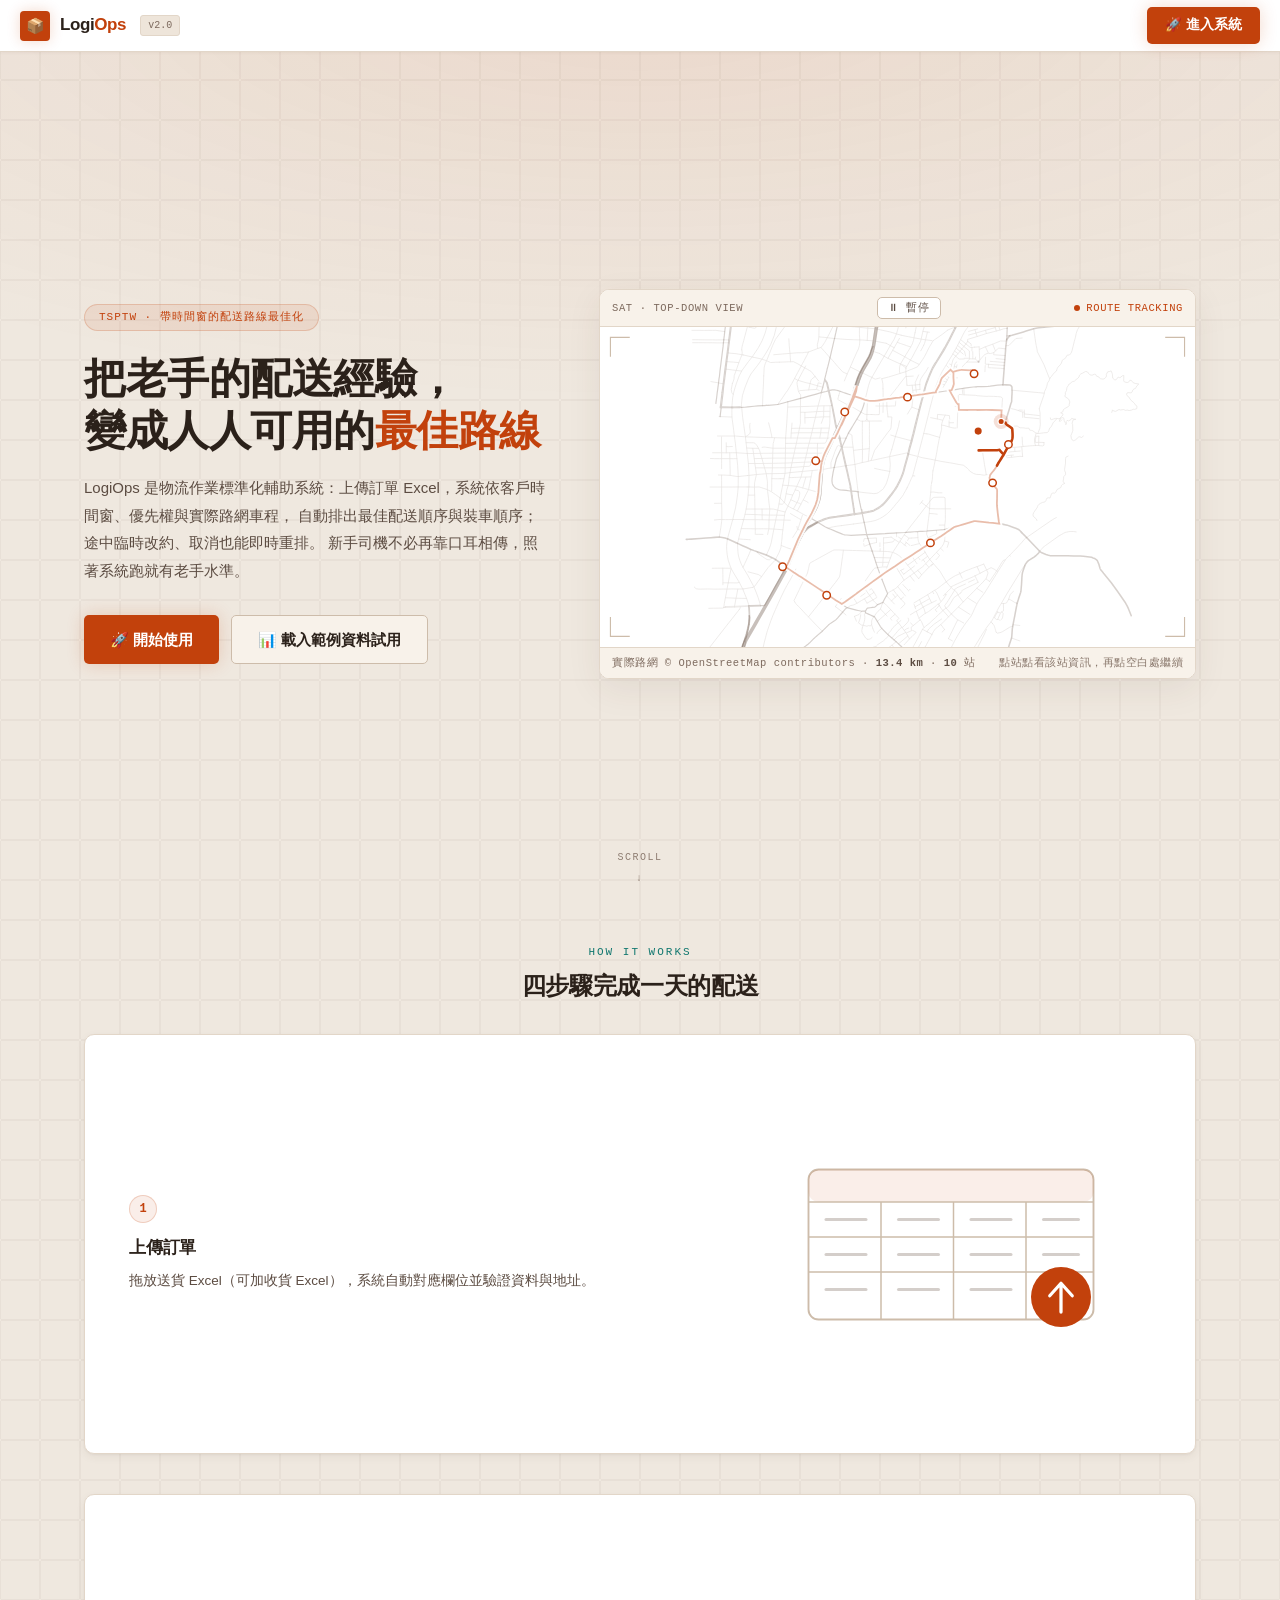
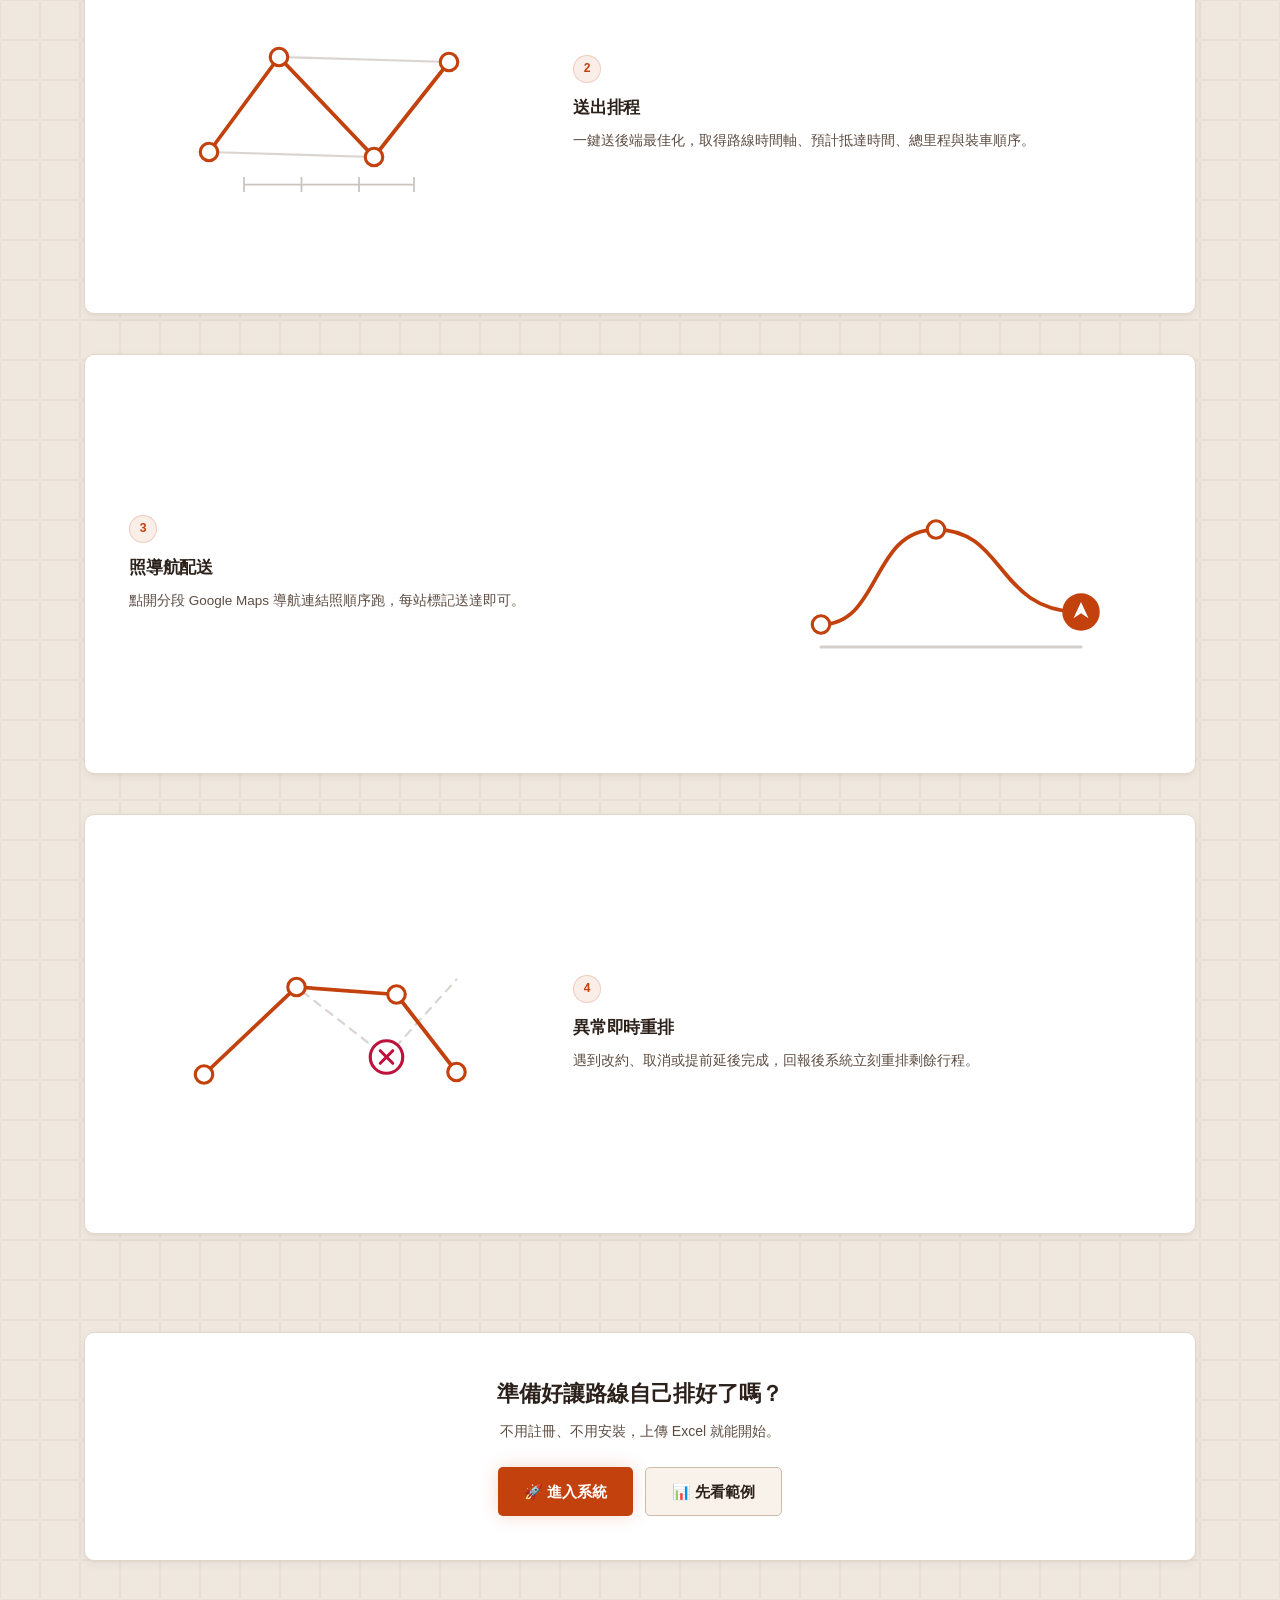
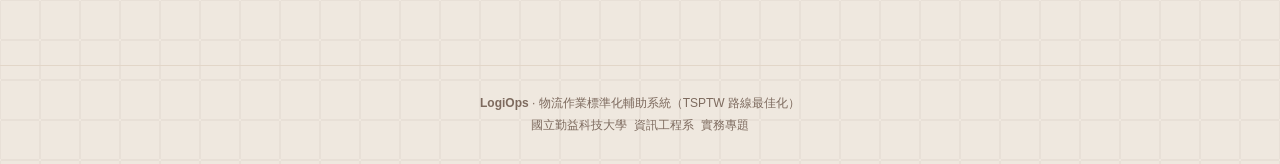
<file: index.html>
<!DOCTYPE html>
<html lang="zh-TW">
<head>
<meta charset="UTF-8">
<meta name="viewport" content="width=device-width, initial-scale=1.0">
<title>LogiOps · 智慧物流排程系統 — 首頁</title>
<meta name="description" content="LogiOps：物流作業標準化輔助系統。上傳訂單 Excel，以 TSPTW 演算法自動排出含時間窗的最佳配送路線，支援臨時事件重排、裝車順序與收貨接續。">
<link rel="stylesheet" href="style.css?v=20260814b" />
<style>
/* ── 首頁專用樣式（沿用 style.css 設計 tokens）────────────── */
.lp-main{max-width:1160px;margin:0 auto;padding:0 24px 60px}
/* 頁首上緣一層暖橘光暈，讓首頁一進來就定調色溫（不是純白底貼元件） */
body::before{content:'';position:fixed;inset:0 0 auto 0;height:560px;pointer-events:none;z-index:0;
  background:radial-gradient(120% 100% at 50% 0%,rgba(var(--amb-rgb),.09) 0%,rgba(var(--amb-rgb),.03) 42%,transparent 72%)}
header,.lp-main,.lp-foot{position:relative;z-index:1}
/* Hero：文字在左、路線動畫在右（窄螢幕改為上下堆疊並置中）。
   高度撐滿第一屏，讓首屏就是主頁，後面四步驟靠捲動帶出。 */
/* min-height 用 svh：手機瀏覽器的 100vh 是「網址列收起後」的高度，
   用 vh 會讓第一屏比實際可視區高一截，捲動提示被壓到看不到。
   先寫 vh 給不支援的舊瀏覽器當退路，再用 svh 覆蓋。 */
.lp-hero{display:grid;grid-template-columns:minmax(0,.88fr) minmax(0,1.12fr);gap:46px;
         align-items:center;padding:56px 0 40px;
         min-height:calc(100vh - var(--hh));
         min-height:calc(100svh - var(--hh));position:relative}
.lp-hero-badge{display:inline-block;font-family:var(--mono);font-size:11px;color:var(--amb);background:var(--amb-d);border:1px solid var(--amb-g);border-radius:20px;padding:4px 14px;letter-spacing:1px;margin-bottom:22px}
.lp-hero h1{font-size:clamp(28px,3.5vw,42px);line-height:1.25;letter-spacing:-.5px;margin-bottom:16px}
.lp-hero h1 em{color:var(--amb);font-style:normal}
.lp-hero-sub{font-size:15px;color:var(--txt2);margin:0 0 30px;line-height:1.85}
.lp-cta{display:flex;gap:12px;flex-wrap:wrap}
.lp-final .lp-cta{justify-content:center}
.lp-btn{display:inline-flex;align-items:center;gap:8px;border-radius:var(--r);padding:12px 26px;font-size:15px;font-weight:700;font-family:var(--sans);text-decoration:none;transition:transform var(--ease),box-shadow var(--ease),background var(--ease);cursor:pointer}
.lp-btn-amb{background:var(--amb);color:var(--on-accent);box-shadow:0 0 18px var(--amb-g)}
.lp-btn-amb:hover{transform:translateY(-2px);box-shadow:0 4px 24px var(--amb-g)}
.lp-btn-ghost{background:var(--sur2);color:var(--txt);border:1px solid var(--bdr2)}
.lp-btn-ghost:hover{border-color:var(--amb);color:var(--amb)}
.lp-sec{padding:44px 0}
.lp-sec-hd{text-align:center;margin-bottom:30px}
.lp-sec-hd .k{font-family:var(--mono);font-size:11px;color:var(--cyn);letter-spacing:2px;text-transform:uppercase}
.lp-sec-hd h2{font-size:24px;margin-top:6px;letter-spacing:-.3px}
.lp-sec-hd p{color:var(--txt2);margin-top:8px;font-size:14px}
/* 使用流程：一列一步，文字與示意圖左右交錯 */
/* 每步給足高度，捲動時大致一屏一步，四個介紹才會一個一個進場 */
.lp-steps{display:flex;flex-direction:column;gap:40px}
.lp-step{display:flex;align-items:center;gap:44px;background:var(--sur);border:1px solid var(--bdr);
         border-radius:var(--rl);padding:40px 44px;box-shadow:var(--card-sh);
         min-height:min(56vh,420px)}
.lp-step:nth-child(even){flex-direction:row-reverse}
.st-txt{flex:1 1 0;min-width:0}
.st-vis{flex:0 0 46%;max-width:400px}
.st-vis svg{display:block;width:100%;height:auto}
.lp-step .no{font-family:var(--mono);font-size:12px;font-weight:700;color:var(--amb);background:var(--amb-d);border:1px solid var(--amb-g);border-radius:50%;width:28px;height:28px;display:grid;place-items:center;margin-bottom:12px}
.lp-step h3{font-size:17px;margin-bottom:8px;letter-spacing:-.2px}
.lp-step p{font-size:13.5px;color:var(--txt2);line-height:1.8}

/* 示意圖線稿：與地圖動畫同一套單色語彙 */
.st-vis .v-card{fill:var(--sur);stroke:var(--bdr2);stroke-width:1.5}
.st-vis .v-fill{fill:var(--amb-d)}
.st-vis .v-fill-solid{fill:var(--on-accent)}
.st-vis .v-line{fill:none;stroke:var(--bdr2);stroke-width:1.2}
.st-vis .v-dash{fill:none;stroke:var(--txt3);stroke-width:2.4;stroke-linecap:round;opacity:.32}
.st-vis .v-route{fill:none;stroke:var(--amb);stroke-width:3;stroke-linecap:round;stroke-linejoin:round}
.st-vis .v-ghost{fill:none;stroke:var(--txt3);stroke-width:1.8;stroke-linecap:round;stroke-linejoin:round;opacity:.28}
.st-vis .v-dashed{stroke-dasharray:6 6}
.st-vis .v-node{fill:var(--sur);stroke:var(--amb);stroke-width:2.5}
.st-vis .v-badge{fill:var(--amb)}
.st-vis .v-badge-x{fill:var(--sur);stroke:var(--red);stroke-width:2.5}
.st-vis .v-x{stroke:var(--red);stroke-width:2.5;stroke-linecap:round;fill:none}
.st-vis .v-arrow{fill:none;stroke:var(--on-accent);stroke-width:2.6;stroke-linecap:round;stroke-linejoin:round}
.st-vis .v-tick{fill:none;stroke:var(--txt3);stroke-width:1.4;opacity:.4}

/* ── 捲動進場動畫（見 landing_scroll.js）──────────────────────
   元素預設先隱藏並偏移，進入視窗時由 JS 加上 .in 還原。
   .no-js-reveal 由 JS 於啟動時掛到 <html>：沒有 JS 或不支援時全部維持可見。 */
.lp-scroll-cue{position:absolute;left:50%;bottom:14px;transform:translateX(-50%);
  display:flex;flex-direction:column;align-items:center;gap:5px;
  font-family:var(--mono);font-size:10px;letter-spacing:1.5px;color:var(--txt3);
  text-transform:uppercase;pointer-events:none;opacity:.85}
.lp-scroll-cue span{animation:cueBob 2s ease-in-out infinite}
@keyframes cueBob{0%,100%{transform:translateY(0);opacity:.5}50%{transform:translateY(5px);opacity:1}}

.reveal-on .reveal{opacity:0;transform:translateY(26px);
  transition:opacity .7s cubic-bezier(.2,.6,.2,1),transform .7s cubic-bezier(.2,.6,.2,1)}
.reveal-on .reveal.in{opacity:1;transform:none}

/* 步驟：文字與示意圖從相反方向滑入，方向跟著該列的左右交錯 */
.reveal-on .lp-step .st-txt{opacity:0;transform:translateX(-30px)}
.reveal-on .lp-step .st-vis{opacity:0;transform:translateX(30px)}
.reveal-on .lp-step:nth-child(even) .st-txt{transform:translateX(30px)}
.reveal-on .lp-step:nth-child(even) .st-vis{transform:translateX(-30px)}
.reveal-on .lp-step .st-txt,.reveal-on .lp-step .st-vis{
  transition:opacity .65s cubic-bezier(.2,.6,.2,1),transform .65s cubic-bezier(.2,.6,.2,1)}
.reveal-on .lp-step.in .st-txt,.reveal-on .lp-step.in .st-vis{opacity:1;transform:none}
.reveal-on .lp-step.in .st-vis{transition-delay:.12s}
/* 保險：視窗很高、多個步驟同時進場時仍依序錯開，不會一次全亮 */
.reveal-on .lp-step:nth-child(2).in .st-txt{transition-delay:.1s}
.reveal-on .lp-step:nth-child(2).in .st-vis{transition-delay:.22s}
.reveal-on .lp-step:nth-child(3).in .st-txt{transition-delay:.2s}
.reveal-on .lp-step:nth-child(3).in .st-vis{transition-delay:.32s}
.reveal-on .lp-step:nth-child(4).in .st-txt{transition-delay:.3s}
.reveal-on .lp-step:nth-child(4).in .st-vis{transition-delay:.42s}

/* 示意圖進場時把主路線描出來，節點隨後依序浮現 */
.reveal-on .st-vis .v-route{stroke-dasharray:1;stroke-dashoffset:1}
.reveal-on .lp-step.in .st-vis .v-route{animation:stDraw 1.05s .3s cubic-bezier(.4,0,.2,1) forwards}
@keyframes stDraw{to{stroke-dashoffset:0}}
.reveal-on .st-vis .v-node circle{opacity:0;transform-box:fill-box;transform-origin:center;
  transform:scale(.3);transition:opacity .3s,transform .3s cubic-bezier(.3,1.5,.5,1)}
.reveal-on .lp-step.in .st-vis .v-node circle{opacity:1;transform:none}
.reveal-on .lp-step.in .st-vis .v-node circle:nth-child(1){transition-delay:.55s}
.reveal-on .lp-step.in .st-vis .v-node circle:nth-child(2){transition-delay:.72s}
.reveal-on .lp-step.in .st-vis .v-node circle:nth-child(3){transition-delay:.89s}
.reveal-on .lp-step.in .st-vis .v-node circle:nth-child(4){transition-delay:1.06s}

@media (prefers-reduced-motion:reduce){
  .lp-scroll-cue span{animation:none}
  .reveal-on .reveal,.reveal-on .lp-step .st-txt,.reveal-on .lp-step .st-vis,
  .reveal-on .st-vis .v-node circle{opacity:1;transform:none;transition:none}
  .reveal-on .st-vis .v-route{stroke-dasharray:none;stroke-dashoffset:0;animation:none}
}
.lp-final{text-align:center;background:var(--sur);border:1px solid var(--bdr);border-radius:var(--rl);padding:44px 24px;margin-top:10px;box-shadow:var(--card-sh)}
.lp-final h2{font-size:22px;margin-bottom:10px}
.lp-final p{color:var(--txt2);font-size:14px;margin-bottom:24px}
.lp-foot{border-top:1px solid var(--bdr);padding:26px 24px;text-align:center;color:var(--txt3);font-size:12px;line-height:1.9}
.lp-foot .mono{font-family:var(--mono)}

/* ── 衛星俯瞰路線軌道動畫 ─────────────────────────────────────
   底圖為真實 OSM 路網線稿，路線以 Dijkstra 沿實際道路計算
   （見 scripts/build_landing_map.py）。單色：只用 --amb 與中性灰階。 */
.sat{position:relative;margin:0;min-width:0;background:var(--sur);border:1px solid var(--bdr);
     border-radius:var(--rl);overflow:hidden;box-shadow:0 10px 34px rgba(var(--sh-rgb),.08)}
.sat svg{display:block;width:100%;height:auto;touch-action:manipulation}
.sat-bar{display:flex;align-items:center;justify-content:space-between;gap:10px;padding:7px 12px;
         border-bottom:1px solid var(--bdr);background:var(--sur2);font-family:var(--mono);
         font-size:10.5px;color:var(--txt3);letter-spacing:.6px}
.sat-bar .live{display:inline-flex;align-items:center;gap:6px;color:var(--amb);text-transform:uppercase}
.sat-bar .live i{width:6px;height:6px;border-radius:50%;background:var(--amb);animation:satBlink 1.6s ease-in-out infinite}
.sat-bar.paused .live i{animation:none;opacity:.3}
@keyframes satBlink{0%,100%{opacity:1}50%{opacity:.25}}
.sat-btn{font-family:var(--mono);font-size:10.5px;letter-spacing:.6px;color:var(--txt2);background:var(--sur);
         border:1px solid var(--bdr2);border-radius:var(--r);padding:3px 10px;cursor:pointer;
         transition:color var(--ease),border-color var(--ease),background var(--ease)}
.sat-btn:hover{color:var(--amb);border-color:var(--amb);background:var(--amb-d)}
.sat-btn:focus-visible{outline:2px solid var(--amb);outline-offset:2px}

/* 路網線稿：同一個暖色墨色，靠線寬與濃度分幹道／次要道／巷弄三層，不靠顏色 */
.sat-roads{stroke:var(--txt3)}
.rd-major{opacity:.42}
.rd-mid{opacity:.3}
.rd-minor{opacity:.19}

.sat-casing{stroke:var(--sur);stroke-width:7.5;opacity:.95}
.sat-base{stroke:var(--amb);stroke-width:2.4;opacity:.34}
.sat-trace{stroke:var(--amb);stroke-width:3.4;stroke-linecap:round}

/* 站點：預設安靜，車輛經過或使用者互動時才亮起 */
.sat-stop{cursor:pointer}
.sat-stop .sat-hit{fill:transparent}
.sat-stop .sat-dot{fill:var(--sur);stroke:var(--amb);stroke-width:2;transition:all var(--ease)}
.sat-stop.is-depot .sat-dot{fill:var(--amb);stroke:var(--sur);stroke-width:2.5}
.sat-stop .sat-ping{fill:none;stroke:var(--amb);stroke-width:2;opacity:0}
.sat-stop:hover .sat-dot,.sat-stop:focus-visible .sat-dot,.sat-stop.on .sat-dot{stroke-width:3;r:7}
.sat-stop.is-depot:hover .sat-dot,.sat-stop.is-depot.on .sat-dot{r:8}
/* 滑鼠點擊不顯示預設焦點框；鍵盤操作改用站點外圈當焦點指示 */
.sat-stop:focus{outline:none}
.sat-stop:focus-visible .sat-ping{opacity:.9;r:11}
.sat-stop.hit .sat-ping{animation:satPing .9s ease-out}
@keyframes satPing{0%{opacity:.75;r:6}100%{opacity:0;r:18}}

/* 站點資訊卡：跟著游標／焦點的站點浮動 */
.sat-tip{position:absolute;pointer-events:none;transform:translate(-50%,-100%);
         background:var(--sur);border:1px solid var(--bdr2);border-radius:var(--r);
         padding:7px 11px;box-shadow:0 6px 20px rgba(var(--sh-rgb),.16);white-space:nowrap;
         opacity:0;transition:opacity var(--ease);z-index:2}
.sat-tip.on{opacity:1}
.sat-tip .t-nm{font-size:12.5px;font-weight:700;color:var(--txt)}
.sat-tip .t-et{font-family:var(--mono);font-size:11px;color:var(--txt3);margin-top:2px}
.sat-foot{display:flex;align-items:center;justify-content:space-between;gap:10px;padding:7px 12px;
          border-top:1px solid var(--bdr);background:var(--sur2);font-family:var(--mono);
          font-size:10.5px;color:var(--txt3);letter-spacing:.5px}
.sat-foot b{color:var(--txt2);font-weight:700}
.sat-hint{color:var(--txt3);opacity:.9}

@media (prefers-reduced-motion: reduce){
  .sat-bar .live i{animation:none}
}
/* 窄螢幕：左右兩欄一律改回上下堆疊，交錯順序取消 */
@media(max-width:900px){
  .lp-hero{grid-template-columns:1fr;gap:34px;text-align:center;padding:52px 0 40px}
  .lp-hero-sub{max-width:640px;margin:0 auto 28px}
  .lp-hero .lp-cta{justify-content:center}
  /* min-height 是給桌機「一屏一步」用的；堆疊後內容只有約 330px，
     照著撐到 420px 會在每張卡下方留一大塊死白，四張加起來多滑近 400px。 */
  .lp-step,.lp-step:nth-child(even){flex-direction:column;align-items:flex-start;gap:20px;padding:24px;
    min-height:0}
  /* 示意圖不要滿版：置中並限寬，才不會一張線稿吃掉半個螢幕 */
  .st-vis{flex:none;width:100%;max-width:320px;margin:0 auto;order:-1}
}
@media(max-width:640px){
  .sat{margin-top:26px}
  .sat-bar .sat-loc,.sat-hint{display:none}
  .sat-tip{padding:5px 8px}
  .sat-tip .t-nm{font-size:11.5px}
  /* 手機：整頁節奏收緊一階，段落間距不要比內容還高 */
  .lp-main{padding:0 16px 44px}
  .lp-hero{padding:36px 0 28px;gap:26px}
  .lp-hero-sub{font-size:14px;line-height:1.75;margin-bottom:24px}
  .lp-hero-badge{margin-bottom:16px}
  .lp-btn{padding:12px 20px;font-size:14.5px}
  .lp-sec{padding:30px 0}
  .lp-sec-hd{margin-bottom:22px}
  .lp-sec-hd h2{font-size:21px}
  .lp-steps{gap:22px}
  .lp-step,.lp-step:nth-child(even){padding:22px 20px;gap:16px}
  .st-vis{max-width:280px}
  .lp-final{padding:32px 20px}
  .lp-final h2{font-size:20px}
}
</style>
</head>
<body>

<!-- ══ HEADER（沿用系統頁樣式）═══════════════════════════════ -->
<header>
  <div class="brand">
    <div class="brand-mark">📦</div>
    <span class="brand-name">Logi<em>Ops</em></span>
    <span class="brand-tag">v2.0</span>
  </div>
  <div class="hdr-r">
    <a class="lp-btn lp-btn-amb" href="app.html" style="padding:8px 18px;font-size:13.5px">🚀 進入系統</a>
  </div>
</header>

<main class="lp-main">

  <!-- ── HERO ─────────────────────────────────────────────── -->
  <section class="lp-hero">
    <div class="lp-hero-txt">
      <div class="lp-hero-badge">TSPTW · 帶時間窗的配送路線最佳化</div>
      <h1>把老手的配送經驗，<br>變成人人可用的<em>最佳路線</em></h1>
      <p class="lp-hero-sub">
        LogiOps 是物流作業標準化輔助系統：上傳訂單 Excel，系統依客戶時間窗、優先權與實際路網車程，
        自動排出最佳配送順序與裝車順序；途中臨時改約、取消也能即時重排。
        新手司機不必再靠口耳相傳，照著系統跑就有老手水準。
      </p>
      <div class="lp-cta">
        <a class="lp-btn lp-btn-amb" href="app.html">🚀 開始使用</a>
        <a class="lp-btn lp-btn-ghost" href="app.html?fixture=bast">📊 載入範例資料試用</a>
      </div>
    </div>

    <!-- ── 衛星俯瞰路線軌道動畫 ─────────────────────────────────
         底圖：OpenStreetMap 實際路網線稿（ODbL）。
         路線：對 OSM 路網建圖後以 Dijkstra 逐段求最短路徑，因此沿實際道路走。
         頁面刻意不顯示地名、店名與經緯度，站點只以「第 N 站」與預計抵達時間呈現。
         路網、路線與站點座標皆由 scripts/build_landing_map.py 產生後注入下方標記區塊，
         請勿手改標記內的內容。 -->
    <div class="lp-scroll-cue" aria-hidden="true">Scroll<span>&#8595;</span></div>

    <div class="sat" id="sat">
      <div class="sat-bar" id="satBar">
        <span class="sat-loc">SAT · TOP-DOWN VIEW</span>
        <button class="sat-btn" id="satToggle" type="button">&#9208; 暫停</button>
        <span class="live"><i></i>ROUTE TRACKING</span>
      </div>

      <svg id="satSvg" viewBox="0 0 800 430" xmlns="http://www.w3.org/2000/svg"
           role="img" aria-label="路網線稿上的配送路線動畫，車輛沿道路依序繞經 10 個站點後回到公司。可點選站點查看該站預計抵達時間。">
        <defs>
          <radialGradient id="vig" cx=".5" cy=".5" r=".8">
            <stop offset=".7" stop-color="#ffffff" stop-opacity="0"/>
            <stop offset="1"  stop-color="#ffffff" stop-opacity=".45"/>
          </radialGradient>
        </defs>

        <rect width="800" height="430" fill="var(--sur)"/>

        <!-- SAT:MAP:BEGIN -->
        <g class="sat-roads" fill="none" stroke-linecap="round" stroke-linejoin="round">
          <g class="rd-minor" stroke-width="0.8">
            <path d="M532.6 410.2 531.3 405.7 530.2 402.1 529.5 400.9 527.6 398.5"/>
            <path d="M352.3 249.6 352.8 248.2 353.1 245.6 351.4 245.5"/>
          </g>
          <g class="rd-minor" stroke-width="0.9">
            <path d="M216.0 374.7 212.7 364.1 210.3 357.6 206.9 349.3 201.4 339.0 198.5 333.6 193.7 325.6 192.3 323.3 189.9 318.8 188.1 314.1 186.9 310.4 186.0 306.6 185.6 303.8 185.4 301.6 185.1 296.7 185.0 291.0"/>
            <path d="M163.4 199.1 163.5 206.6 163.5 215.2 163.5 222.1 163.5 233.7 163.5 236.0 163.8 247.3 163.8 258.9 163.5 261.9 162.5 269.4 161.9 273.1 161.5 275.7 160.4 282.3"/>
            <path d="M414.0 169.9 412.1 169.4 405.7 170.8 389.4 174.3 379.9 176.3 376.8 177.0 366.5 179.3 364.5 179.5 361.5 180.3 357.1 181.4 352.6 182.3 347.3 183.6 342.8 184.8"/>
            <path d="M330.8 149.5 324.4 149.4 321.6 149.5 315.8 149.4"/>
            <path d="M179.5 258.9 172.4 259.0 168.6 259.0 163.8 258.9 160.0 258.9 153.8 259.5"/>
            <path d="M185.9 201.1 182.7 200.8 178.4 200.1 175.0 199.5 170.6 199.3 166.6 199.1 163.4 199.1 159.1 199.0"/>
            <path d="M177.4 108.6 177.3 112.3 177.4 121.0 177.8 124.3 178.8 131.6 179.8 139.2 180.0 141.1 180.7 146.6"/>
            <path d="M190.5 108.0 190.1 106.6 190.2 103.9 190.5 100.8 190.7 98.5 191.1 95.2 191.5 92.3 192.9 87.7 195.2 80.6 199.5 69.8 202.9 63.2 208.1 56.4 211.4 52.2 214.4 48.1 217.6 43.3 219.9 40.1 223.2 34.9 227.1 28.2 229.3 24.1 234.3 11.4 237.1 -0.2 238.5 -10.8 239.1 -18.2 239.2 -22.3 238.9 -26.6 238.7 -29.3 237.5 -39.1 236.4 -45.5 235.9 -48.9 235.4 -51.2 234.8 -54.3 234.3 -58.9 234.0 -61.3 233.8 -63.2 233.8 -67.9 234.5 -70.9 235.6 -73.2 237.6 -76.8 243.4 -85.4 245.1 -88.3 245.8 -89.6"/>
            <path d="M327.3 300.1 326.8 303.6 326.2 308.6 325.6 312.1 324.2 322.6 323.4 328.1 322.7 333.3 322.0 336.0 318.7 340.6 316.7 343.4 314.0 346.7 308.1 354.4 304.6 358.9 301.2 363.2 300.0 364.7 293.2 373.6 283.3 386.0 280.3 389.8"/>
            <path d="M415.0 170.9 426.2 173.8"/>
            <path d="M414.0 169.9 415.0 170.9"/>
            <path d="M443.3 312.5 448.4 318.4 450.5 320.7 453.3 323.9 456.4 327.3 457.5 328.9 458.5 330.7 459.8 332.9 462.7 337.7 465.6 342.6 468.2 345.9 469.5 347.3 470.6 348.6 471.6 349.6 472.6 350.7 473.9 351.9 475.2 353.0 476.7 354.2 479.2 356.1 481.0 359.3"/>
            <path d="M373.4 373.4 371.1 371.5 369.1 369.6 368.2 368.7 366.9 367.0 362.7 361.2 355.2 350.8"/>
            <path d="M423.3 200.3 420.5 200.1 420.9 198.4 422.1 193.9 423.3 189.3 425.8 180.0 426.7 176.4 427.3 174.1 427.8 172.0 435.0 144.2"/>
            <path d="M516.0 318.8 519.9 326.7 521.8 330.8 519.4 338.0 514.9 343.1 511.5 346.5 507.1 350.9 502.8 355.3 499.0 359.1 494.2 363.9 490.1 368.0 488.5 369.6"/>
            <path d="M571.5 320.2 570.4 321.6 568.9 323.4 546.3 360.1 540.3 370.5 539.4 372.1 536.3 377.0 534.1 381.4 532.2 385.0 528.7 391.8 527.5 394.0 525.8 396.6 523.4 399.5 519.1 405.2 517.1 408.4 515.3 411.1 511.5 417.2 504.7 428.3 501.1 434.1 498.1 439.2 496.9 441.2 492.7 449.5 490.1 454.8 488.5 458.1 485.6 464.9 482.4 472.4 475.2 490.0 474.3 492.4"/>
            <path d="M471.6 349.6 475.4 347.7 480.8 345.1 484.5 343.5 486.3 342.6 489.3 341.2 497.1 337.9 498.9 337.1 502.3 335.6 503.8 334.8 507.3 333.1 509.9 331.8 511.1 331.2 515.0 329.1 518.3 327.4 519.9 326.7 523.3 324.9 525.9 323.6 530.0 325.6 532.7 327.5"/>
            <path d="M545.1 313.0 542.1 314.0 540.1 316.8 538.8 319.1 533.4 327.9 531.0 331.6 528.6 335.1 526.2 338.7 523.9 342.2"/>
            <path d="M472.4 385.9 477.4 390.6 478.6 391.7 480.6 393.6 484.4 395.5 489.1 398.1"/>
            <path d="M523.9 342.2 521.5 340.5 519.1 338.8"/>
            <path d="M508.4 343.3 501.4 346.9 496.0 349.5 493.0 350.9 487.7 353.8 486.3 354.8"/>
            <path d="M491.3 345.7 479.5 350.8 478.4 352.1 476.7 352.9"/>
            <path d="M484.9 357.7 486.4 356.0"/>
            <path d="M483.1 329.7 484.0 331.6 486.2 336.3 486.9 337.7"/>
            <path d="M508.5 325.5 509.4 327.4 510.0 328.8 511.1 331.2"/>
            <path d="M503.3 339.8 498.9 341.7 495.5 343.2"/>
            <path d="M497.6 386.6 486.4 379.5 481.8 376.5"/>
            <path d="M506.0 371.6 495.7 365.1 494.2 363.9"/>
            <path d="M514.8 356.7 506.7 351.4"/>
            <path d="M443.3 312.5 437.9 318.4 435.7 320.6 433.1 323.0 429.8 325.3 427.8 326.8 426.3 328.1 423.5 330.0 422.4 330.8 421.2 331.6 418.5 333.5 417.0 334.7 415.7 335.5 410.9 339.0 408.9 340.4 406.2 342.7 404.4 344.6 402.6 346.5 400.3 349.1 398.7 350.7 397.4 351.6 396.0 352.5 394.4 353.4 392.4 354.6 389.3 356.3 386.9 357.9"/>
            <path d="M452.5 303.1 456.6 307.1 454.3 310.2 451.8 312.9"/>
            <path d="M457.8 297.4 461.5 301.0"/>
            <path d="M588.9 272.5 606.2 260.6 610.6 257.8 612.3 256.9 613.6 256.3"/>
            <path d="M587.5 260.2 586.8 258.3 582.6 254.5 582.2 252.5 583.1 249.7 586.5 244.7 587.6 243.3 588.3 241.6 589.1 239.7 590.5 238.3 591.9 237.3 595.0 235.9 598.1 235.3 599.6 233.5 600.1 232.0 600.9 230.2 603.0 229.6 605.2 230.0 606.6 225.7 607.2 224.1 609.1 223.1 611.1 223.5 612.7 222.5 614.5 218.6 619.8 215.7 620.5 213.0 621.9 211.7 625.1 210.2 622.6 208.1 623.3 204.3 623.5 201.3 625.8 198.8 626.1 196.2 624.9 193.5 624.7 191.4 626.0 183.0 625.9 178.8 626.1 176.7 626.4 175.1 629.4 173.6"/>
            <path d="M437.2 303.0 428.1 309.7 423.0 313.5 413.7 320.3"/>
            <path d="M426.2 318.2 425.1 316.6 423.2 313.9 418.7 307.1"/>
            <path d="M434.6 312.8 436.8 316.0"/>
            <path d="M440.6 308.3 437.0 311.0 434.6 312.8 432.7 314.3"/>
            <path d="M417.8 325.2 422.8 321.4"/>
            <path d="M401.8 328.7 408.9 340.4"/>
            <path d="M417.8 325.2 409.9 331.2"/>
            <path d="M397.2 321.3 401.8 328.7"/>
            <path d="M404.3 327.3 405.6 329.1 407.1 330.9 408.2 332.4"/>
            <path d="M433.7 297.3 430.6 292.6 429.6 291.3 428.3 288.5 427.9 286.8 427.6 284.6 427.2 278.2 427.1 276.4"/>
            <path d="M452.2 273.3 452.9 277.4 452.1 278.5 449.6 279.5 446.5 281.0 441.9 282.9"/>
            <path d="M429.6 291.3 426.2 292.0 421.4 293.3 418.4 293.9"/>
            <path d="M415.3 284.0 413.6 287.1"/>
            <path d="M427.5 283.2 422.0 283.6 418.5 283.8"/>
            <path d="M418.5 283.8 415.3 284.0 412.6 281.9 409.1 279.5"/>
            <path d="M447.3 318.9 445.4 321.6"/>
            <path d="M437.9 318.4 441.2 321.8 442.3 323.1"/>
            <path d="M445.3 320.0 443.6 321.8 442.3 323.1 441.3 324.0 436.8 328.8 432.5 333.2 429.7 336.9 428.5 338.3"/>
            <path d="M428.2 328.2 431.6 332.2 432.5 333.2"/>
            <path d="M422.4 341.6 419.4 337.8 417.0 334.7"/>
            <path d="M410.7 361.6 407.7 357.9 406.0 355.9 402.8 352.2 400.3 349.1"/>
            <path d="M407.3 346.3 408.2 347.5 412.5 351.9 414.3 354.0"/>
            <path d="M380.5 370.4 383.4 372.3 385.6 374.5 390.9 380.0 394.6 384.0 396.7 386.3 401.9 391.7 398.9 395.1 401.1 397.7 403.5 400.6 406.0 403.9 409.2 408.1 411.1 410.7 412.2 412.4 413.9 415.5 414.7 416.7 416.1 419.3"/>
            <path d="M368.4 356.8 364.8 359.3 362.9 360.5"/>
            <path d="M362.6 353.5 365.0 351.8 368.4 356.8 370.3 359.8 371.4 362.0"/>
            <path d="M362.7 361.2 355.5 365.5 351.3 368.0 345.4 371.5 343.9 372.3 342.7 373.0 340.5 373.9 336.5 374.7 333.5 377.0 331.9 377.4"/>
            <path d="M345.4 371.5 342.9 367.4 341.3 364.9 339.5 362.4"/>
            <path d="M350.6 362.2 352.6 360.8 356.5 358.0"/>
            <path d="M359.0 371.3 366.9 367.0 369.2 365.6 372.2 363.7"/>
            <path d="M380.5 370.4 378.7 374.3 378.3 376.0 377.7 377.8 376.9 379.4 373.8 382.2 372.4 383.9 370.8 385.9 368.5 389.5"/>
            <path d="M356.9 384.3 355.8 386.2 355.2 387.4 356.1 388.3 356.1 391.0 355.9 393.2 355.4 395.9 354.6 398.6 353.9 400.7 352.7 404.6"/>
            <path d="M376.9 379.4 378.2 380.4 379.2 381.3"/>
            <path d="M390.9 380.0 387.2 383.3 383.8 386.4 380.2 389.6 376.6 392.7 373.6 395.3"/>
            <path d="M379.7 381.9 381.8 384.2 383.8 386.4"/>
            <path d="M396.7 386.3 392.8 389.6 390.5 391.7 392.2 394.2"/>
            <path d="M383.8 386.4 386.0 388.7"/>
            <path d="M386.9 413.2 391.0 408.5 392.5 406.1 393.9 404.3 395.7 402.5 398.9 399.7 400.1 398.7 401.1 397.7 402.9 396.0 404.6 394.7"/>
            <path d="M395.5 420.8 398.1 418.1 400.6 416.0 405.1 413.7 411.1 410.7"/>
            <path d="M392.4 418.1 395.2 415.0 397.5 412.3 399.9 409.5 402.9 406.0 405.0 404.4 406.8 403.8 408.7 402.2 413.1 397.7 414.8 395.3 415.2 393.9 414.3 391.5"/>
            <path d="M409.0 427.2 410.7 425.4 414.8 420.9 416.1 419.3 419.5 416.3 425.0 410.7"/>
            <path d="M413.9 415.5 401.4 426.1"/>
            <path d="M417.6 398.0 419.9 400.1 421.2 401.5 418.4 403.6 418.7 407.4"/>
            <path d="M435.7 404.1 434.9 402.5 433.1 398.0 432.2 395.9 430.5 393.9 429.2 392.2 428.3 390.2 427.7 388.7 427.1 387.2 426.3 384.9 425.4 382.2"/>
            <path d="M417.3 387.0 424.0 382.8 425.4 382.2 427.6 380.9 431.7 378.5 434.6 376.6"/>
            <path d="M429.6 366.6 431.9 371.7 434.1 376.1 435.6 378.7 436.1 380.2 436.6 381.8 437.5 385.1"/>
            <path d="M428.9 391.5 436.3 385.7 441.6 382.8 443.7 381.3 446.9 378.8 449.7 376.7 450.8 375.9 452.4 374.4 453.6 373.1 455.0 372.4"/>
            <path d="M443.2 365.3 439.3 367.5 431.9 371.7 428.5 373.6 425.7 375.2 423.6 376.4"/>
            <path d="M422.4 373.2 423.6 376.4 424.4 378.9"/>
            <path d="M440.6 360.0 443.2 365.3 445.8 370.8"/>
            <path d="M434.6 376.6 437.8 374.8 445.8 370.8 449.8 369.0 452.1 367.8"/>
            <path d="M422.1 371.1 428.9 367.0 433.3 364.3 434.9 363.4 440.6 360.0 447.1 355.7 449.9 354.0 452.4 352.8 453.5 351.9 455.5 350.4 457.4 349.0 459.1 347.6 461.2 346.0 465.6 342.6"/>
            <path d="M449.9 354.0 451.6 355.9 453.0 357.6 454.3 360.5 455.4 363.0 457.9 368.6"/>
            <path d="M447.1 355.7 448.7 358.6"/>
            <path d="M456.2 374.5 452.6 378.5 450.8 380.3 452.9 382.9"/>
            <path d="M455.5 373.1 457.1 371.0 458.4 369.6 462.7 364.3 463.6 362.9 464.4 361.2 465.9 359.3"/>
            <path d="M461.2 381.2 468.7 389.7"/>
            <path d="M465.3 377.9 472.4 385.9"/>
            <path d="M420.8 444.0 424.1 438.1 426.2 434.3 428.2 430.6 430.3 426.8 432.3 423.1"/>
            <path d="M446.1 435.6 437.1 430.6"/>
            <path d="M468.5 419.1 473.8 422.0"/>
            <path d="M458.2 400.1 460.4 402.8 461.4 404.3 463.4 406.9"/>
            <path d="M480.9 393.8 480.2 395.3 477.4 400.9 476.2 403.5 468.5 419.1"/>
            <path d="M550.7 307.0 551.5 308.1"/>
            <path d="M524.8 198.7 522.9 198.5 519.4 198.6 517.2 199.2 515.4 199.2 513.0 198.8 511.2 198.4 506.3 198.2 504.5 197.7 502.4 197.0 497.1 193.8 495.6 191.6 494.3 190.3 491.6 188.1 488.5 185.8 482.6 184.9 474.7 183.3 458.2 180.6 450.7 179.0"/>
            <path d="M439.6 274.3 440.2 270.4 440.5 267.7 440.8 265.4 441.8 257.4 442.7 250.7 442.8 248.1 443.1 244.2"/>
            <path d="M450.7 179.0 448.2 178.5 444.0 177.7 433.2 175.7 428.1 174.3"/>
            <path d="M223.6 306.7 226.9 299.6 228.9 294.5 230.2 290.1 233.8 271.7 236.3 259.4 237.6 253.0 238.9 246.3 240.0 241.6 240.7 237.9 242.1 229.7"/>
            <path d="M352.6 182.3 352.8 177.8 352.9 172.2 352.9 164.5 352.9 161.4 352.9 158.4 352.7 153.4 352.8 149.2 352.7 144.9 352.7 140.6 352.7 136.3 352.8 131.8 352.8 126.7"/>
            <path d="M189.9 271.1 202.9 271.3 208.8 271.4 219.7 271.3 227.1 271.4 233.8 271.7 245.9 272.7"/>
            <path d="M260.4 299.6 256.5 298.5 250.7 296.6 248.9 295.8 243.6 293.8"/>
            <path d="M362.2 126.5 362.3 131.8 362.2 136.1 362.3 140.5 362.3 144.7 362.2 149.1 362.3 153.3 362.4 157.3 362.4 159.5 362.1 163.5 361.7 168.7 360.8 180.5"/>
            <path d="M364.5 179.5 369.3 165.8 373.6 160.0 375.7 157.2 379.9 151.5 387.2 141.6 390.6 137.4 391.3 135.4 391.5 133.3 392.5 121.0 387.2 120.8"/>
            <path d="M375.7 35.5 382.1 39.3"/>
            <path d="M192.3 323.3 194.6 318.2 198.4 310.1 200.7 304.9 203.0 299.1"/>
            <path d="M319.4 -2.7 331.6 -1.4 339.5 -0.4 342.1 -0.2 348.9 0.5 360.1 1.5 369.8 2.3 372.6 2.8 377.3 3.9 389.6 6.5 393.8 7.7 398.6 9.3 405.0 11.0"/>
            <path d="M347.0 221.6 355.0 222.7 359.0 223.1 365.4 223.7 368.2 224.1 372.3 223.6 374.5 222.6 376.3 221.2 377.7 220.1 380.2 218.3 381.3 217.0 384.6 211.3 385.4 209.3 387.3 203.3 387.8 201.6 389.6 194.2"/>
            <path d="M383.0 330.6 386.1 322.6 388.4 316.4 390.6 310.5 392.7 304.8 393.6 303.1 394.4 301.8 402.3 289.7 403.3 288.2 405.3 285.1 407.2 282.3 409.1 279.5 410.2 277.9 411.5 276.1"/>
            <path d="M408.3 313.6 406.1 311.0 405.1 310.0 403.0 308.2 401.4 307.0 399.2 305.6 397.1 304.4 394.8 303.5 392.6 302.9 390.4 302.4 386.7 301.9 381.3 301.7 376.6 301.6 371.5 301.4 365.9 301.3"/>
            <path d="M365.9 301.3 362.5 301.1 358.7 301.0 354.6 300.9 345.1 300.6 339.5 300.5 327.3 300.1 321.0 299.8 319.0 299.8 314.6 299.8 312.8 300.6 309.5 302.4 298.5 308.5 295.1 310.3 288.7 313.9 283.7 316.6 282.5 317.3 281.7 318.5 280.4 324.8 279.0 330.8 277.9 333.1 276.5 335.8 274.8 339.1"/>
            <path d="M281.5 256.0 278.5 261.1 274.8 268.2"/>
            <path d="M274.8 268.2 280.5 262.8 284.4 257.5"/>
            <path d="M284.4 257.5 286.8 253.5 290.9 245.9 293.3 240.6 295.3 233.7 296.5 228.7 297.2 224.2 298.0 214.2 298.8 203.1 299.5 197.5 299.9 191.5"/>
            <path d="M323.8 132.9 325.2 130.9 336.4 106.1 342.3 93.2"/>
            <path d="M341.0 92.7 343.4 87.1 349.0 71.4 350.8 66.6"/>
            <path d="M296.7 191.9 285.4 193.0 272.2 194.2 255.5 195.8"/>
            <path d="M330.0 186.7 328.4 186.9 322.5 187.9 314.9 188.9"/>
            <path d="M372.6 2.8 373.5 0.7 374.0 -2.8 376.7 -15.5 377.2 -18.7 377.6 -20.1 381.3 -30.5 381.7 -32.1 388.5 -52.0 389.1 -54.6 389.6 -57.7"/>
            <path d="M342.3 93.2 344.3 87.6 346.4 81.5 349.4 71.7 350.1 69.2 350.8 66.6"/>
            <path d="M339.0 92.0 338.0 94.4 336.5 97.9 333.4 105.0 331.6 108.8 323.5 126.4 322.7 128.3 320.6 132.8 319.7 134.3 318.7 136.3"/>
            <path d="M296.3 194.7 295.6 197.0 295.3 199.8 294.9 204.6 293.6 222.4 293.0 226.3 291.9 232.5 291.2 234.7 289.8 239.0 288.6 241.8 284.7 250.4"/>
            <path d="M367.2 21.0 363.3 34.1 361.4 38.2 360.7 39.5 357.5 45.3 352.2 54.7 349.4 60.2 347.4 64.7 345.3 69.9 342.0 79.7 341.1 83.3 340.4 87.1"/>
            <path d="M386.2 -57.7 384.8 -54.2 384.1 -52.3 382.8 -48.7 381.7 -45.5 380.4 -41.8 379.5 -39.0 376.7 -31.1 373.7 -21.6 372.3 -16.4 371.4 -11.6 370.3 -4.2 370.2 -2.5 370.1 -0.6 369.8 2.3"/>
            <path d="M261.0 330.3 258.4 334.9 257.1 337.4 255.2 340.8 253.2 344.2 251.3 347.7 249.6 350.8 247.5 354.8 243.4 363.3 239.5 371.9 237.3 376.8 235.9 380.0 232.4 388.1 229.8 394.8 228.4 398.8 227.7 400.8 227.2 402.2 225.2 408.2 224.6 410.1 223.2 415.1 222.6 417.8 221.8 420.7 221.0 423.7 220.1 427.6 219.4 430.6 218.7 434.5 216.9 443.6 215.7 450.9 214.9 457.3 214.4 462.1 214.0 466.3 213.3 474.0"/>
            <path d="M386.1 322.6 379.9 322.7 373.3 323.6"/>
            <path d="M390.6 310.5 380.8 310.2 374.7 310.1 368.8 309.9"/>
            <path d="M388.4 316.4 380.4 316.5 370.9 316.5"/>
            <path d="M428.0 464.5 427.1 463.2 425.7 461.6 423.1 459.2 420.9 457.1 419.6 456.0 417.3 453.8 416.0 452.4 413.0 449.6 409.4 446.4 407.9 445.0 404.0 441.5 401.0 438.7 399.9 437.6 397.7 435.1 397.0 434.0 396.1 432.5 395.0 431.0 394.0 429.5 392.8 427.7"/>
            <path d="M415.1 467.6 413.0 465.5 410.9 463.2 406.6 459.3 405.2 458.0 401.3 454.1 396.6 449.6 395.4 448.5 395.1 446.8 394.7 444.1 393.9 438.0 395.1 436.2 397.0 434.0"/>
            <path d="M509.5 45.9 510.6 44.5 514.6 39.9 516.0 38.2 517.4 37.1 520.5 35.6 522.5 35.5 525.2 35.6 527.4 35.1 529.6 34.1 531.8 32.3 534.5 29.4 535.6 28.6 537.7 28.5 545.4 29.4"/>
            <path d="M493.5 47.1 508.7 47.2"/>
            <path d="M449.2 88.2 449.6 85.9 450.6 82.4 451.2 80.8 453.0 76.0 455.4 70.1 458.8 62.6 460.1 60.0 461.3 57.8 463.4 54.4 465.4 51.2 468.1 46.7 474.5 36.2 476.7 32.3 478.9 28.5 480.8 24.8 482.9 20.6 484.9 16.9 487.8 10.9 489.9 7.0 490.7 5.5 493.3 2.0 494.9 -0.2 496.3 -2.6"/>
            <path d="M497.1 42.8 494.6 45.8 493.5 47.1"/>
            <path d="M508.4 46.3 506.8 45.0 504.5 42.9 501.3 42.8 497.1 42.8"/>
            <path d="M547.5 2.0 545.4 2.0 542.9 2.4 537.7 4.1 532.9 5.4 519.6 8.8 507.1 12.8 494.2 16.7 494.4 19.5"/>
            <path d="M439.6 143.7 442.3 144.1 447.6 145.8 456.6 148.4"/>
            <path d="M459.2 131.9 462.7 132.4 469.4 134.4 473.5 135.5 476.6 135.9 478.7 135.8"/>
            <path d="M542.9 171.4 541.2 169.9 539.4 167.8 537.1 165.2 536.3 164.2 535.0 162.5"/>
            <path d="M180.9 376.7 188.8 376.2 200.3 375.5"/>
            <path d="M200.2 374.6 180.9 375.6"/>
            <path d="M166.4 377.2 164.9 378.0 153.1 378.1 146.2 378.3"/>
            <path d="M193.1 352.2 185.3 352.4 179.1 352.2 170.8 352.4 165.5 352.4 154.4 352.5 146.7 352.3 144.1 352.3 133.0 352.5 129.3 352.0 126.8 349.7"/>
            <path d="M443.1 235.5 443.9 234.1 446.7 230.5 448.2 229.5 449.7 229.1 451.5 229.0 454.5 228.9 462.4 228.9 464.0 229.7 464.1 235.0 464.2 237.9 464.3 244.5 464.4 251.7 464.4 257.2 464.4 259.0 464.0 263.5 463.5 266.3 463.6 269.4 463.6 272.2"/>
            <path d="M305.5 14.4 309.4 7.0 314.4 -2.9 316.3 -6.6 319.8 -13.3"/>
            <path d="M280.0 33.8 278.9 36.9 277.7 39.1 277.0 40.3 274.4 45.3 272.4 48.9 270.6 52.3 265.8 61.3 261.6 69.2 258.1 75.7 254.3 81.9 252.3 85.2 249.9 88.4 247.7 91.6 245.3 95.2 240.4 102.2 239.1 104.2"/>
            <path d="M256.3 46.8 255.8 40.6 255.5 35.5 254.9 30.4 254.5 25.4 254.2 20.6 253.9 15.9"/>
            <path d="M261.6 69.2 265.9 71.6 276.9 74.9 281.8 75.9 291.9 78.9 299.6 81.0"/>
            <path d="M270.6 52.3 265.9 49.5 262.3 47.7 260.0 46.6 256.3 46.8 254.1 46.8 241.1 47.3"/>
            <path d="M270.6 52.3 275.2 54.9"/>
            <path d="M280.6 84.6 282.4 76.1"/>
            <path d="M295.2 -23.9 295.0 -17.5 294.9 -12.2 294.7 -5.9 294.6 -1.3 294.5 1.6 294.4 6.9 294.3 13.3 301.3 13.9 305.5 14.4 310.5 15.0 315.3 15.5"/>
            <path d="M297.0 27.5 302.1 33.1 303.9 35.2 309.3 41.3"/>
            <path d="M217.6 43.3 224.0 45.3 229.4 47.8 235.7 47.4 241.1 47.3"/>
            <path d="M180.7 146.6 181.3 151.3 182.1 157.1 182.7 163.0 183.3 169.1"/>
            <path d="M195.5 147.7 193.3 132.0 193.0 129.8 192.6 127.6 191.9 122.0 191.6 119.8 190.5 108.0"/>
            <path d="M218.6 105.7 218.7 99.7 218.9 94.3 219.0 91.5 219.4 83.7 219.9 74.0 220.1 65.8"/>
            <path d="M395.8 372.4 392.0 368.4 385.2 361.3"/>
            <path d="M236.1 312.8 237.6 309.4 240.6 303.7 242.6 298.6 243.3 296.3 243.6 293.8 244.2 288.4 244.8 283.7 245.0 280.3 245.4 276.6 245.9 272.7 246.5 267.9 247.4 259.6 247.8 256.3 248.1 253.3 248.4 251.3 249.0 248.8 252.6 240.9 256.6 232.3 259.1 226.0 261.1 222.1 262.4 219.1 264.6 214.3 270.2 201.9 272.2 194.2 274.0 187.7 275.1 181.8 276.5 175.9 278.0 169.7 279.5 162.8 281.2 156.3 283.0 149.4 284.7 142.2 286.2 136.3 287.7 129.3 289.7 121.4 291.4 113.8 293.2 106.2 295.0 99.6 295.9 96.1 296.7 92.8 297.1 91.1 297.4 88.3"/>
            <path d="M193.1 352.2 205.3 350.1"/>
            <path d="M334.9 -32.0 343.0 -30.7 346.9 -30.1 349.9 -29.6 361.3 -27.8 363.4 -27.4 364.1 -26.2 362.4 -18.7 360.3 -10.4 360.1 1.5 359.3 18.0"/>
            <path d="M533.4 327.9 534.6 328.5"/>
            <path d="M465.6 342.6 468.6 340.2 470.2 339.1 475.1 335.9 477.8 334.4 483.0 332.1 487.0 330.2 489.5 329.0 491.7 327.9 495.4 326.5 498.0 325.5 500.8 324.4 507.0 322.2 516.0 318.8"/>
            <path d="M573.6 283.1 572.0 284.2 570.5 285.6 567.5 289.3 561.5 295.9 556.3 301.4 550.7 307.0 548.5 309.2 546.7 311.1 545.1 313.0 540.9 319.7 538.3 323.7 535.0 329.0 532.8 332.6 530.4 336.4 525.5 344.1 523.3 347.7 521.1 351.3 519.0 354.5 516.9 357.8 515.1 360.3 512.5 363.7 510.5 366.4 508.8 368.9 507.1 371.9 504.9 376.2 503.8 378.5 501.6 383.4 499.2 388.4 498.0 390.1 494.1 395.1 490.9 399.4 486.2 406.4 484.3 409.3 482.6 412.0 479.9 416.7 478.5 419.2 476.7 422.3 475.0 425.8 473.7 428.3 472.7 430.5 471.8 432.4 470.5 435.2 469.6 437.3 467.3 442.7 466.7 444.2 463.4 452.5 461.7 456.6 460.1 460.6 457.0 468.7 456.6 471.0 455.7 473.0 455.0 474.7 454.5 476.0 452.4 481.7"/>
            <path d="M347.0 221.6 346.2 215.0 346.0 212.8 345.7 210.4 344.6 201.6 344.4 198.9 343.4 190.0 342.8 184.8 342.4 181.9 340.8 165.9 340.3 161.6 339.2 152.4 338.7 145.3 334.0 142.7"/>
            <path d="M295.5 149.4 296.7 142.2 297.5 136.0"/>
            <path d="M297.6 129.5 300.7 120.8 300.8 113.4 301.1 106.0"/>
            <path d="M548.0 162.6 550.7 162.4 557.7 161.8 567.1 161.0 568.9 160.7 574.4 160.2 577.7 159.9 581.4 159.6 585.6 159.4"/>
            <path d="M585.6 159.4 584.3 155.0 584.3 150.3 585.8 145.1 586.5 142.8"/>
            <path d="M590.7 109.9 591.8 106.1 596.6 92.3 597.4 89.0 597.7 86.9 599.7 82.7 600.6 80.2 601.1 78.2 601.6 75.7 602.5 74.1 603.8 72.5 604.8 68.8"/>
            <path d="M588.6 143.3 591.2 136.8 591.7 134.0 592.1 130.8 591.9 127.7 591.8 122.6 591.8 118.0 591.7 115.4 590.7 109.9"/>
            <path d="M604.8 68.8 606.6 67.0 609.5 63.2 611.5 60.9 613.7 59.2 614.8 55.8 615.9 53.9 618.8 51.0 620.4 48.5 621.7 44.6 623.3 43.5 625.6 42.2 628.2 37.8 631.0 37.7 632.2 36.4 633.4 35.3 634.0 33.7 634.8 31.4 636.9 22.9 637.8 19.2 639.3 13.9 640.3 8.7 642.1 3.6 643.5 1.4 644.3 -0.3 646.5 -3.6"/>
            <path d="M604.8 68.8 603.8 67.8 597.0 50.7 588.1 33.3 587.8 31.0 586.6 25.1 585.7 20.2 585.1 15.7 583.8 7.2 583.2 2.4"/>
            <path d="M205.4 163.1 205.9 166.3 206.4 170.1 207.4 177.0 208.2 183.6 209.1 189.4 210.3 198.4 208.3 207.5 207.9 209.3 207.7 215.3 208.0 226.1 208.1 230.5 208.3 244.8 208.4 252.2 208.5 255.6 208.5 259.1 208.6 266.2 208.8 271.4 208.8 275.0 208.7 278.6"/>
            <path d="M196.4 155.5 201.4 155.6 206.5 155.7 208.4 156.3 209.7 157.8 211.1 159.5 213.2 163.2 214.7 166.4 215.6 169.9 217.7 176.7 219.6 183.5 221.3 189.4 223.5 197.3 224.4 203.2 225.1 207.6 225.1 210.1 225.0 218.6 225.4 221.3 226.6 230.3 227.3 237.3 228.3 244.7 227.7 252.9 227.3 259.4 227.1 271.4 226.3 274.3 225.4 279.0"/>
            <path d="M234.8 148.9 234.3 151.0 233.6 154.2 232.8 156.9 232.6 163.0 232.3 169.7 232.2 176.3 231.9 183.3 231.8 189.4 231.4 195.8 231.0 203.9 230.9 210.9 230.9 216.2 230.8 220.6"/>
            <path d="M269.7 96.0 269.5 107.1 269.5 114.7 269.4 123.2 269.5 129.3 269.2 131.1 268.2 136.1 267.0 142.2 265.5 149.3 264.1 156.4 262.5 162.9 261.1 169.6 259.5 176.3 258.2 182.6 256.8 189.0 255.5 195.8 254.4 202.4 253.8 208.0 253.5 209.9 253.0 213.2 251.0 219.6 250.3 224.2 248.3 234.6 247.8 236.0"/>
            <path d="M285.4 193.0 284.5 198.1 283.8 201.5 280.4 218.6 276.6 225.9 275.3 228.6 273.3 232.4 271.7 235.1 270.1 238.2 265.4 247.4"/>
            <path d="M124.3 -5.6 128.5 -5.7 133.1 -5.6 141.1 -5.6 145.5 -5.6 148.4 -5.6 155.7 -5.5 169.0 -4.1"/>
            <path d="M123.6 4.5 129.2 4.5 133.0 4.5 138.8 4.6 140.9 4.6 151.4 4.5 155.7 4.5 167.7 6.2"/>
            <path d="M280.0 33.8 291.7 29.3 293.5 28.7 297.0 27.5 298.4 26.4 302.1 20.7 303.4 18.5 305.5 14.4"/>
            <path d="M294.3 13.3 293.7 17.5 292.8 21.5 292.3 23.3 292.3 26.1 292.9 28.9"/>
            <path d="M544.9 172.9 546.3 174.7 547.7 175.7 553.5 175.2 564.6 173.9 568.3 174.2"/>
            <path d="M567.1 161.0 568.3 174.2"/>
            <path d="M617.7 123.5 620.1 120.8 622.6 118.2 622.1 116.5 620.6 116.0 619.4 115.4 621.4 114.4 622.6 113.7 622.8 111.6 624.2 110.1 630.0 106.8 630.9 105.8 630.9 103.8 631.8 100.8 630.2 97.0 624.9 93.2 625.8 90.9 625.7 88.2 627.2 85.6 627.9 81.5 628.5 80.3 629.5 79.2 630.2 77.2 632.1 76.4 633.9 74.2 635.5 73.4 637.8 72.9 640.2 70.6 642.2 69.3 644.1 67.1 644.6 65.0 646.6 63.0 649.1 61.9 652.9 59.8 655.2 60.2 656.3 61.7 657.6 62.8 659.1 64.5 661.7 64.8 664.7 63.5 666.5 63.8 667.0 65.3 668.2 66.2 670.7 67.1 671.6 68.6 673.1 69.6 675.8 70.0 677.5 69.9 678.8 69.1 680.1 67.6 681.1 66.0 680.8 63.8 682.7 60.2 685.0 59.9 687.3 59.0 688.7 62.5 689.1 64.1 689.4 68.8 691.8 70.9 693.8 71.1 696.8 67.3 699.1 68.3 702.6 65.5 704.4 65.3 704.2 69.1 704.2 72.6 705.3 73.9 708.8 74.7 710.7 74.2 712.5 71.6 714.6 71.9 716.0 73.9 716.9 74.9 719.7 75.9 724.5 76.7 722.0 79.0 720.9 80.9 719.9 82.7 718.0 83.3 716.4 84.8 715.5 87.3 714.3 88.6 710.0 88.3 708.6 88.8 708.0 90.3 708.5 92.1 710.9 93.9 713.8 98.4 716.7 100.8 717.8 101.8 719.1 103.4 720.3 105.3 722.1 106.5 721.7 109.9 718.8 110.8 717.1 110.6 714.5 111.8 711.5 112.4 708.6 111.6 707.1 112.3 704.1 111.0 700.0 111.6 697.9 110.9 693.4 113.4 690.5 112.9 689.2 111.4 688.1 114.9"/>
            <path d="M480.3 135.7 480.8 119.6 480.9 116.8 481.2 112.2 481.1 109.4 481.1 106.7 481.0 103.8 479.2 101.5 472.4 89.6 470.2 85.3"/>
            <path d="M190.6 30.8 191.2 34.1 191.0 37.2 189.0 42.0 186.7 47.9 183.1 58.4 180.4 65.5 180.2 70.0 179.2 73.0 178.0 76.0"/>
            <path d="M186.7 47.9 179.3 47.2 170.5 46.6"/>
            <path d="M206.0 40.6 216.6 42.9"/>
            <path d="M201.1 0.2 198.2 -0.5"/>
            <path d="M191.2 37.3 182.9 35.9 176.3 35.3 172.1 34.8"/>
            <path d="M208.0 226.1 199.2 226.1"/>
            <path d="M187.3 343.4 184.3 344.1 172.4 344.0"/>
            <path d="M179.5 258.9 191.5 258.9"/>
            <path d="M197.1 365.0 182.9 364.7 176.4 364.4 173.5 364.3 168.6 364.1"/>
            <path d="M180.9 375.6 182.9 364.7 183.8 360.6 185.3 352.4"/>
            <path d="M248.1 253.3 237.6 253.0 227.7 252.9 218.0 252.7 208.4 252.2 195.0 251.9"/>
            <path d="M193.2 259.0 208.5 259.1 218.1 259.2 227.3 259.4"/>
            <path d="M176.1 324.4 175.8 327.0 174.0 335.5 172.4 344.0 171.8 346.9 170.8 352.4 168.6 364.1 167.1 371.9 166.7 375.2 166.4 377.2"/>
            <path d="M196.5 244.8 202.5 244.8 208.3 244.8 217.9 244.8 228.3 244.7 233.2 244.8 238.9 246.3 249.0 248.8"/>
            <path d="M100.4 490.8 101.6 489.4 107.1 482.3 111.3 477.0 126.0 458.0 128.0 455.6 137.2 443.9 170.0 401.8 187.3 379.9"/>
            <path d="M175.0 199.5 175.0 192.3 174.8 186.7 174.6 177.0 174.5 173.7 174.5 169.1"/>
            <path d="M163.5 190.5 163.5 183.7 163.5 179.0 163.5 177.0 163.5 169.1 163.4 164.3 163.4 147.8"/>
            <path d="M218.1 259.2 218.0 255.8 218.0 252.7 217.9 244.8"/>
            <path d="M247.8 236.0 246.5 237.3 245.1 238.4 240.7 237.9"/>
            <path d="M186.9 215.1 198.0 215.1"/>
            <path d="M198.0 215.1 200.1 215.1"/>
            <path d="M305.7 162.8 292.3 162.8 279.5 162.8 262.5 162.9 249.4 163.0 245.8 163.0 232.6 163.0 222.4 161.6 220.4 161.4 218.0 161.9"/>
            <path d="M309.1 120.8 300.7 120.8 289.7 121.4 275.5 122.0"/>
            <path d="M269.5 114.7 272.8 114.6 275.5 114.8 291.4 113.8 300.8 113.4 309.3 113.3"/>
            <path d="M275.5 114.8 275.5 122.0 275.6 129.4"/>
            <path d="M309.4 105.9 309.3 113.3 309.1 120.8 309.0 129.5 308.2 136.0 307.1 142.3 306.1 149.4"/>
            <path d="M306.1 149.4 305.2 151.5 303.9 155.0 302.6 156.2 292.5 156.4 281.2 156.3 264.1 156.4 249.5 156.5"/>
            <path d="M252.4 107.7 266.6 107.2 269.5 107.1 283.8 106.6 293.2 106.2 300.5 106.0 308.8 105.9 311.6 105.4"/>
            <path d="M199.5 183.6 205.7 183.6 208.2 183.6 219.6 183.5 231.9 183.3 249.0 183.0 258.2 182.6 275.1 181.8 283.9 181.5 292.1 181.0 298.5 180.9"/>
            <path d="M207.4 177.0 217.7 176.7 220.7 176.6 232.2 176.3 249.2 176.3 259.5 176.3 265.0 176.2 276.5 175.9 292.1 175.6"/>
            <path d="M292.5 156.4 292.3 162.8 292.3 169.7 292.1 175.6 292.1 181.0"/>
            <path d="M258.2 129.2 257.8 134.8 257.1 142.6 256.7 149.3"/>
            <path d="M257.7 136.3 268.2 136.1"/>
            <path d="M257.1 142.6 267.0 142.2 284.7 142.2 296.7 142.2 307.1 142.3"/>
            <path d="M474.5 36.2 478.3 39.2"/>
            <path d="M476.7 32.3 481.4 35.9"/>
            <path d="M478.9 28.5 484.0 32.7"/>
            <path d="M480.8 24.8 486.5 29.5"/>
            <path d="M482.9 20.6 489.3 26.1"/>
            <path d="M484.9 16.9 492.0 22.8"/>
            <path d="M478.3 39.2 482.7 43.1 489.6 43.0"/>
            <path d="M484.0 32.7 488.4 36.5"/>
            <path d="M486.5 29.5 488.8 31.5 490.1 32.5 491.6 39.0"/>
            <path d="M489.3 26.1 496.7 32.2 496.7 42.0"/>
            <path d="M496.7 42.0 489.8 42.0"/>
            <path d="M501.3 42.8 501.3 38.2 501.2 33.1"/>
            <path d="M509.8 26.7 510.0 30.2 510.1 34.7 510.5 42.1 510.6 44.5"/>
            <path d="M510.0 30.2 518.2 26.6 528.0 23.1 538.5 18.8 546.6 19.0"/>
            <path d="M518.2 26.6 520.2 30.8 522.0 34.5"/>
            <path d="M528.0 23.1 529.6 26.9 531.1 30.7 531.8 32.3"/>
            <path d="M529.6 34.1 529.3 37.3 544.8 38.4"/>
            <path d="M524.7 46.2 527.2 46.4 529.3 46.5 544.0 47.7"/>
            <path d="M532.5 42.5 544.4 43.7"/>
            <path d="M522.5 50.2 522.1 54.7 526.2 54.9 538.7 55.6 543.4 56.1"/>
            <path d="M518.0 51.9 517.8 55.9 517.6 60.1"/>
            <path d="M475.1 60.2 476.4 53.2 477.2 49.2 479.8 46.9"/>
            <path d="M476.4 53.2 479.5 53.5"/>
            <path d="M480.1 50.9 479.5 53.5 479.0 55.5"/>
            <path d="M457.2 75.7 463.3 77.7"/>
            <path d="M458.3 71.6 465.5 74.0"/>
            <path d="M461.4 81.1 463.3 77.7 465.5 74.0 466.9 71.5 468.8 67.9"/>
            <path d="M461.9 66.5 466.9 71.5"/>
            <path d="M465.0 63.5 468.8 67.9"/>
            <path d="M468.2 60.4 470.9 63.8"/>
            <path d="M472.8 84.9 475.0 79.5 475.8 76.6 475.2 67.6 475.3 62.5 474.4 60.5"/>
            <path d="M475.2 67.2 477.5 68.4 480.7 68.4"/>
            <path d="M173.1 17.5 168.7 17.3 166.4 17.3"/>
            <path d="M184.4 169.2 197.0 170.0"/>
            <path d="M193.9 147.6 182.2 146.6"/>
            <path d="M255.5 195.8 248.8 196.8 243.2 197.0 231.2 197.2 223.5 197.3 210.3 198.4 200.3 199.6 198.5 199.7"/>
            <path d="M268.2 136.1 286.2 136.3 297.5 136.0 308.2 136.0"/>
            <path d="M245.6 212.7 253.0 213.2 256.6 213.5 259.5 213.7 264.6 214.3 272.6 216.4 274.6 217.0 280.4 218.6 293.6 222.4"/>
            <path d="M250.3 224.2 259.1 226.0"/>
            <path d="M256.6 232.3 262.7 235.1 264.1 235.8 268.2 237.1 270.1 238.2"/>
            <path d="M262.4 219.1 266.8 220.0 267.9 221.3 268.7 223.3 268.2 226.8 266.9 231.7 265.1 235.5 260.1 244.6"/>
            <path d="M283.8 201.5 276.8 201.8 270.2 201.9 264.3 202.2 261.1 202.3 257.9 202.5 254.4 202.4"/>
            <path d="M276.8 201.8 275.2 207.3 274.1 211.1 272.6 216.4"/>
            <path d="M283.9 181.5 282.7 186.5 280.9 187.4 274.0 187.7 256.8 189.0 249.0 189.3 231.8 189.4 221.3 189.4 209.1 189.4"/>
            <path d="M197.2 162.7 205.4 163.1 213.2 163.2"/>
            <path d="M276.5 52.4 275.2 54.9 272.6 59.7 269.3 65.9 266.3 71.8"/>
            <path d="M268.7 89.9 269.8 91.0 269.7 96.0"/>
            <path d="M297.4 76.0 293.4 75.0 292.4 79.1"/>
            <path d="M456.6 148.4 455.7 152.4 455.1 156.0 454.3 159.8 453.7 163.5 453.1 167.2 452.3 171.2 451.6 175.0 450.7 179.0 450.0 182.7 449.3 186.4 448.5 189.9 447.7 193.4"/>
            <path d="M460.9 125.4 455.6 124.1 453.7 123.7 444.6 121.9"/>
            <path d="M494.4 19.5 498.9 22.7 499.1 25.4"/>
            <path d="M495.7 10.8 505.5 8.2 518.3 4.4 531.5 0.8"/>
            <path d="M507.7 2.6 504.2 3.6 495.6 5.9"/>
            <path d="M504.2 3.6 505.5 8.2 507.1 12.8"/>
            <path d="M518.3 4.4 519.6 8.8"/>
            <path d="M530.2 -2.5 531.5 0.8 532.9 5.4"/>
            <path d="M535.3 -3.7 537.7 4.1"/>
            <path d="M504.5 42.9 505.1 40.4"/>
            <path d="M522.5 50.2 543.7 51.8"/>
            <path d="M509.8 26.7 503.7 27.1"/>
            <path d="M492.0 22.8 497.7 27.4 500.2 27.5 503.7 27.1"/>
            <path d="M500.2 27.5 500.1 32.1"/>
            <path d="M160.2 120.4 175.6 121.0 177.4 121.0"/>
            <path d="M190.5 59.3 183.1 58.4 178.3 57.8 169.3 56.6"/>
            <path d="M189.8 -1.9 191.0 -10.5 192.4 -20.4 193.2 -26.0"/>
            <path d="M178.0 -12.2 191.0 -10.5 198.0 -9.7 200.3 -9.4"/>
            <path d="M198.2 -0.5 200.3 -9.4 202.7 -17.9 204.1 -23.8 205.3 -27.9 206.5 -32.7"/>
            <path d="M392.3 164.8 397.2 147.3 400.8 135.4 401.4 133.6 401.9 130.3 402.8 126.2"/>
            <path d="M397.2 147.3 410.1 150.7 417.4 152.6 419.6 153.2"/>
            <path d="M340.3 161.6 334.0 161.6 326.8 161.6 324.3 160.8 320.6 159.2 319.2 160.0 316.0 167.2 314.2 172.3 312.9 175.9 311.6 179.3 310.5 182.6 310.6 189.6"/>
            <path d="M372.1 429.0 366.2 431.0 360.2 433.2 358.8 434.0 357.2 435.4 351.9 440.1 349.8 441.8"/>
            <path d="M354.6 447.5 356.1 446.1 361.6 441.5 363.5 439.9 366.3 437.9 369.8 436.5"/>
            <path d="M388.4 414.6 387.1 416.1 385.4 418.0 383.6 419.8 382.3 421.0 381.1 422.0 373.1 427.3"/>
            <path d="M352.7 404.6 352.4 406.3 352.0 408.2 352.4 410.7 357.3 418.4 359.5 419.9"/>
            <path d="M487.0 82.7 487.8 89.8"/>
            <path d="M489.7 91.2 489.2 82.4"/>
            <path d="M483.2 90.7 488.0 91.1 490.2 91.2 505.4 91.9 507.1 92.4 515.3 93.0 520.4 93.3 522.2 93.1 528.9 93.3 531.0 93.4 534.5 93.6 538.9 94.0 540.6 95.0 541.3 96.2 541.1 98.0 540.8 101.9 540.4 109.2 540.1 112.1"/>
            <path d="M411.3 55.4 412.0 53.8 417.4 44.5 419.8 40.7 423.6 33.4 426.1 28.8 429.0 23.3 431.1 19.2 431.8 16.3 434.2 5.9 436.3 -1.6"/>
            <path d="M387.2 42.2 393.5 31.3 395.5 27.8"/>
            <path d="M349.4 60.2 352.9 61.7 362.4 66.4 365.6 67.8"/>
            <path d="M393.5 31.3 402.7 36.2 409.8 40.0"/>
            <path d="M349.4 60.2 336.6 53.8"/>
            <path d="M451.7 -17.5 451.2 -12.6 451.1 -9.5 451.1 -6.2"/>
            <path d="M417.8 26.9 412.4 25.1 408.6 23.7 405.6 22.7 404.0 22.2 399.7 20.6"/>
            <path d="M428.9 111.2 425.0 109.9 419.4 107.8"/>
            <path d="M467.7 4.1 471.3 2.5 474.3 1.4 475.8 0.9 478.3 1.4"/>
            <path d="M360.7 126.5 359.5 124.5"/>
            <path d="M412.7 78.3 414.7 78.7 419.8 78.3"/>
            <path d="M350.9 114.4 356.0 117.3 358.9 117.7"/>
            <path d="M570.6 116.9 570.6 121.4 582.4 122.5 590.4 123.3"/>
            <path d="M553.4 109.8 558.1 110.9 560.9 111.8 562.3 112.3 564.6 113.2 568.2 114.4 570.6 114.4 570.6 116.9"/>
            <path d="M231.2 148.7 230.8 146.2 228.7 136.3 226.7 128.9"/>
            <path d="M483.2 90.7 481.7 92.4 481.9 96.5 482.2 103.7 482.6 111.3"/>
            <path d="M540.1 112.1 527.3 111.6 519.6 111.5 506.9 111.6 494.7 111.3 482.6 111.3"/>
            <path d="M485.8 57.7 497.8 58.4 501.5 58.1"/>
            <path d="M328.6 72.5 332.4 63.1 336.6 53.8 337.2 52.3 338.6 49.3 340.5 44.6 342.7 39.8 345.9 32.7 347.5 29.5 348.8 24.8 349.1 21.8 349.4 18.0 348.8 10.6 348.9 0.5 349.1 -11.0 348.8 -21.1 349.0 -25.8 349.6 -28.7 351.2 -32.3 353.9 -36.8"/>
            <path d="M309.3 41.3 313.0 45.2 315.1 47.6 317.3 50.3 319.8 53.2 326.3 60.4 328.8 61.5 332.4 63.1"/>
            <path d="M315.3 15.5 322.9 16.1 332.2 16.8 340.7 17.1 342.6 17.2 348.8 17.4"/>
            <path d="M380.5 114.9 380.7 106.2 380.7 97.7"/>
            <path d="M411.2 60.1 416.3 57.8 419.3 56.8 426.8 53.6 429.2 50.4 433.9 43.7 436.5 39.5 439.3 34.0 440.8 30.9 443.1 26.5 448.0 18.4"/>
            <path d="M387.9 96.7 389.2 94.2 390.2 93.1 391.2 91.6 393.1 89.3 396.5 85.1 400.3 80.2 404.2 75.1 410.9 66.6"/>
            <path d="M340.8 165.9 345.0 165.4 349.9 164.8 352.9 164.5 362.1 163.5"/>
            <path d="M358.7 123.9 357.2 125.8"/>
            <path d="M387.2 120.8 386.6 115.1 386.1 111.0 385.7 106.2"/>
            <path d="M369.2 190.1 373.0 191.0 378.2 192.1 389.6 194.2"/>
            <path d="M378.9 69.5 387.7 67.3 396.6 64.6 403.3 62.5 406.1 61.6 411.2 60.1"/>
            <path d="M380.7 97.7 380.7 87.9 380.5 83.1"/>
            <path d="M411.3 55.4 411.2 60.1 411.8 66.6"/>
            <path d="M402.3 289.7 396.3 285.8 392.8 283.5 391.9 282.5"/>
            <path d="M396.3 285.8 394.2 288.8 390.5 289.5 385.9 290.1 381.2 290.6"/>
            <path d="M391.9 282.5 389.2 282.9 381.3 283.5"/>
            <path d="M212.7 332.8 199.1 329.2"/>
            <path d="M217.2 335.7 213.5 333.2"/>
            <path d="M211.3 302.1 212.3 304.3 215.7 306.8 218.4 308.7 220.8 310.3 222.9 311.7 224.7 312.7 227.7 313.1 229.6 311.6 231.4 310.3"/>
            <path d="M381.3 283.5 381.2 290.6 381.3 295.4 381.3 300.2 381.2 303.1 380.9 308.5 380.5 313.4 380.4 316.5 380.0 321.4"/>
            <path d="M362.7 291.9 368.1 290.6 370.2 290.1 371.8 289.7"/>
            <path d="M371.8 289.7 371.7 286.4 371.6 284.1"/>
            <path d="M360.3 284.4 362.2 284.2 371.4 283.7"/>
            <path d="M553.4 418.2 559.2 420.3 564.5 422.1"/>
            <path d="M542.4 371.9 545.3 371.5 546.8 370.9 547.6 369.4 549.5 366.1"/>
            <path d="M398.1 423.1 393.9 426.8 392.8 427.7 379.0 437.8 375.9 439.5 373.0 441.0 371.6 441.9 370.0 442.8 368.6 443.6 367.4 444.6 365.1 446.6 363.6 447.9 358.8 452.0"/>
            <path d="M461.2 381.2 458.0 384.3 455.4 386.6 451.0 390.9 445.4 396.0 442.5 398.8 441.1 399.8 437.6 402.6 435.7 404.1 434.5 405.5 433.7 406.5"/>
            <path d="M465.3 377.9 461.5 380.9"/>
            <path d="M472.4 385.9 468.7 389.7 467.5 391.1 465.6 392.9 462.1 396.4 459.2 399.2 458.2 400.1 453.8 403.7 451.1 405.7 448.2 409.8 446.3 413.4"/>
            <path d="M537.1 165.2 534.2 165.7 529.8 165.7 522.0 165.8 514.6 165.8 509.1 165.9"/>
            <path d="M514.6 165.8 514.8 170.8 515.3 174.2 516.3 180.2 516.9 184.6 517.8 189.3 519.4 198.6"/>
            <path d="M360.3 284.4 358.0 284.5 355.3 284.6 354.4 288.3"/>
            <path d="M362.7 291.9 359.4 293.3 356.5 294.5"/>
            <path d="M432.1 235.7 433.4 236.7 438.7 240.8 443.1 244.2"/>
            <path d="M373.3 323.6 369.6 324.2 367.9 325.6 362.4 333.2 361.5 334.5 356.7 341.3"/>
            <path d="M555.0 402.4 553.3 402.7 550.7 403.8 541.5 409.5 539.4 410.5 537.8 411.0 534.3 411.7 532.6 410.2"/>
            <path d="M560.9 371.5 558.0 370.6 553.9 368.0 552.4 367.1 549.5 366.1"/>
            <path d="M549.5 366.1 551.4 360.3 552.1 359.1 553.0 358.1 556.0 355.5"/>
            <path d="M570.6 116.9 582.6 118.2 590.8 119.1"/>
            <path d="M568.2 114.4 568.4 121.7"/>
            <path d="M376.4 295.4 376.4 292.6 376.4 290.2"/>
            <path d="M355.2 294.7 354.6 291.4"/>
            <path d="M376.7 298.0 376.6 301.6"/>
            <path d="M147.9 215.2 153.0 215.2 158.5 215.2 163.5 215.2 170.4 215.2 172.8 215.2 176.1 215.2 185.8 215.1"/>
            <path d="M316.5 376.0 326.3 383.4"/>
            <path d="M316.5 376.0 318.0 373.9 321.0 369.8"/>
            <path d="M321.0 369.8 324.3 365.0"/>
            <path d="M201.1 0.2 205.3 1.3 207.9 1.7 209.9 0.7 211.3 -3.4 213.2 -10.5 214.2 -14.7 215.4 -18.9 215.3 -21.0 214.2 -22.5 207.5 -24.3"/>
            <path d="M368.5 389.5 367.1 391.1 366.2 392.5 365.4 394.6 365.2 396.8 365.4 399.6 364.5 401.2 363.2 402.0 361.3 401.5 358.8 402.3 353.7 401.1 351.7 400.8 349.6 399.4 348.5 398.5"/>
            <path d="M430.0 77.3 430.1 74.6 430.7 71.5 431.5 69.5 433.1 67.0 434.9 64.3 436.4 62.2 438.0 60.0 439.5 57.6 441.3 54.4"/>
            <path d="M411.8 66.6 421.1 66.0"/>
            <path d="M421.2 92.3 420.7 87.2 420.6 85.2 420.3 83.6 419.8 78.3"/>
            <path d="M417.4 44.5 423.4 47.5 429.2 50.4"/>
            <path d="M448.0 18.4 449.8 17.1 454.4 14.0 455.5 13.2 460.1 10.0 461.1 9.2 467.7 4.1"/>
            <path d="M375.0 117.8 375.7 116.6 375.8 106.3 375.9 98.5"/>
            <path d="M397.9 95.4 397.6 100.4 397.3 105.4"/>
            <path d="M370.9 106.2 375.8 106.3 380.7 106.2 385.7 106.2"/>
            <path d="M442.7 250.7 449.6 251.2 453.4 251.7"/>
            <path d="M444.7 222.1 446.7 221.9 448.7 221.9 450.3 222.2 452.5 222.5 454.5 223.0 456.5 222.9 459.8 223.0"/>
            <path d="M443.1 244.2 450.9 244.5 455.6 244.5 457.5 244.5 464.3 244.5 471.6 244.5"/>
            <path d="M390.3 25.0 395.5 27.8"/>
            <path d="M395.5 27.8 399.7 20.6 402.7 15.2"/>
            <path d="M469.4 134.4 469.4 128.8"/>
            <path d="M446.1 208.6 445.7 210.6"/>
            <path d="M586.2 147.4 585.5 151.0 585.5 155.3 589.9 155.1 589.9 159.4"/>
            <path d="M586.2 146.8 590.1 146.9"/>
            <path d="M605.6 122.3 605.8 124.1 607.3 124.5 610.1 123.6 612.7 122.9 614.5 123.0"/>
            <path d="M568.9 160.7 568.1 157.0 568.0 155.0 567.9 153.3 567.8 151.6 567.6 148.1"/>
            <path d="M585.6 159.4 589.9 159.4 591.6 159.6 595.0 159.9 597.0 159.0 596.9 155.3"/>
            <path d="M430.2 84.0 430.0 77.3"/>
            <path d="M411.2 1.2 413.4 -7.0"/>
            <path d="M413.4 -7.0 414.9 -13.3 427.2 -10.9 437.6 -8.2 436.3 -1.6"/>
            <path d="M392.0 368.4 393.4 366.6 394.7 365.5 397.1 363.4 400.0 360.6"/>
            <path d="M394.4 353.4 398.3 358.7 399.5 360.0 401.0 361.7 404.6 365.9"/>
            <path d="M256.1 250.9 260.4 253.4 262.3 254.5 266.7 257.1 270.3 259.1"/>
            <path d="M280.0 236.2 278.1 234.9 273.3 232.4"/>
            <path d="M355.2 263.0 356.7 262.7 363.8 261.6 366.6 261.0 368.7 260.5 370.9 259.9 372.7 259.2 375.8 257.8 377.5 256.9 380.4 255.2 381.8 254.3 385.3 251.8 386.5 250.8 388.4 249.0 389.9 247.6 392.7 244.4 395.3 241.4 397.1 239.1 398.3 237.6 400.6 235.1 403.1 231.9 406.3 227.9 408.1 225.3 408.7 223.7 410.1 221.5 410.8 220.2 412.1 217.8"/>
            <path d="M618.9 123.8 615.2 123.0 613.6 123.8 611.7 126.3 609.2 128.9 606.9 133.9 604.8 135.7 603.4 139.5 602.7 141.0 601.3 142.0 596.7 142.3 593.2 142.8 588.6 143.3 586.5 142.8 581.6 139.4 580.1 139.0 577.8 138.7 576.6 136.0 572.6 136.2 570.0 135.7 567.9 135.6 564.8 135.5 562.4 134.1 561.1 133.2 559.3 133.2 557.4 133.3 554.9 134.1 553.7 136.1"/>
            <path d="M463.2 287.8 467.0 288.7 469.1 289.4 466.9 296.2"/>
            <path d="M476.7 354.2 473.1 360.0 471.0 363.3 468.4 367.5 466.4 370.6 464.7 373.0 463.5 374.6 464.3 376.7 465.3 377.9"/>
            <path d="M481.3 360.1 476.3 363.5 475.4 364.7 473.9 367.1 471.0 372.1 468.9 375.3 466.1 377.7"/>
            <path d="M597.1 0.2 597.0 -3.0 596.8 -8.0 596.7 -12.2 596.6 -16.5 596.5 -20.6 596.4 -22.8"/>
            <path d="M439.8 409.8 442.0 406.1 448.3 400.4 449.5 399.4 459.4 392.6"/>
            <path d="M435.3 24.4 436.5 21.9 437.7 17.2 440.3 6.8"/>
            <path d="M442.9 7.1 440.3 6.8 434.2 5.9"/>
            <path d="M436.3 -1.6 442.7 -2.7 451.1 -6.2"/>
            <path d="M451.7 -17.5 455.1 -8.4"/>
            <path d="M423.6 7.8 424.4 3.8 425.9 -4.1 427.2 -10.9 428.5 -18.2"/>
            <path d="M405.0 11.0 411.3 12.4 415.0 13.1 419.9 14.1 421.9 14.5 431.8 16.3 437.7 17.2 446.4 18.3"/>
            <path d="M423.5 78.0 430.0 77.3"/>
            <path d="M425.9 91.7 425.5 88.6 425.0 84.6 424.2 77.9 423.9 74.5 428.4 64.5"/>
            <path d="M380.5 83.1 380.4 78.8 380.4 76.5 378.9 69.5"/>
            <path d="M420.6 85.2 425.0 84.6 430.2 84.0"/>
            <path d="M542.4 371.9 542.6 378.9 542.6 381.6 541.3 382.3 539.9 383.3 538.4 384.4 536.2 384.1"/>
            <path d="M358.9 117.7 362.1 117.7 365.4 117.7"/>
            <path d="M358.7 123.9 358.9 117.7 359.6 98.8"/>
            <path d="M365.4 117.7 370.7 117.9 375.0 117.8"/>
            <path d="M385.7 106.2 388.2 106.4 392.7 106.2 396.8 106.2"/>
            <path d="M385.7 106.2 385.6 97.1"/>
            <path d="M345.3 124.1 348.1 125.4 350.5 126.5 352.8 126.7"/>
            <path d="M352.8 126.7 356.9 126.5 360.7 126.5 373.7 126.4 378.5 126.4"/>
            <path d="M391.1 145.3 397.2 147.3"/>
            <path d="M382.1 39.3 373.9 53.3 365.6 67.8 363.2 72.4 361.2 78.3 358.7 88.6 356.4 97.9"/>
            <path d="M382.1 39.3 386.7 41.9 399.6 47.8 404.0 49.8"/>
            <path d="M403.3 62.5 402.6 59.0 402.9 53.3 404.0 49.8 409.8 40.0 411.5 37.1 417.1 28.0 418.9 24.7 420.0 22.7 420.7 20.5 421.6 17.9 422.2 14.5 422.7 11.8 423.6 7.8"/>
            <path d="M365.6 67.8 370.0 70.2 376.6 68.4"/>
            <path d="M413.5 117.0 416.7 111.6 419.4 107.8 421.2 92.3"/>
            <path d="M321.0 92.1 322.8 86.4"/>
            <path d="M477.5 106.7 481.1 106.7"/>
            <path d="M403.5 -9.4 402.3 -4.3 401.0 0.7 400.1 4.2 398.6 9.3 395.2 17.0 390.3 25.0 386.3 32.1 382.1 39.3"/>
            <path d="M403.5 -9.4 413.4 -7.0 425.9 -4.1 432.1 -2.6 436.3 -1.6"/>
            <path d="M205.3 350.1 206.9 349.3 208.2 348.4 212.7 342.0 215.2 338.5 217.2 335.7 226.0 323.5 234.7 314.4 236.1 312.8"/>
            <path d="M209.5 278.8 213.7 278.8 219.1 278.9"/>
            <path d="M242.1 229.7 245.1 215.6 245.6 212.7 246.3 209.5 247.4 204.0 248.8 196.8 249.0 189.3 249.0 183.0 249.2 176.3 249.3 169.6 249.4 163.0 249.5 158.0 249.6 149.3"/>
            <path d="M242.1 229.7 247.8 236.0 252.6 240.9 255.1 242.1 258.0 243.7 260.1 244.6 265.4 247.4 272.6 251.4 281.5 256.0 284.4 257.5"/>
            <path d="M249.6 149.3 239.1 149.0 234.8 148.9 231.2 148.7 228.6 148.7 221.9 148.6 216.3 148.4 195.5 147.7"/>
            <path d="M249.6 149.3 249.9 144.7 251.1 129.2 251.5 123.0 251.8 116.6 252.4 107.7 252.6 100.5"/>
            <path d="M409.8 40.0 413.3 42.1 417.4 44.5"/>
            <path d="M195.5 147.7 198.4 145.8 200.7 144.2 201.8 142.7 202.1 140.2 201.5 136.3 201.3 134.5 201.4 131.1 201.8 129.5"/>
            <path d="M564.5 401.4 562.2 401.1 555.4 400.3"/>
            <path d="M623.6 -7.4 629.2 -5.2 629.4 -3.2"/>
            <path d="M350.5 387.0 350.0 390.5 349.6 392.6 349.0 393.8 348.1 396.7 347.4 398.0"/>
            <path d="M275.2 54.9 278.8 56.8 281.8 58.6 283.6 59.5 287.9 64.8 289.2 66.5"/>
            <path d="M282.4 76.1 283.4 72.5 283.9 71.0 285.0 69.8 289.2 66.5"/>
            <path d="M289.2 66.5 294.1 72.7"/>
            <path d="M292.4 79.1 291.3 83.0"/>
            <path d="M266.1 272.1 269.8 260.2 272.3 252.8"/>
            <path d="M264.8 268.1 265.5 271.8 265.2 273.5 262.0 278.5 259.2 283.0"/>
            <path d="M266.3 71.8 264.9 74.2 265.1 77.5 265.8 80.8 266.6 85.6 267.9 88.6 268.7 89.9"/>
            <path d="M231.0 203.9 238.4 204.1 242.2 204.0"/>
            <path d="M475.4 128.7 469.4 128.8 469.4 126.1"/>
            <path d="M384.9 21.9 387.1 23.1 390.3 25.0"/>
            <path d="M404.0 49.8 406.6 51.7 409.4 53.4 411.3 55.4"/>
            <path d="M411.8 66.6 412.3 71.2 412.7 78.3"/>
            <path d="M242.2 204.0 247.4 204.0"/>
            <path d="M169.8 169.2 169.8 160.5"/>
            <path d="M412.3 53.1 405.6 50.2 404.0 49.8"/>
            <path d="M415.0 354.7 416.0 353.8 416.8 352.7"/>
            <path d="M359.5 419.9 361.6 420.0 363.8 419.1 365.8 417.5"/>
            <path d="M518.5 40.6 518.2 45.9 518.0 49.9 522.5 50.2"/>
            <path d="M557.8 167.4 557.7 162.3"/>
            <path d="M596.9 155.3 589.9 155.1 590.1 146.9"/>
            <path d="M423.5 78.0 420.8 78.2"/>
            <path d="M591.1 301.5 593.2 299.3 594.7 297.6 595.9 296.1 597.4 295.0 598.8 294.0 617.3 280.8 620.3 279.1 623.1 277.5 625.4 276.3 627.7 275.8 630.0 275.3 632.3 275.0 634.4 275.0 636.7 275.0 640.2 275.5"/>
            <path d="M320.6 132.8 318.5 132.8"/>
            <path d="M169.7 155.6 169.8 160.5 172.3 161.0 174.5 160.8 177.9 160.7"/>
            <path d="M471.3 57.5 468.2 60.4 465.0 63.5 461.9 66.5 459.6 68.7 458.3 71.6 457.2 75.7 455.7 79.0 454.6 81.0 451.8 86.0 451.6 87.9"/>
            <path d="M494.4 19.5 492.0 22.8 489.3 26.1 486.5 29.5 484.0 32.7 481.4 35.9 478.3 39.2 475.7 42.4 474.5 44.4 472.8 51.0 471.3 57.5"/>
            <path d="M453.7 123.7 453.8 117.5 464.2 118.5 469.8 119.1 470.2 123.8"/>
            <path d="M435.2 143.2 441.4 118.6 443.2 110.8 445.3 102.9 448.0 92.7 448.7 90.1 449.2 88.2"/>
            <path d="M185.8 215.1 185.2 222.4 184.1 231.4 183.3 236.6 182.2 243.3 178.4 259.1 174.8 272.2 171.4 284.6 170.7 289.7 170.2 295.1 170.4 300.2 171.0 306.2 172.2 312.7 172.7 314.5 176.1 324.4 179.6 330.6 187.3 343.4 191.9 352.4 197.1 365.0 199.8 373.0 200.2 374.6"/>
            <path d="M148.5 176.8 154.0 177.0 160.8 177.0 163.5 177.0 174.6 177.0 179.0 177.1 181.8 177.0 184.1 177.0"/>
            <path d="M165.2 346.6 165.3 344.0 165.2 333.0 165.1 324.3"/>
            <path d="M200.1 215.1 200.3 204.6 200.3 199.6 200.1 194.1 199.5 183.6 198.5 174.5 198.0 170.0"/>
            <path d="M200.1 215.1 207.7 215.3 212.9 215.1 214.8 215.3 225.0 218.6 230.4 221.5 235.8 225.2 242.1 229.7"/>
            <path d="M198.0 170.0 197.2 162.7 196.4 155.5 195.5 147.7"/>
            <path d="M198.0 170.0 201.8 170.1 206.4 170.1 215.6 169.9 219.5 169.8 226.8 169.8 232.3 169.7 249.3 169.6 261.1 169.6 278.0 169.7 292.3 169.7 302.3 169.6"/>
            <path d="M183.3 169.1 184.1 177.0 185.1 186.2 185.9 201.1 185.8 215.1"/>
            <path d="M226.2 -29.1 226.5 -23.0 226.7 -20.8 226.6 -18.3 226.5 -15.6 226.0 -10.9 225.3 -4.6 224.3 -0.3 223.4 3.2 223.0 4.8 221.9 8.4 219.9 13.7 218.0 18.4 216.1 22.0 213.1 27.5 211.8 29.6 209.9 32.4 205.8 38.5 204.5 40.3 199.7 46.4 194.9 53.0 191.3 57.9 190.5 59.3 187.2 65.6 183.3 76.1 181.6 81.5 179.9 87.5 179.2 90.9 178.9 92.5 178.3 95.5 177.5 105.7 177.4 107.7"/>
            <path d="M488.5 369.6 486.6 371.6 481.8 376.5 472.4 385.9"/>
            <path d="M481.3 360.1 483.3 363.1 487.3 368.4 488.5 369.6"/>
            <path d="M220.1 65.8 220.3 63.4 220.7 54.9 221.3 52.1 222.1 49.5 224.0 45.3 227.9 35.6 232.0 25.2 233.6 21.7 235.9 16.7 247.9 0.3 251.1 -4.0 253.9 -8.8 254.5 -11.3 255.3 -15.9 256.0 -25.3"/>
            <path d="M471.3 57.5 468.5 54.5 466.1 52.0"/>
            <path d="M151.4 169.1 163.5 169.1 169.8 169.2 173.0 169.1 175.7 169.1 178.2 169.1 183.3 169.1"/>
            <path d="M567.9 111.8 563.6 111.7 562.3 112.3"/>
            <path d="M570.5 111.6 570.6 114.4"/>
            <path d="M621.0 124.8 619.1 126.8 617.5 126.6 618.9 123.8 619.6 122.5 622.4 121.8 623.8 122.8 624.2 126.6 626.1 129.4 626.3 131.4 627.2 129.9 626.8 127.1 628.1 125.6 630.0 126.3 633.2 124.6 634.2 122.8 637.2 123.8 639.9 124.1 636.2 124.8 634.8 129.4 635.5 131.1 635.8 139.3 635.3 140.8 634.2 143.6 633.2 145.8 633.9 150.4 634.8 151.7 636.5 152.9 638.1 152.4 639.5 151.7 642.0 149.4 643.4 148.1 645.0 147.6 647.6 148.6 649.9 146.7"/>
            <path d="M493.5 47.1 491.4 48.9 489.6 50.6 487.9 52.6 486.4 55.0 485.8 57.7 482.2 58.3 480.4 58.7 475.1 60.2 471.3 57.5"/>
            <path d="M548.2 168.2 557.8 167.4 565.0 166.8"/>
            <path d="M567.7 14.8 563.7 15.2 559.3 15.4 549.8 24.9 545.8 25.2"/>
            <path d="M198.5 199.7 185.9 201.1"/>
            <path d="M539.9 113.3 539.3 128.3"/>
            <path d="M470.3 49.8 472.8 51.0"/>
            <path d="M553.0 172.4 553.5 175.2"/>
            <path d="M542.9 171.4 544.5 172.7 545.9 173.2 553.0 172.4 556.0 172.2"/>
            <path d="M294.7 85.2 291.1 84.0 284.9 84.3 280.6 84.6 276.3 85.0 269.0 85.5 267.4 86.3"/>
            <path d="M198.2 -0.5 189.8 -1.9 176.9 -4.0"/>
            <path d="M233.6 37.3 245.6 36.3 255.5 35.5 264.4 34.7 270.7 34.6 272.6 34.6 275.3 34.1 280.0 33.8"/>
            <path d="M168.7 375.9 166.4 377.2"/>
            <path d="M165.9 21.3 167.7 21.2 172.7 21.2"/>
            <path d="M172.4 344.0 165.3 344.0"/>
            <path d="M498.6 439.2 503.4 436.6 504.4 435.5 505.3 434.4 508.1 430.4 512.3 422.2 514.0 418.6 517.0 412.8 518.4 409.3 519.7 406.8"/>
            <path d="M386.2 -57.7 385.7 -54.0 383.9 -48.6 377.5 -30.9 374.6 -21.7 373.9 -19.1 373.2 -16.2 372.4 -12.4 370.9 -2.4 369.8 2.3"/>
            <path d="M372.6 2.8 373.2 -1.7 374.4 -11.2 375.3 -15.8 376.5 -20.6 380.0 -30.6"/>
            <path d="M369.8 2.3 369.3 5.8 367.5 18.7"/>
            <path d="M367.2 21.0 365.6 29.6 364.9 32.4 363.3 36.9 361.4 40.7 353.3 55.2 352.5 56.7 350.5 60.6 347.8 66.3 346.4 70.4 343.2 80.2 342.2 82.6 340.4 87.1"/>
            <path d="M350.8 66.6 352.9 61.7 353.6 60.4 355.7 56.7 361.8 46.2 364.0 42.2 365.8 38.2 366.8 35.7 367.5 32.9 368.4 30.1 369.5 23.5 370.2 19.1 372.6 2.8"/>
            <path d="M340.4 87.1 339.5 90.0 339.0 92.0"/>
            <path d="M323.8 132.9 325.6 127.6 333.2 110.0 341.0 92.7"/>
            <path d="M296.3 194.7 296.5 197.5 294.6 222.5 294.0 227.9 293.5 230.2 289.1 242.1 287.0 246.6 284.7 250.4"/>
            <path d="M284.7 250.4 281.5 256.0"/>
            <path d="M333.4 105.0 320.9 98.2 319.8 97.4 320.2 95.4 321.0 92.1"/>
            <path d="M266.1 272.1 271.6 274.7"/>
            <path d="M270.4 336.2 268.8 339.3"/>
            <path d="M178.0 76.0 176.9 81.9 176.5 84.1 177.2 88.2 178.3 89.9 179.2 90.9"/>
            <path d="M554.0 85.0 589.3 88.2 597.4 89.0"/>
            <path d="M367.5 32.9 375.7 35.5"/>
            <path d="M202.0 286.1 199.4 285.9 196.2 285.7 193.0 285.5 186.4 285.0"/>
            <path d="M302.3 169.6 305.8 169.8"/>
            <path d="M302.3 169.6 300.9 172.9 299.7 176.5 298.6 180.6 297.4 185.6 296.9 190.8"/>
            <path d="M299.9 191.5 296.7 191.9"/>
            <path d="M296.7 191.9 296.3 194.7"/>
            <path d="M314.9 188.9 310.6 189.6 307.7 190.0 302.7 191.0 299.9 191.5"/>
            <path d="M315.8 149.4 318.5 144.0 319.8 141.7 320.4 140.1 322.2 136.4 323.8 132.9"/>
            <path d="M299.9 191.5 301.1 183.5 302.4 177.9 303.8 174.3 305.8 169.8"/>
            <path d="M435.2 143.2 439.6 143.7"/>
            <path d="M464.2 118.5 460.9 125.4 459.5 130.4 459.2 131.9 459.4 137.4 458.9 139.4 457.7 143.8 456.6 148.4"/>
            <path d="M443.1 235.5 443.7 232.3 443.8 229.7 444.1 227.9 444.5 224.0 444.7 222.1 444.9 219.0 445.1 214.5 445.5 212.1"/>
            <path d="M411.5 276.1 412.4 274.8 420.3 264.5 421.3 263.3 424.2 259.6 425.6 257.8 430.0 252.2 431.9 249.7 432.7 248.6 438.7 240.8 442.2 236.3"/>
            <path d="M447.7 193.4 447.3 197.1 447.1 201.4 446.8 205.2 446.1 208.6"/>
            <path d="M406.2 -23.3 403.5 -9.4"/>
            <path d="M166.4 17.3 155.8 17.4 151.4 17.3 140.8 17.3 133.0 17.2 124.5 17.1"/>
            <path d="M124.5 21.1 132.9 21.1 151.4 21.2 158.7 21.4 165.9 21.3"/>
            <path d="M413.2 215.7 414.3 213.5 414.9 212.2 416.3 209.1 417.0 207.6 418.7 203.6 420.5 200.1"/>
            <path d="M412.1 217.8 413.2 215.7"/>
            <path d="M408.3 313.6 409.7 315.2 413.7 320.3 417.8 325.2 422.4 330.8 425.7 335.0 428.5 338.3"/>
            <path d="M573.6 283.1 588.0 273.2"/>
            <path d="M180.9 375.6 168.7 375.9"/>
            <path d="M166.4 377.2 168.8 377.1"/>
            <path d="M187.3 379.9 188.3 378.0 188.8 376.2"/>
            <path d="M527.6 398.5 525.8 396.6"/>
            <path d="M539.9 383.3 541.1 383.9 542.0 385.0 541.9 387.0 541.4 390.2 541.0 391.6 540.2 392.8 538.9 394.0"/>
            <path d="M535.1 383.9 533.7 384.5 532.7 386.3 531.7 388.3 531.1 389.5 530.5 390.9"/>
            <path d="M190.6 30.8 190.7 28.0 191.1 26.3 191.7 23.8 193.3 18.0 194.1 15.0 194.5 13.4 198.2 -0.5"/>
            <path d="M151.0 324.4 153.9 324.4 161.6 324.3 165.1 324.3 174.5 324.4"/>
            <path d="M370.2 19.1 384.9 21.9"/>
            <path d="M163.5 237.0 153.8 237.1"/>
            <path d="M534.7 393.2 538.2 385.4"/>
            <path d="M530.5 390.9 531.8 392.4 532.9 393.3 534.7 393.2"/>
            <path d="M537.2 394.1 535.9 393.4"/>
            <path d="M387.8 -12.9 393.4 -11.7 403.5 -9.4"/>
            <path d="M263.2 325.6 261.8 328.4"/>
            <path d="M274.8 339.1 272.0 344.9 268.9 351.1 268.0 353.2 265.3 358.7 262.0 365.6 260.9 367.8 262.9 371.6 265.2 373.9 266.8 375.6 268.2 377.0 269.1 377.9 273.8 383.0 275.8 385.2 280.3 389.8 285.2 395.0 289.3 399.3 297.8 408.0 299.3 408.7"/>
            <path d="M352.1 382.2 348.3 386.6 342.1 389.1"/>
            <path d="M366.9 405.8 369.0 410.4"/>
            <path d="M379.0 405.3 374.2 409.1 373.1 410.6 372.6 412.1"/>
            <path d="M365.2 400.4 366.9 405.4"/>
            <path d="M342.1 389.1 344.8 395.6"/>
            <path d="M326.3 383.4 330.7 387.2"/>
            <path d="M410.2 434.4 406.9 438.2 404.0 441.5 402.1 443.4"/>
            <path d="M455.0 372.4 456.2 374.5"/>
            <path d="M456.2 374.5 458.6 378.3 460.6 380.9"/>
            <path d="M508.4 343.3 506.8 340.0 504.2 334.6"/>
            <path d="M484.9 357.7 482.2 359.6"/>
            <path d="M433.7 406.5 439.8 409.8"/>
            <path d="M419.0 408.3 412.4 411.2"/>
            <path d="M448.4 318.4 445.9 319.6"/>
            <path d="M428.2 328.2 427.2 327.3"/>
            <path d="M404.3 327.3 408.5 325.3"/>
            <path d="M359.0 371.3 357.0 367.9 355.5 365.5"/>
            <path d="M397.1 363.4 393.8 359.1"/>
            <path d="M409.2 408.1 411.7 406.1 414.9 404.8"/>
            <path d="M430.5 393.9 427.9 396.0 421.2 401.5"/>
            <path d="M420.4 408.1 422.0 408.7 424.4 410.1"/>
            <path d="M465.0 360.3 464.0 359.2"/>
            <path d="M461.9 361.4 464.0 359.2 465.8 357.3 469.0 353.9 472.2 351.0"/>
            <path d="M428.1 309.7 429.1 311.2 430.0 312.8"/>
            <path d="M507.0 322.2 508.5 325.5"/>
            <path d="M463.4 406.9 460.0 410.2"/>
            <path d="M439.8 409.8 443.2 411.6 446.3 413.4"/>
            <path d="M409.6 331.3 408.2 332.4"/>
            <path d="M405.3 285.1 401.5 282.6"/>
            <path d="M398.6 276.9 398.9 282.0"/>
            <path d="M410.9 289.1 416.6 293.6"/>
            <path d="M409.6 293.1 411.8 289.8"/>
            <path d="M403.3 288.2 405.4 289.8 406.7 290.9 409.6 293.1 411.6 294.6"/>
            <path d="M441.9 285.8 441.1 283.8 440.1 280.9 439.2 278.6 439.6 274.3"/>
            <path d="M430.2 238.1 432.1 235.7 433.9 233.3"/>
            <path d="M463.5 266.3 456.2 266.4"/>
            <path d="M443.1 244.2 443.6 236.6"/>
            <path d="M433.7 297.3 437.2 303.0"/>
            <path d="M359.3 18.0 365.5 18.5 367.5 18.7"/>
            <path d="M359.3 18.0 352.6 17.5 348.8 17.4"/>
            <path d="M367.5 18.7 367.2 21.0"/>
            <path d="M336.4 106.1 341.4 108.8 350.9 114.4"/>
            <path d="M404.6 365.9 406.2 367.6 408.7 370.2 409.8 371.4 409.5 373.2 404.5 378.3"/>
            <path d="M404.6 365.9 408.1 363.2"/>
            <path d="M315.8 149.4 312.6 149.4"/>
            <path d="M305.8 169.8 310.1 161.5 315.8 149.4"/>
            <path d="M180.7 146.6 168.9 146.6 163.4 146.6 158.0 146.6"/>
            <path d="M312.6 149.4 306.1 149.4 295.5 149.4 283.0 149.4 265.5 149.3 256.7 149.3 249.6 149.3"/>
            <path d="M312.6 149.4 305.7 162.8 302.3 169.6"/>
            <path d="M463.6 272.2 463.5 275.4 463.4 277.9"/>
            <path d="M463.4 277.9 463.6 280.1 463.7 282.7 463.6 284.5 463.5 286.2 463.2 287.8 461.9 291.8 459.6 295.4 457.8 297.4 452.6 302.9 451.0 304.5 446.3 309.5 443.3 312.5"/>
            <path d="M437.2 303.0 437.9 304.1 440.6 308.3 443.3 312.5"/>
            <path d="M433.7 406.5 432.5 408.6 429.3 414.7 428.5 416.3 423.9 424.9 422.1 428.1 417.6 436.4 416.0 439.6"/>
            <path d="M446.3 413.4 445.3 415.3 443.2 419.3 441.2 423.0 439.1 426.9 437.1 430.6 435.0 434.3 433.0 438.1 431.0 441.8 428.8 444.7 425.8 448.6"/>
            <path d="M168.8 377.1 180.9 376.7"/>
            <path d="M193.2 259.0 195.0 251.9 196.5 244.8 198.0 235.9 199.2 226.1 200.1 215.1"/>
            <path d="M342.8 184.8 335.3 185.9 331.7 186.4"/>
            <path d="M185.0 291.0 186.0 286.8 186.4 285.0 187.1 282.0 189.9 271.1 193.2 259.0"/>
            <path d="M191.5 258.9 193.2 259.0"/>
            <path d="M227.3 259.4 236.3 259.4 247.4 259.6 255.9 259.8"/>
            <path d="M496.3 -2.6 497.5 -5.0 499.1 -8.1 500.9 -11.4 502.4 -14.0 505.1 -17.8"/>
            <path d="M206.0 40.6 204.5 40.3 192.8 37.6"/>
            <path d="M192.8 37.6 191.2 37.3"/>
            <path d="M539.7 371.5 542.4 371.9"/>
            <path d="M535.1 383.9 534.5 382.4"/>
            <path d="M431.3 32.0 432.1 30.6 434.3 26.5 435.3 24.4"/>
            <path d="M389.6 194.2 390.0 189.0 390.3 184.9 389.4 174.3 390.4 170.6 392.3 164.8"/>
            <path d="M308.1 270.0 310.3 269.4 314.1 268.6 318.9 267.8 321.4 267.5 324.5 267.1"/>
            <path d="M324.5 267.1 330.3 266.3 340.9 264.9"/>
            <path d="M318.1 137.5 316.4 141.2 313.2 148.2"/>
            <path d="M539.3 128.3 544.7 128.7"/>
            <path d="M149.1 73.4 154.4 74.3 159.4 75.1 161.3 75.6 165.6 76.4"/>
            <path d="M340.9 264.9 353.7 263.2"/>
          </g>
          <g class="rd-mid" stroke-width="1.6">
            <path d="M173.7 -41.1 173.3 -37.7 173.1 -35.9 172.3 -30.8 171.4 -23.4 170.8 -18.4 170.2 -13.2 169.6 -8.6 169.0 -4.1 168.4 0.8 168.0 3.7 167.7 6.2 167.2 11.0 166.4 17.3"/>
            <path d="M354.9 261.6 352.8 251.8 352.6 250.8"/>
            <path d="M352.3 249.6 352.0 248.3 351.4 245.5 350.5 242.1 349.9 238.7 349.3 236.3 348.7 233.2 348.3 231.2 347.6 227.8 347.3 224.4 347.0 221.6"/>
            <path d="M358.8 279.2 356.5 279.3 337.7 280.1 331.8 279.7 329.0 279.5 327.2 279.0 325.1 278.2 317.6 275.1 316.2 274.5 315.4 274.1 310.3 272.0 307.1 270.8"/>
            <path d="M356.9 382.0 359.0 378.5 359.6 378.0 363.3 377.5 366.5 377.1 369.5 376.7 371.4 375.1 372.8 373.7 379.3 370.7 380.5 370.4 380.9 369.0 384.5 362.5 385.2 361.3 386.7 358.5 385.7 356.0 384.2 352.5 379.2 339.5"/>
            <path d="M379.2 339.5 377.3 334.7"/>
            <path d="M270.6 276.8 272.1 276.7 274.5 276.1 275.4 275.5 276.2 274.8 277.0 273.9 278.5 272.4 279.8 271.1 282.8 269.1 289.4 265.3 291.9 263.7 293.2 262.8 294.7 262.2"/>
            <path d="M434.4 90.5 434.0 92.0 432.6 97.0 431.4 101.3 431.0 102.7 429.9 107.1 428.9 111.2 423.8 131.0 420.9 143.2 418.6 151.9 418.4 152.9 416.1 161.1 415.8 162.3 415.1 165.2 414.5 168.0 414.0 169.9 413.5 172.2 412.5 176.0 409.0 188.6 408.4 191.0 407.6 194.1 406.4 197.7 404.6 202.3 402.4 207.1 399.3 213.1 398.2 215.0 397.0 216.9 395.5 219.2 391.8 224.3 391.2 225.1 390.5 225.9 387.7 229.3 385.8 231.9 383.8 234.2 382.7 235.4 381.8 236.4 380.6 237.7 379.1 238.9 377.2 240.6 375.8 241.6 373.5 243.1 370.9 244.6 370.0 245.1 368.4 246.0 367.1 246.5 365.7 247.0 363.2 247.6 359.7 248.3 353.8 249.3 352.3 249.6"/>
            <path d="M200.3 375.5 202.1 375.4 214.8 375.2 216.0 374.7"/>
            <path d="M214.7 374.4 202.2 374.7 200.2 374.6"/>
            <path d="M216.0 374.7 220.2 374.7 222.0 373.4 223.1 371.5 243.8 334.5 245.2 332.0 248.7 325.9 249.1 325.1 250.1 322.9"/>
            <path d="M250.1 322.9 251.7 319.8 254.7 313.5 260.4 299.6 263.9 291.2 266.4 285.1 267.9 282.2 270.6 276.8 271.6 274.7 274.8 268.2"/>
            <path d="M200.2 374.6 199.8 376.5 200.1 378.7 200.4 383.5 200.6 388.2 200.4 390.9 199.9 397.0 199.6 400.0 198.3 405.6 196.8 411.7 195.5 416.1 194.5 419.1 193.7 422.4 192.5 427.1 191.2 432.4 190.5 435.0 189.7 439.0 188.7 445.0 188.1 449.4 187.3 456.0 186.2 472.0 185.6 477.8 185.0 482.0 183.6 490.1 182.6 493.8 181.5 496.8 180.6 499.7 179.4 502.5 178.4 504.7 176.0 509.5 173.3 514.0 170.8 517.5 168.1 520.8 157.3 531.4 153.0 535.8 151.6 537.9 148.9 542.2"/>
            <path d="M547.1 12.0 551.2 11.8"/>
            <path d="M546.8 17.4 547.1 12.0"/>
            <path d="M508.7 47.2 509.8 46.9 509.5 45.9 508.4 46.3 508.7 47.2"/>
            <path d="M352.6 250.8 353.8 250.5 360.0 249.4 363.5 248.7 366.3 248.0 367.5 247.6 368.5 247.2 370.5 246.1 372.4 245.1 374.1 244.2 376.1 242.9 377.1 242.1 377.9 241.5 379.8 240.0 381.4 238.6 382.8 237.1 383.9 235.9 384.9 234.8 388.5 230.4 391.3 226.8 392.2 225.7 395.9 220.5 397.5 218.3 400.4 213.6 403.4 207.7 405.3 203.4 406.5 200.5 407.5 198.0 408.3 195.5 409.1 192.6 410.3 188.0 414.6 172.5 415.0 170.9 415.6 168.4 416.5 164.3 417.4 161.0 419.4 154.0 419.8 152.3 422.5 142.0 426.2 126.5 429.5 113.1 430.0 111.2 432.6 101.0 433.5 97.7 433.8 96.5 435.1 91.8 435.5 90.4"/>
            <path d="M178.7 107.6 177.4 107.7"/>
            <path d="M356.4 97.9 355.3 102.2 354.2 106.3 352.6 110.6 350.9 114.4 349.8 116.5 348.1 119.3 345.3 124.1 340.6 131.7 340.0 132.8 337.1 137.6 334.0 142.7"/>
            <path d="M301.9 71.5 303.4 73.4 304.3 74.5 304.8 75.4 305.1 76.9 305.3 78.1 306.8 84.4 307.0 85.8"/>
            <path d="M297.4 88.3 299.6 81.0 301.9 71.5 302.1 70.1 302.9 67.0 303.2 65.8 303.5 64.5 303.8 63.4 304.3 61.3 305.1 58.0 305.5 56.1 306.4 53.0 306.7 51.8 308.5 44.6 309.3 41.3 310.5 36.1 310.8 34.7 311.5 31.8 312.6 27.0 314.3 19.8 315.3 15.5 316.1 12.1 316.7 9.3 317.1 7.7 319.4 -2.7 319.9 -4.5 320.2 -5.3 320.6 -7.2 321.5 -10.7 322.1 -12.6 323.0 -16.4 324.0 -20.2 324.6 -22.4 327.1 -32.7 329.4 -42.2"/>
            <path d="M434.4 90.5 432.9 90.7 430.0 91.0 425.9 91.7 421.2 92.3 414.9 93.2 412.9 93.5 404.5 94.6 402.6 94.9 397.9 95.4 391.9 96.2 390.0 96.5 387.9 96.7 385.6 97.1 380.7 97.7 375.9 98.5 372.9 98.9 369.0 99.4 366.2 99.4 363.5 99.4 361.3 99.1 359.6 98.8 356.4 97.9"/>
            <path d="M541.9 77.7 540.1 77.7 534.5 78.2 529.8 78.8 524.7 79.6 521.9 79.9 515.5 80.1 512.3 80.1"/>
            <path d="M339.0 92.0 335.3 90.8 330.9 89.3 327.3 88.1 322.8 86.4 320.1 85.6 318.2 85.0 315.2 84.5 313.7 84.5 312.2 84.5 309.0 85.3 308.0 85.5 307.0 85.8 303.9 86.7 297.4 88.3"/>
            <path d="M451.6 87.9 449.2 88.2"/>
            <path d="M297.4 88.3 290.8 90.2 280.6 93.0 274.8 94.6 269.7 96.0 265.9 97.0 252.6 100.5"/>
            <path d="M259.8 460.2 261.7 447.4 262.3 445.8 262.9 444.9 265.5 442.5 267.0 440.5 267.6 439.8 272.0 432.7 274.4 430.6 275.7 429.5 277.0 428.6 280.1 426.2 281.5 425.0 287.7 418.8 288.9 417.7 292.2 414.8 293.1 414.0 295.3 412.2 299.3 408.7 303.7 404.2 307.1 400.8 309.0 399.2 310.8 398.0 314.8 395.3 315.9 394.6 317.4 393.5 319.6 391.2 322.5 387.8 324.4 385.6 326.3 383.4 330.3 378.8 331.9 377.4"/>
            <path d="M239.1 104.2 226.4 105.3"/>
            <path d="M161.5 120.5 162.9 108.6"/>
            <path d="M163.5 104.5 165.4 88.7 166.3 79.2 166.7 76.6 167.7 69.2 169.3 56.6 170.5 46.6 172.1 34.8 173.0 27.4 173.8 21.2"/>
            <path d="M284.4 257.5 290.9 261.4 292.1 262.0 292.8 262.5 294.1 263.3"/>
            <path d="M294.1 263.3 294.9 263.8 302.0 268.3 303.1 269.0 306.5 270.5"/>
            <path d="M512.3 80.1 507.6 80.2 505.6 80.4"/>
            <path d="M505.6 80.4 502.0 80.7 492.6 81.9 489.8 82.3 487.0 82.7 483.2 83.3 481.8 83.5 478.1 84.1 474.9 84.6 472.8 84.9 470.2 85.3 467.4 85.7 462.9 86.4 452.8 87.8 451.6 87.9"/>
            <path d="M340.5 237.2 340.3 236.1 339.8 232.4 339.3 229.0 339.1 227.4"/>
            <path d="M334.0 203.6 334.2 204.7 335.8 211.7 336.2 213.3 336.4 214.6 336.5 216.0"/>
            <path d="M342.7 252.2 342.5 251.0 342.3 249.7 341.8 245.5 341.6 244.2"/>
            <path d="M338.2 227.3 338.4 229.1 339.5 236.2 339.7 237.3"/>
            <path d="M322.8 149.5 322.5 148.3 321.5 143.5 321.2 142.3 320.8 141.1 320.4 140.1 319.4 138.0 318.7 136.3"/>
            <path d="M339.7 237.3 340.0 239.4 340.4 242.4 340.7 244.4 340.9 245.6 341.5 249.8 341.7 251.1 341.9 252.3"/>
            <path d="M341.6 244.2 341.4 243.1 340.8 239.2 340.5 237.2"/>
            <path d="M337.3 220.5 337.5 222.5 337.7 223.8 338.0 226.3 338.2 227.3"/>
            <path d="M324.7 162.6 325.5 166.2 326.4 170.2 326.7 171.8 326.9 172.8 327.9 177.6 328.4 179.4 329.7 185.3 330.0 186.7"/>
            <path d="M338.1 220.6 337.9 219.0 337.6 216.7 337.3 214.5 337.0 212.9 335.1 204.5 334.9 203.5 334.6 202.3 333.1 195.5 331.3 187.9 331.0 186.5"/>
            <path d="M321.6 149.5 322.0 151.0 323.6 157.9 323.9 158.8 324.3 160.8 324.7 162.6"/>
            <path d="M356.4 97.9 350.2 95.7 349.1 95.3 342.3 93.2 341.0 92.7"/>
            <path d="M314.9 188.9 313.5 195.2 312.0 204.3 311.9 207.1 312.3 210.3 313.1 212.4 314.4 214.3 316.6 216.5 317.8 217.2 321.5 218.8 323.1 219.1 331.0 219.8 336.4 220.5"/>
            <path d="M356.9 382.0 353.5 381.9 352.1 382.2 347.0 381.2 345.0 380.8 343.4 380.4 331.9 377.4"/>
            <path d="M416.0 439.6 411.6 435.6 410.2 434.4 406.2 430.6 404.8 429.2 401.4 426.1 398.1 423.1"/>
            <path d="M377.3 334.7 376.8 333.3 374.6 327.3 373.3 323.6 372.7 321.9 370.9 316.5 369.5 312.0 368.8 309.9 368.4 308.7 366.9 304.2 366.4 302.5 365.9 301.3"/>
            <path d="M358.8 279.2 358.2 277.2 356.6 269.0 355.5 264.2 355.2 263.0"/>
            <path d="M411.5 276.1 409.5 276.3 398.6 276.9 395.2 277.1 387.4 277.6 383.2 277.9 376.8 278.2 371.2 278.5 365.9 278.8 358.8 279.2"/>
            <path d="M398.1 423.1 395.5 420.8 393.7 419.3 392.4 418.1 388.4 414.6 386.9 413.2 385.8 412.3 381.8 408.2 380.2 406.5 379.0 405.3 377.8 403.9 377.0 402.8 376.0 401.1 373.2 396.3 371.9 394.1 369.6 390.6 369.0 389.8 366.8 388.8 362.9 387.0 361.0 386.1 356.9 384.3 356.9 382.0"/>
            <path d="M547.6 -3.2 547.7 -4.3 548.1 -14.8"/>
            <path d="M308.0 85.5 307.8 84.2 306.1 77.1 305.6 75.1 305.3 74.3 304.4 73.2 303.6 72.1 302.1 70.1"/>
            <path d="M307.0 85.8 307.4 87.2 308.3 91.1 309.4 95.7 310.2 99.5 311.2 103.8 311.6 105.4 312.0 107.2 313.5 115.6 315.0 123.2 315.8 128.1 316.5 131.5 317.0 133.9 317.4 135.3 317.9 136.8"/>
            <path d="M482.3 -30.3 482.4 -28.9 482.6 -26.5 482.5 -23.9 482.3 -20.0 481.9 -13.5 481.5 -10.7 480.9 -7.8 479.8 -4.8 478.2 -1.2 477.2 0.7 476.5 2.4 474.7 6.0 473.2 8.9 468.3 18.7 467.5 20.1 467.0 21.0 465.4 24.1 463.8 26.8 462.2 29.4 460.9 31.8 455.9 40.1 451.8 46.8 449.9 49.5 447.4 53.7 446.3 56.1 443.2 63.1 441.9 66.4 440.3 70.6 438.7 74.7 438.1 76.4 437.2 79.6 435.6 85.5 435.0 87.9 434.7 89.0 434.4 90.5"/>
            <path d="M435.5 90.4 434.4 90.5"/>
            <path d="M435.5 90.4 435.8 88.8 437.6 81.5 438.7 77.8 439.8 74.7 440.9 72.1 442.3 68.0 443.0 66.6 444.2 63.7 445.7 60.2 446.5 58.3 447.9 55.5 450.9 50.3 453.1 46.7 455.9 42.2 460.5 34.8 463.0 30.8 469.0 19.8 470.3 17.3 474.9 8.2 477.5 2.9 478.3 1.4 478.9 -0.0 480.8 -4.3 481.5 -6.4 482.0 -8.0 482.6 -11.2 482.9 -13.9 483.2 -17.2 483.6 -22.3 483.7 -24.9 483.6 -27.4 483.5 -29.4 483.3 -30.8"/>
            <path d="M331.9 377.4 329.7 375.7 325.1 372.5"/>
            <path d="M334.0 142.7 332.4 146.2 330.8 149.5"/>
            <path d="M195.6 423.2 194.3 422.5"/>
            <path d="M179.8 -39.0 179.7 -37.4 175.8 -4.1"/>
            <path d="M173.1 17.5 172.7 21.2 169.4 46.4 168.0 56.5 165.6 76.4 164.1 87.8"/>
            <path d="M188.5 107.5 179.0 107.6"/>
            <path d="M178.7 108.6 182.4 108.6 188.5 108.4"/>
            <path d="M177.4 108.6 178.7 108.6"/>
            <path d="M449.2 88.2 448.0 88.4 437.8 90.0 436.4 90.2"/>
            <path d="M547.5 2.0 547.6 -3.2"/>
            <path d="M547.1 12.0 547.4 5.4 547.5 2.0"/>
            <path d="M176.9 -4.0 178.0 -12.2 179.2 -23.1 180.0 -30.1 180.7 -36.6 180.7 -38.8"/>
            <path d="M161.7 108.5 162.9 108.6"/>
            <path d="M155.8 102.6 156.0 101.1 156.8 95.1 157.2 91.8 157.6 88.3 158.2 84.2 158.6 81.2 159.0 78.2 159.4 75.1 159.7 72.0 159.9 70.4 160.1 69.1 160.6 66.2 161.3 59.4 163.9 38.6 165.5 26.1 165.9 21.3 166.4 17.3"/>
            <path d="M189.8 455.4 190.1 452.7 190.4 450.2 190.8 448.1 191.3 445.5 192.9 437.4 193.5 434.3 194.9 427.9 195.6 423.2 197.3 415.3 199.7 405.6 201.2 396.2 201.5 391.3 201.3 388.2 200.9 378.6 200.7 376.5 200.3 375.5"/>
            <path d="M218.6 105.7 212.0 106.1 207.2 106.6 198.9 107.5 194.6 107.9 190.5 108.0 188.9 107.9"/>
            <path d="M226.4 105.3 223.8 105.4"/>
            <path d="M330.8 149.5 326.8 158.4 325.7 160.8 324.7 162.6 323.1 165.8 321.1 170.2 319.0 174.6 317.7 177.6 316.3 183.5 314.9 188.9"/>
            <path d="M475.8 269.3 473.5 269.7 470.8 270.4 469.1 270.8 464.6 271.9 463.6 272.2 461.9 272.5 456.1 273.0 452.2 273.3 441.0 274.1 439.6 274.3 433.3 274.7 430.1 274.9 426.9 275.1"/>
            <path d="M341.0 92.7 339.0 92.0"/>
            <path d="M365.9 301.3 364.9 298.5 363.9 295.6 362.7 291.9 361.6 288.3 360.3 284.4 359.1 280.7 358.8 279.2"/>
            <path d="M426.9 275.1 422.7 275.3 416.9 275.7 415.4 275.8 411.5 276.1"/>
            <path d="M252.6 100.5 245.4 102.5 239.1 104.2"/>
            <path d="M223.8 105.4 220.6 105.6 218.6 105.7"/>
            <path d="M162.9 108.6 163.0 107.5"/>
            <path d="M162.9 108.6 177.4 108.6"/>
            <path d="M177.4 107.7 163.0 107.5 161.8 107.5"/>
            <path d="M163.0 107.5 163.5 104.5"/>
            <path d="M164.1 87.8 161.8 107.5"/>
            <path d="M175.8 -4.1 173.1 17.5"/>
            <path d="M173.8 21.2 174.1 18.6 174.3 17.4 176.9 -4.0"/>
            <path d="M325.4 161.4 325.1 160.1 324.7 158.2 324.3 156.5 323.2 151.5 322.8 149.5"/>
            <path d="M216.0 374.7 214.7 374.4"/>
            <path d="M295.4 261.9 299.6 260.1 301.2 259.4 303.0 258.8 307.0 257.5 309.1 257.1 313.3 256.4 319.9 255.4 328.9 254.2 338.0 252.9 340.8 252.5 341.9 252.3 343.8 252.1 351.0 251.0 352.6 250.8"/>
            <path d="M352.6 250.8 352.3 249.6"/>
            <path d="M352.3 249.6 350.7 249.8 343.6 250.8 342.5 251.0 340.7 251.2 324.4 253.6 318.0 254.6 312.3 255.3 308.6 255.9 307.0 256.3 305.2 256.8 302.6 257.7 300.5 258.4 297.8 259.5 294.5 260.9 293.5 261.4 292.1 262.0 290.7 262.7 288.7 263.7 285.6 265.5 283.2 266.7 281.7 267.6 280.8 268.1 279.7 269.0 276.8 271.0 272.0 274.0"/>
            <path d="M338.1 220.6 344.3 221.1 347.0 221.6"/>
            <path d="M339.1 227.4 338.9 226.2 338.7 224.3 338.4 222.5 338.1 220.6"/>
            <path d="M336.5 216.0 337.0 219.1 337.3 220.5"/>
            <path d="M331.0 186.5 330.7 185.1 329.4 179.2 329.0 177.3 327.7 172.0 327.3 170.2 326.4 166.0 325.4 161.4"/>
            <path d="M330.0 186.7 330.4 188.1 332.4 196.5 333.7 202.5 334.0 203.6"/>
            <path d="M355.2 263.0 354.9 261.6"/>
            <path d="M318.7 136.3 318.4 135.5 317.9 133.4 317.5 132.1 317.3 130.9 316.6 127.3 315.8 123.0 314.4 115.3 313.7 111.7 312.7 107.2 312.3 105.3 312.2 104.3 311.4 100.6 311.2 99.5 310.6 97.1 310.3 95.6 309.4 91.6 308.4 87.0 308.0 85.5"/>
            <path d="M318.1 137.5 318.7 139.2 319.8 141.7 320.2 143.4 321.2 147.8 321.6 149.5"/>
          </g>
          <g class="rd-major" stroke-width="2.0">
            <path d="M264.9 293.3 271.7 280.8 273.0 278.0 273.7 276.7 274.6 275.2 275.3 274.2 276.4 272.9 277.5 271.6 278.7 270.6 280.2 269.4"/>
            <path d="M373.1 -4.0 374.8 -11.5 377.2 -20.3 384.3 -41.3 389.6 -57.7"/>
            <path d="M296.3 194.7 293.6 225.5 292.9 229.8 291.8 235.0 290.6 238.6 290.9 240.0"/>
            <path d="M367.1 26.2 365.1 30.3 363.1 36.4 361.2 40.5 352.9 54.9 349.0 62.3 347.0 66.9 346.4 68.5"/>
            <path d="M386.2 -57.7 385.0 -53.8 383.3 -48.8 381.5 -43.3 375.3 -25.6 374.1 -21.6 372.9 -16.7 372.3 -14.1 371.6 -10.0 371.7 -4.3"/>
            <path d="M280.2 269.4 281.5 268.6 291.4 263.2 292.8 262.5"/>
            <path d="M346.4 68.5 345.8 70.1 342.8 79.4 342.0 81.8 340.4 87.1"/>
            <path d="M200.1 399.9 199.0 406.0 197.9 410.4 196.8 414.8 191.8 427.6 190.2 433.8 189.5 438.7 189.4 443.1"/>
            <path d="M200.6 388.2 201.0 390.9 200.9 391.6 200.7 394.9 200.1 399.9"/>
          </g>
          <g class="rd-mid" stroke-width="2.1">
            <path d="M408.3 313.6 401.9 318.1 397.2 321.3 393.5 323.7 385.3 329.0 383.0 330.6"/>
            <path d="M366.7 342.4 358.8 348.2 355.2 350.8 349.7 354.8 345.8 357.7 344.8 358.5 339.5 362.4 331.1 368.4 328.1 370.6 325.1 372.5"/>
            <path d="M261.0 330.3 260.2 329.8 254.0 325.6 251.2 323.6"/>
            <path d="M325.1 372.5 323.2 371.1 321.0 369.8 317.0 367.3 308.0 361.2 304.6 358.9 299.3 355.4 286.8 347.1 274.8 339.1 270.4 336.2 267.3 334.5 261.4 330.6"/>
            <path d="M573.6 283.1 571.1 280.6 567.2 276.6"/>
            <path d="M236.1 312.8 233.7 311.3 231.4 310.3 228.7 309.0 223.6 306.7 211.3 302.1 207.2 300.7 203.0 299.1 196.6 296.2 192.5 294.4 185.0 291.0"/>
            <path d="M591.1 301.5 590.4 303.1 589.7 304.1 586.0 307.6 583.1 309.7 581.0 311.0 578.7 312.5 576.1 314.1 575.3 314.9 574.5 315.6 572.3 318.6 571.5 320.2 569.2 326.8 568.1 330.3 567.8 332.0 567.6 333.2 567.5 334.5 567.3 336.8 566.8 345.9 566.0 355.3 565.6 356.9 564.7 359.6 563.1 364.5 562.6 366.2 560.9 371.5"/>
            <path d="M591.1 301.5 592.4 302.6 593.2 303.0 594.1 303.6 599.7 305.9 603.0 306.9 605.0 307.4 609.2 307.7 625.1 307.7 627.0 307.7 628.8 307.7 637.4 307.9 645.7 307.9 649.9 308.2 661.0 309.7 663.0 310.5 665.1 311.2 666.3 312.0 667.9 313.2 668.8 314.3 670.7 318.8 672.3 324.4 672.7 325.4 673.2 326.4 675.3 328.9 677.1 331.2 687.5 343.9 695.8 355.4 700.7 362.4 706.7 371.2 708.8 375.0 710.7 379.1 713.7 386.7 714.3 388.2"/>
            <path d="M536.9 264.5 536.3 261.8 535.5 255.6 534.8 250.1 533.8 240.6 533.7 236.8 533.9 230.5 534.0 220.2 533.9 219.1 533.5 217.9 532.8 217.0 531.0 214.9 527.2 210.6 525.8 208.9 525.0 207.7 524.4 206.4 524.1 205.3 523.9 204.2 523.8 202.4"/>
            <path d="M554.7 142.6 554.4 138.0 554.2 136.9 553.7 136.1 551.6 134.4 550.4 133.6 547.1 131.6 546.4 130.8 545.9 130.1 545.3 128.7 545.4 126.6 547.2 120.8 550.6 109.6 552.4 103.3 553.5 100.4 553.8 92.9 554.0 90.0 554.1 87.0 554.0 85.0 553.9 80.5 553.0 79.1 551.8 78.3 550.9 78.0 546.6 77.8 541.9 77.7"/>
            <path d="M541.9 77.7 542.3 70.4 542.6 66.7 543.0 61.7 543.3 57.9 543.4 56.1 543.7 51.8 543.8 50.1 544.0 47.7 544.4 43.7 544.8 38.4 545.3 32.1 545.4 29.4 545.8 25.2 546.6 19.0 546.8 17.4"/>
            <path d="M172.0 285.0 168.1 283.8 160.4 282.3 154.1 282.9 149.0 283.3 142.6 283.7 134.4 284.3 122.7 285.2 118.5 285.5 117.4 285.6 116.0 285.6"/>
            <path d="M183.1 290.1 172.0 285.0"/>
            <path d="M546.8 17.4 547.5 16.0 549.0 14.2 551.2 11.8"/>
            <path d="M536.9 264.5 535.7 264.3 533.0 264.0 528.2 263.5 523.3 263.1 504.9 261.1 503.0 261.1 493.1 264.0 486.2 266.1 483.5 266.9 478.0 268.5 475.8 269.3"/>
            <path d="M524.7 198.8 526.6 196.4 528.3 194.3 529.0 193.5 530.7 191.3 533.0 187.9 535.8 182.8 538.2 179.0 538.9 177.9 542.9 171.4 547.0 164.0 548.0 162.6 552.0 155.5 553.5 153.1 554.4 150.3 554.7 148.4 554.8 145.4 554.7 142.6"/>
            <path d="M251.2 323.6 250.1 322.9 245.2 319.4 243.6 318.2 241.7 316.9 240.5 315.9 236.1 312.8"/>
            <path d="M566.6 275.9 564.5 273.7 563.5 272.8 562.8 272.3 562.0 271.9 559.0 270.7 555.1 269.2 550.7 267.6 547.4 266.4 545.9 266.1 542.4 265.4 536.9 264.5"/>
            <path d="M591.1 301.5 590.3 300.6 573.6 283.1"/>
            <path d="M551.2 11.8 554.0 11.1 569.4 6.6 572.0 5.8 574.1 5.2 581.0 3.1 583.2 2.4 587.8 1.4 590.3 1.1 597.1 0.2 612.8 -1.2 619.6 -2.0 629.4 -3.2 636.9 -4.1 647.0 -4.8 650.1 -5.1 652.3 -6.0 653.8 -6.7 655.5 -8.4 656.7 -10.4 658.3 -13.5 659.9 -17.0 661.2 -19.7"/>
            <path d="M524.0 201.7 524.7 198.8"/>
            <path d="M475.8 269.3 472.1 272.0 470.2 273.3 465.6 276.4 464.8 276.9 463.4 277.9"/>
            <path d="M567.2 276.6 566.6 275.9"/>
            <path d="M377.3 334.7 370.7 339.5 369.8 340.1 369.2 340.6 366.7 342.4"/>
            <path d="M433.7 297.3 430.0 299.8 425.1 303.0 418.7 307.1 408.3 313.6"/>
            <path d="M383.0 330.6 377.3 334.7"/>
            <path d="M463.4 277.9 459.0 280.9 455.1 283.3"/>
            <path d="M455.1 283.3 450.9 286.1 449.2 287.2 446.8 288.8 435.5 296.0 433.7 297.3"/>
            <path d="M185.0 291.0 184.2 290.6 183.1 290.1"/>
            <path d="M560.9 371.5 560.3 374.8 560.0 376.1 558.3 385.0 557.7 388.3 556.6 393.9 555.4 400.3 555.0 402.4 554.4 406.0 553.8 414.6 553.4 418.2 550.9 425.5 548.5 433.6 548.2 434.7 546.0 444.6 545.1 448.9 542.9 455.9 542.6 456.9 541.3 462.0 540.8 463.9 540.1 466.4 539.1 469.3 537.8 474.2 537.1 477.5 536.2 482.9"/>
          </g>
          <g class="rd-major" stroke-width="3.4">
            <path d="M2.9 844.5 3.1 838.1 3.2 831.3 2.9 818.5 3.4 811.8 4.6 806.0 6.2 800.4 7.1 797.4 9.9 791.3 11.5 788.5 13.8 784.7 17.5 779.9 27.2 769.3 52.9 742.7 61.2 733.8 64.5 730.0 66.8 726.8 70.5 721.4 78.6 707.7 81.3 702.9 84.1 697.4 88.0 689.9 94.3 676.0 100.0 661.8 103.2 653.2 106.3 644.3 114.3 618.5 115.9 613.4 117.9 608.1 121.2 599.6 124.1 591.8 127.5 584.2 133.8 572.8 141.9 558.1 149.9 544.6 151.0 542.3 152.5 540.3 155.8 536.4 158.7 533.2 169.6 521.8 172.6 518.1 177.4 510.7 179.3 507.3 182.5 500.9 184.8 493.8 186.8 485.2 187.3 481.3 189.0 456.3 189.7 450.2 191.1 440.1 192.7 432.7 193.9 428.5 196.0 423.3 197.8 419.6 200.9 414.3 204.4 408.2 211.0 396.8 212.8 393.6 214.5 390.5 219.4 382.0 232.8 358.4 238.3 348.7 245.3 336.1 251.7 324.5 254.4 317.9 255.9 314.3 262.4 299.0 264.9 293.3 268.1 285.9 278.2 265.4 288.6 247.6 290.9 243.1 292.3 239.4 294.4 233.6 295.1 230.8 296.0 225.9 296.2 222.7 298.3 193.8"/>
            <path d="M323.8 132.9 340.8 95.8 342.5 91.6 344.4 86.4 345.5 79.2"/>
            <path d="M286.3 249.2 277.1 264.6 270.6 277.5 267.1 285.4 255.1 313.7 253.5 317.5 250.8 323.3 247.5 329.4 243.5 336.8 237.0 348.2 230.0 360.8 223.5 372.2 218.1 381.7 215.8 385.9 210.5 394.7 204.7 405.1 200.5 412.0 198.8 415.1 196.9 418.6 194.9 422.7 193.9 425.1 192.2 429.6 191.4 432.8 190.1 438.1 189.4 443.1 187.8 456.1 186.5 475.2 186.1 481.2 185.5 484.7 183.7 493.6 182.4 497.3 181.4 500.1 178.3 506.7 176.5 510.1 174.2 514.1 171.7 517.4 168.9 521.1 158.0 532.4 154.8 535.8 149.5 542.6 141.0 557.2 128.5 579.6 126.6 583.4 122.9 591.3 119.0 601.2 116.5 607.3 112.9 617.8 106.8 637.8 103.9 647.0 100.6 655.8 98.5 661.2 92.8 675.3 86.8 689.2 80.2 702.2 77.4 707.0 69.3 720.7 65.6 726.2 60.5 733.1 58.4 735.3 44.1 750.3 30.7 763.9 16.4 779.1 12.9 783.7 10.4 787.7 7.6 793.3 6.0 796.9 5.1 799.9 3.2 805.7 2.3 811.8 1.9 818.6 2.1 838.1 1.9 844.4"/>
            <path d="M339.9 94.3 344.6 81.9 345.5 79.2"/>
            <path d="M292.6 235.2 291.0 239.6 286.3 249.2"/>
            <path d="M295.5 216.2 294.3 228.1 293.8 230.4 292.6 235.2"/>
            <path d="M298.8 182.8 298.2 185.8 297.1 193.5 296.5 202.8"/>
            <path d="M311.2 153.0 307.2 161.3 302.1 172.3 300.5 176.5 298.8 182.8"/>
            <path d="M323.5 130.7 329.4 118.4 333.5 110.1 339.6 95.2 339.9 94.3"/>
            <path d="M298.3 193.8 299.4 186.4 300.6 180.5 301.7 177.1 302.8 173.8 305.8 167.2"/>
            <path d="M305.8 167.2 323.5 130.7"/>
            <path d="M296.5 202.8 295.5 216.2"/>
            <path d="M370.0 -485.5 377.2 -479.7 384.5 -473.3 391.2 -467.3 397.7 -461.1 406.3 -452.8 409.5 -449.5 411.0 -447.8 412.4 -446.0 414.6 -442.9 416.6 -439.7 418.5 -436.4 420.1 -433.4 421.6 -429.6 423.2 -425.0 424.9 -417.7 425.6 -413.4 425.8 -409.2 426.3 -403.7 426.3 -398.5 425.7 -375.2 425.4 -370.6 424.9 -362.9 424.1 -355.2 422.3 -337.7 420.3 -320.4 416.8 -289.6 408.9 -221.8 408.8 -220.2 408.5 -212.9 408.4 -203.4 408.4 -193.5 408.4 -175.9 408.2 -160.4 408.1 -139.2 408.2 -135.1 408.3 -131.5 408.2 -128.3 408.1 -124.4 407.8 -118.1 407.5 -113.0 407.2 -109.4 406.9 -106.6 406.3 -103.4 405.7 -100.6 404.7 -97.2 403.7 -94.2 401.4 -89.0 392.7 -72.1 389.1 -62.6 375.2 -21.6 373.8 -16.5 372.9 -12.3 371.7 -4.3 369.4 10.8 367.1 26.2"/>
            <path d="M347.2 74.1 351.3 63.5 355.0 56.2 359.2 49.1 363.4 41.9 365.1 37.7 366.0 35.3 367.4 30.1 368.9 23.4 373.1 -4.0 374.1 -11.3 375.2 -17.6 376.0 -20.9 382.9 -41.9 390.3 -62.1 392.3 -67.8 393.9 -71.7 401.9 -87.7 404.0 -92.3 405.9 -98.1 407.3 -103.3 407.9 -106.3 408.4 -109.6 408.8 -113.6 408.9 -117.1 409.1 -122.6 409.3 -127.8 409.3 -132.4 409.3 -139.3"/>
            <path d="M367.1 26.2 365.4 32.7 364.1 37.0 362.2 41.3 354.0 55.7 350.3 63.0 348.3 67.3 347.1 70.6 341.8 86.3 338.8 94.6 319.1 136.8 311.2 153.0"/>
            <path d="M345.5 79.2 347.2 74.1"/>
          </g>
        </g>
        <defs><path id="satRoute" pathLength="1000" d="M509.1 165.9 514.6 165.8 522.0 165.8 529.8 165.7 534.2 165.7 537.1 165.2 539.4 167.8 541.2 169.9 542.9 171.4 547.0 164.0 548.0 162.6 552.0 155.5 553.5 153.1 554.4 150.3 554.7 148.4 554.8 145.4 554.7 142.6 554.4 138.0 554.2 136.9 553.7 136.1 551.6 134.4 550.4 133.6 547.1 131.6 546.4 130.8 545.9 130.1 545.3 128.7 544.7 128.7 540.1 128.4 539.3 128.3 539.9 113.3 540.1 112.1 527.3 111.6 519.6 111.5 506.9 111.6 506.3 111.3 494.7 111.3 494.4 111.6 482.6 111.3 482.2 103.7 481.0 103.8 479.2 101.5 478.8 100.8 472.4 89.6 470.2 85.3 472.8 84.9 475.0 79.5 475.8 76.6 475.2 67.6 475.3 62.5 474.4 60.5 475.1 60.2 480.4 58.7 482.2 58.3 485.4 57.8 485.8 57.7 497.8 58.4 498.3 58.0 501.5 58.1 498.3 58.0 497.8 58.4 485.8 57.7 485.4 57.8 482.2 58.3 480.4 58.7 475.1 60.2 474.4 60.5 471.3 57.5 468.2 60.4 465.0 63.5 461.9 66.5 459.6 68.7 458.3 71.6 457.2 75.7 455.7 79.0 454.6 81.0 451.8 86.0 451.7 86.6 451.6 87.9 450.9 88.0 449.2 88.2 448.0 88.4 437.8 90.0 436.4 90.2 435.5 90.4 434.4 90.5 432.9 90.7 430.0 91.0 425.9 91.7 421.2 92.3 414.9 93.2 412.9 93.5 404.5 94.6 402.6 94.9 397.9 95.4 391.9 96.2 390.0 96.5 387.9 96.7 385.6 97.1 380.7 97.7 375.9 98.5 372.9 98.9 369.0 99.4 366.2 99.4 363.5 99.4 361.3 99.1 359.6 98.8 356.4 97.9 350.2 95.7 349.1 95.3 342.3 93.2 336.4 106.1 325.2 130.9 324.5 132.2 323.8 132.9 340.8 95.8 342.5 91.6 344.4 86.4 345.5 79.2 344.6 81.9 339.9 94.3 339.6 95.2 333.5 110.1 329.4 118.4 333.5 110.1 339.6 95.2 339.9 94.3 344.6 81.9 345.5 79.2 344.4 86.4 342.5 91.6 340.8 95.8 323.8 132.9 322.2 136.4 320.5 140.0 319.8 141.7 318.8 143.5 318.5 144.0 315.8 149.4 312.6 149.4 305.7 162.8 302.3 169.6 300.9 172.9 299.7 176.5 298.6 180.6 292.1 181.0 298.5 180.9 297.4 185.6 296.9 190.8 296.7 191.9 296.3 194.7 295.6 197.0 295.3 199.8 294.9 204.6 293.6 222.4 293.0 226.3 292.8 227.6 291.9 232.5 291.2 234.7 289.8 239.0 288.6 241.8 284.7 250.4 281.5 256.0 278.5 261.1 274.8 268.2 272.0 274.0 271.6 274.7 270.6 276.8 267.9 282.2 266.4 285.1 263.9 291.2 260.4 299.6 254.7 313.5 251.7 319.8 250.1 322.9 245.2 319.4 250.1 322.9 251.2 323.6 254.0 325.6 260.2 329.8 261.0 330.3 261.4 330.6 267.3 334.5 270.4 336.2 274.8 339.1 286.8 347.1 299.3 355.4 304.6 358.9 308.0 361.2 317.0 367.3 321.0 369.8 323.2 371.1 325.1 372.5 328.1 370.6 331.1 368.4 339.5 362.4 344.8 358.5 345.8 357.7 349.7 354.8 355.2 350.8 358.8 348.2 366.7 342.4 369.2 340.6 369.8 340.1 370.7 339.5 377.3 334.7 383.0 330.6 385.3 329.0 393.5 323.7 397.2 321.3 401.9 318.1 408.3 313.6 418.7 307.1 425.1 303.0 430.0 299.8 433.7 297.3 435.5 296.0 446.8 288.8 449.2 287.2 450.9 286.1 455.1 283.3 459.0 280.9 463.4 277.9 464.8 276.9 465.6 276.4 470.2 273.3 471.6 272.4 472.1 272.0 475.8 269.3 478.0 268.5 483.5 266.9 486.2 266.1 493.1 264.0 503.0 261.1 503.9 261.1 504.9 261.1 523.3 263.1 528.2 263.5 533.0 264.0 535.7 264.3 536.9 264.5 536.3 261.8 535.5 255.6 534.8 250.1 533.8 240.6 533.7 236.8 533.9 230.5 534.0 220.2 533.9 219.1 533.8 218.5 533.5 217.9 532.8 217.0 531.0 214.9 527.2 210.6 525.8 208.9 525.4 208.4 525.0 207.7 524.7 207.1 524.4 206.4 524.1 205.3 523.9 204.2 523.8 202.4 524.0 201.7 524.7 198.8 526.6 196.4 528.3 194.3 529.0 193.5 530.7 191.3 533.0 187.9 535.8 182.8 536.0 182.3 538.2 179.0 538.9 177.9 542.9 171.4 547.0 164.0 548.0 162.6 552.0 155.5 548.0 162.6 547.0 164.0 542.9 171.4 541.2 169.9 539.4 167.8 537.1 165.2 534.2 165.7 529.8 165.7 522.0 165.8 514.6 165.8 509.1 165.9"/></defs>
        <!-- SAT:MAP:END -->

        <use href="#satRoute" class="sat-casing" fill="none"/>
        <use href="#satRoute" class="sat-base" fill="none"/>
        <use href="#satRoute" id="satTrace" class="sat-trace" fill="none"/>

        <!-- SAT:STOPS:BEGIN -->
        <g id="satStops">
          <g class="sat-stop is-depot" tabindex="0" role="button" data-i="0" data-eta="09:00" data-label="起訖點（公司）" transform="translate(508.5 140.0)" aria-label="起訖點（公司），預計抵達 09:00"><circle class="sat-hit" r="15"/><circle class="sat-ping" r="6"/><circle class="sat-dot" r="6"/></g>
          <g class="sat-stop" tabindex="0" role="button" data-i="1" data-eta="09:05" data-label="第 1 站" transform="translate(503.0 62.9)" aria-label="第 1 站，預計抵達 09:05"><circle class="sat-hit" r="15"/><circle class="sat-ping" r="6"/><circle class="sat-dot" r="5"/></g>
          <g class="sat-stop" tabindex="0" role="button" data-i="2" data-eta="09:18" data-label="第 2 站" transform="translate(413.5 94.3)" aria-label="第 2 站，預計抵達 09:18"><circle class="sat-hit" r="15"/><circle class="sat-ping" r="6"/><circle class="sat-dot" r="5"/></g>
          <g class="sat-stop" tabindex="0" role="button" data-i="3" data-eta="09:31" data-label="第 3 站" transform="translate(329.1 114.2)" aria-label="第 3 站，預計抵達 09:31"><circle class="sat-hit" r="15"/><circle class="sat-ping" r="6"/><circle class="sat-dot" r="5"/></g>
          <g class="sat-stop" tabindex="0" role="button" data-i="4" data-eta="09:43" data-label="第 4 站" transform="translate(290.1 179.9)" aria-label="第 4 站，預計抵達 09:43"><circle class="sat-hit" r="15"/><circle class="sat-ping" r="6"/><circle class="sat-dot" r="5"/></g>
          <g class="sat-stop" tabindex="0" role="button" data-i="5" data-eta="09:57" data-label="第 5 站" transform="translate(245.5 322.4)" aria-label="第 5 站，預計抵達 09:57"><circle class="sat-hit" r="15"/><circle class="sat-ping" r="6"/><circle class="sat-dot" r="5"/></g>
          <g class="sat-stop" tabindex="0" role="button" data-i="6" data-eta="10:09" data-label="第 6 站" transform="translate(304.8 360.7)" aria-label="第 6 站，預計抵達 10:09"><circle class="sat-hit" r="15"/><circle class="sat-ping" r="6"/><circle class="sat-dot" r="5"/></g>
          <g class="sat-stop" tabindex="0" role="button" data-i="7" data-eta="10:23" data-label="第 7 站" transform="translate(444.3 290.3)" aria-label="第 7 站，預計抵達 10:23"><circle class="sat-hit" r="15"/><circle class="sat-ping" r="6"/><circle class="sat-dot" r="5"/></g>
          <g class="sat-stop" tabindex="0" role="button" data-i="8" data-eta="10:38" data-label="第 8 站" transform="translate(527.9 209.6)" aria-label="第 8 站，預計抵達 10:38"><circle class="sat-hit" r="15"/><circle class="sat-ping" r="6"/><circle class="sat-dot" r="5"/></g>
          <g class="sat-stop" tabindex="0" role="button" data-i="9" data-eta="10:49" data-label="第 9 站" transform="translate(549.2 157.9)" aria-label="第 9 站，預計抵達 10:49"><circle class="sat-hit" r="15"/><circle class="sat-ping" r="6"/><circle class="sat-dot" r="5"/></g>
        </g>
        <!-- SAT:STOPS:END -->

        <g id="satVeh">
          <circle r="10" fill="var(--amb)" opacity=".16"/>
          <circle r="4.2" fill="var(--amb)" stroke="var(--sur)" stroke-width="1.6"/>
        </g>

        <rect width="800" height="430" fill="url(#vig)" pointer-events="none"/>
        <g stroke="var(--bdr2)" stroke-width="1.5" fill="none" pointer-events="none">
          <path d="M14 40 V14 H40"/><path d="M760 14 H786 V40"/>
          <path d="M786 390 V416 H760"/><path d="M40 416 H14 V390"/>
        </g>
      </svg>

      <div class="sat-tip" id="satTip" aria-hidden="true"></div>

      <div class="sat-foot">
        <span>實際路網 &copy; OpenStreetMap contributors &middot; <b id="satKm">13.4 km</b> &middot; <b>10</b> 站</span>
        <span class="sat-hint">點站點看該站資訊，再點空白處繼續</span>
      </div>
    </div>
  </section>

  <!-- ── 使用流程 ──────────────────────────────────────────── -->
  <section class="lp-sec">
    <div class="lp-sec-hd reveal">
      <div class="k">How it works</div>
      <h2>四步驟完成一天的配送</h2>
    </div>
    <div class="lp-steps">
      <!-- 每步一列，文字與示意圖左右交錯（偶數列以 row-reverse 換邊）。
           示意圖為 inline SVG 線稿，沿用地圖動畫的單色語彙：--amb ＋ 灰階。 -->
      <div class="lp-step">
        <div class="st-txt">
          <div class="no">1</div>
          <h3>上傳訂單</h3>
          <p>拖放送貨 Excel（可加收貨 Excel），系統自動對應欄位並驗證資料與地址。</p>
        </div>
        <div class="st-vis">
          <svg viewBox="0 0 320 180" aria-hidden="true" focusable="false">
            <rect x="46" y="30" width="228" height="120" rx="8" class="v-card"/>
            <rect x="46" y="30" width="228" height="26" rx="8" class="v-fill"/>
            <path d="M46 56 H274" class="v-line"/>
            <g class="v-line">
              <path d="M46 84 H274"/><path d="M46 112 H274"/>
              <path d="M104 56 V150"/><path d="M162 56 V150"/><path d="M220 56 V150"/>
            </g>
            <g class="v-dash"><path d="M60 70 H92"/><path d="M118 70 H150"/><path d="M176 70 H208"/><path d="M234 70 H262"/></g>
            <g class="v-dash"><path d="M60 98 H92"/><path d="M118 98 H150"/><path d="M176 98 H208"/><path d="M234 98 H262"/></g>
            <g class="v-dash"><path d="M60 126 H92"/><path d="M118 126 H150"/><path d="M176 126 H208"/><path d="M234 126 H262"/></g>
            <circle cx="248" cy="132" r="24" class="v-badge"/>
            <path d="M248 144 V122 M239 131 L248 121 L257 131" class="v-arrow"/>
          </svg>
        </div>
      </div>

      <div class="lp-step">
        <div class="st-txt">
          <div class="no">2</div>
          <h3>送出排程</h3>
          <p>一鍵送後端最佳化，取得路線時間軸、預計抵達時間、總里程與裝車順序。</p>
        </div>
        <div class="st-vis">
          <svg viewBox="0 0 320 180" aria-hidden="true" focusable="false">
            <!-- 灰線：其他可行順序；橘線：求解後選定的最佳順序 -->
            <g class="v-ghost">
              <path d="M64 128 L120 52 L196 132 L256 56"/>
              <path d="M64 128 L196 132 L120 52 L256 56"/>
            </g>
            <path d="M64 128 L120 52 L196 132 L256 56" class="v-route" pathLength="1"/>
            <g class="v-node">
              <circle cx="64" cy="128" r="7"/><circle cx="120" cy="52" r="7"/>
              <circle cx="196" cy="132" r="7"/><circle cx="256" cy="56" r="7"/>
            </g>
            <g class="v-tick"><path d="M92 154 H228"/><path d="M92 148 V160 M138 148 V160 M184 148 V160 M228 148 V160"/></g>
          </svg>
        </div>
      </div>

      <div class="lp-step">
        <div class="st-txt">
          <div class="no">3</div>
          <h3>照導航配送</h3>
          <p>點開分段 Google Maps 導航連結照順序跑，每站標記送達即可。</p>
        </div>
        <div class="st-vis">
          <svg viewBox="0 0 320 180" aria-hidden="true" focusable="false">
            <path d="M56 138 C104 138 96 62 148 62 C204 62 196 128 264 128" class="v-route" pathLength="1"/>
            <g class="v-node"><circle cx="56" cy="138" r="7"/><circle cx="148" cy="62" r="7"/></g>
            <!-- 目前位置的方向指標 -->
            <g transform="translate(264 128)">
              <circle r="15" class="v-badge"/>
              <path d="M-6 5 L0 -8 L6 5 L0 1 Z" class="v-fill-solid"/>
            </g>
            <g class="v-dash"><path d="M56 156 H264"/></g>
          </svg>
        </div>
      </div>

      <div class="lp-step">
        <div class="st-txt">
          <div class="no">4</div>
          <h3>異常即時重排</h3>
          <p>遇到改約、取消或提前延後完成，回報後系統立刻重排剩餘行程。</p>
        </div>
        <div class="st-vis">
          <svg viewBox="0 0 320 180" aria-hidden="true" focusable="false">
            <!-- 虛線：原本的行程；實線：回報後重排的剩餘路線 -->
            <path d="M60 130 L134 60 L206 116 L262 54" class="v-ghost v-dashed"/>
            <path d="M60 130 L134 60 L214 66 L262 128" class="v-route" pathLength="1"/>
            <g class="v-node"><circle cx="60" cy="130" r="7"/><circle cx="134" cy="60" r="7"/><circle cx="214" cy="66" r="7"/><circle cx="262" cy="128" r="7"/></g>
            <g transform="translate(206 116)">
              <circle r="13" class="v-badge-x"/>
              <path d="M-5 -5 L5 5 M5 -5 L-5 5" class="v-x"/>
            </g>
          </svg>
        </div>
      </div>
    </div>
  </section>

  <!-- ── CTA ──────────────────────────────────────────────── -->
  <section class="lp-sec">
    <div class="lp-final reveal">
      <h2>準備好讓路線自己排好了嗎？</h2>
      <p>不用註冊、不用安裝，上傳 Excel 就能開始。</p>
      <div class="lp-cta">
        <a class="lp-btn lp-btn-amb" href="app.html">🚀 進入系統</a>
        <a class="lp-btn lp-btn-ghost" href="app.html?fixture=bast">📊 先看範例</a>
      </div>
    </div>
  </section>

</main>

<script>
/* ── 衛星俯瞰動畫的互動控制 ────────────────────────────────────
   位置一律用 SVGGeometryElement.getPointAtLength() 從實際路線幾何取得，
   不另外維護一份座標，路網重新產生後不需要改這支程式。 */
(function () {
  'use strict';
  var svg = document.getElementById('satSvg');
  var route = document.getElementById('satRoute');
  if (!svg || !route || !route.getTotalLength) return;

  var trace = document.getElementById('satTrace');
  var veh   = document.getElementById('satVeh');
  var tip   = document.getElementById('satTip');
  var bar   = document.getElementById('satBar');
  var panel = document.getElementById('sat');
  var btn   = document.getElementById('satToggle');
  var stops = Array.prototype.slice.call(document.querySelectorAll('#satStops .sat-stop'));

  var LEN = route.getTotalLength();
  if (!LEN) return;
  var LAP = 26000;          // 繞完一圈的毫秒數
  var TRAIL = 130;          // 亮段長度（pathLength 已正規化為 1000）
  var reduce = window.matchMedia('(prefers-reduced-motion: reduce)').matches;

  /* 每個站點在路線上的位置（0~1）：沿路線取樣後找最近點。
     站點是吸附到路網節點的，必定落在路線上，取樣 1200 點已足夠精確。 */
  var SAMPLES = 1200;
  var pts = [];
  for (var i = 0; i <= SAMPLES; i++) pts.push(route.getPointAtLength(LEN * i / SAMPLES));
  stops.forEach(function (g) {
    var m = /translate\(([-\d.]+)\s+([-\d.]+)\)/.exec(g.getAttribute('transform')) || [0, 0, 0];
    var sx = parseFloat(m[1]), sy = parseFloat(m[2]);
    var best = 0, bestD = Infinity;
    for (var i = 0; i <= SAMPLES; i++) {
      var dx = pts[i].x - sx, dy = pts[i].y - sy, d = dx * dx + dy * dy;
      if (d < bestD) { bestD = d; best = i; }
    }
    g._t = best / SAMPLES;
    g._x = sx; g._y = sy;
  });
  // depot 同時是起點與終點，起點固定為 0
  if (stops.length) stops[0]._t = 0;

  var t = 0, running = !reduce, last = null, pinned = null;

  function render() {
    var p = route.getPointAtLength(LEN * t);
    veh.setAttribute('transform', 'translate(' + p.x.toFixed(1) + ' ' + p.y.toFixed(1) + ')');
    trace.style.strokeDasharray = TRAIL + ' ' + (1000 - TRAIL);
    trace.style.strokeDashoffset = (TRAIL - 1000 * t).toFixed(2);
  }

  /* 車輛經過站點時讓該站點亮一下（.hit 觸發擴散環動畫） */
  function ping(from, to) {
    stops.forEach(function (g) {
      var s = g._t;
      var passed = from <= to ? (s > from && s <= to) : (s > from || s <= to);
      if (!passed || g.classList.contains('hit')) return;
      g.classList.add('hit');
      setTimeout(function () { g.classList.remove('hit'); }, 900);
    });
  }

  function frame(now) {
    if (last === null) last = now;
    var dt = now - last;
    last = now;
    if (running) {
      var prev = t;
      t = (t + dt / LAP) % 1;
      ping(prev, t);
      render();
    }
    requestAnimationFrame(frame);
  }

  function setRunning(on) {
    running = on;
    btn.innerHTML = on ? '⏸ 暫停' : '▶ 播放';
    bar.classList.toggle('paused', !on);
    panel.classList.toggle('paused', !on);
  }

  /* 站點資訊卡：定位換算 SVG 座標 → 面板像素 */
  function showTip(g) {
    var box = svg.getBoundingClientRect();
    var k = box.width / 800;
    // 只顯示站序與預計抵達時間；首頁刻意不揭露實際地點
    tip.innerHTML = '<div class="t-nm"></div><div class="t-et"></div>';
    tip.querySelector('.t-nm').textContent = g.dataset.label;
    tip.querySelector('.t-et').textContent = '預計抵達 ' + g.dataset.eta;
    tip.style.left = (g._x * k) + 'px';
    tip.style.top  = (svg.offsetTop + g._y * k - 14) + 'px';
    tip.classList.add('on');
    stops.forEach(function (s) { s.classList.toggle('on', s === g); });
  }
  function hideTip() {
    if (pinned) return;
    tip.classList.remove('on');
    stops.forEach(function (s) { s.classList.remove('on'); });
  }

  stops.forEach(function (g) {
    g.addEventListener('mouseenter', function () { if (!pinned) showTip(g); });
    g.addEventListener('mouseleave', hideTip);
    g.addEventListener('focus', function () { if (!pinned) showTip(g); });
    // 只收起資訊卡，不在這裡解除釘選：blur 會在背景 click 之前送出，
    // 若在此清掉 pinned，背景的「恢復播放」判斷就永遠看不到釘選狀態。
    g.addEventListener('blur', hideTip);
    // 點站點：車輛跳到該站並暫停，方便看清楚是哪一站
    function pick(e) {
      e.preventDefault();
      e.stopPropagation();
      pinned = g;
      t = g._t;
      render();
      setRunning(false);
      showTip(g);
    }
    g.addEventListener('click', pick);
    g.addEventListener('keydown', function (e) {
      if (e.key === 'Enter' || e.key === ' ') pick(e);
    });
  });

  // 點地圖空白處：取消釘選並繼續播放
  svg.addEventListener('click', function () {
    if (!pinned) return;
    pinned = null;
    hideTip();
    setRunning(true);
  });

  btn.addEventListener('click', function () {
    pinned = null;
    hideTip();
    setRunning(!running);
  });

  setRunning(running);
  render();
  requestAnimationFrame(frame);
})();
</script>

<footer class="lp-foot">
  <div><b>LogiOps</b> · 物流作業標準化輔助系統（TSPTW 路線最佳化）</div>
  <div class="mono">國立勤益科技大學 資訊工程系 實務專題</div>
</footer>

<script src="cursor_glow.js?v=20260812a"></script>
<script src="landing_scroll.js?v=20260813a"></script>
</body>
</html>
</file>
<file: style.css>
/* ─── TOKENS ─────────────────────────────────────────────── */
:root {
  /* 暖色調淺色系：所有色彩集中於此，元件一律用 token，不寫死顏色。
     每個強調色同時提供 -rgb 通道值，供半透明底色 rgba(var(--x-rgb),a) 使用。

     配色邏輯（不是把深色主題反相，而是整組重新配）：
     · 中性色不用中性灰，全部帶暖橘底調（米白紙感），與主色同一色溫。
     · 主色 --amb 暖橘：物流／配送的行動色，用於 CTA、進行中、目前站點。
     · 次要色 --cyn 取暖橘的互補色青綠：資訊、技術標籤、導航，與主色對比但不打架。
     · --grn 森綠（完成）、--red 緋紅（異常）、--pur 紫（統計輔助）皆壓深一階，
       讓白底上都達 4.5:1 以上，同時彼此色相分得開，不會在同一畫面混淆。 */
  /* 底色刻意比卡片深一階：卡片是純白，兩者要有明確落差才不會糊在一起 */
  --bg:           #efe8df;
  --bg-grid:      url("data:image/svg+xml,%3Csvg width='40' height='40' xmlns='http://www.w3.org/2000/svg'%3E%3Cpath d='M0 0h1v40H0zM39 0h1v40h-1zM0 0v1h40V0zM0 39v1h40v-1z' fill='%233b2417' fill-opacity='.038'/%3E%3C/svg%3E");
  --sur:          #ffffff;
  --sur2:         #f8f2ea;
  --sur3:         #eee5da;
  --bdr:          #e2d6c8;
  --bdr2:         #cdbcaa;
  /* 卡片浮起用的陰影，讓「容器」和「頁面」在淺色下也分得出來 */
  --card-sh:      0 1px 2px rgba(var(--sh-rgb),.05), 0 3px 10px rgba(var(--sh-rgb),.06);

  --amb-rgb:      194,65,12;
  --amb:          #c2410c;   /* 暖橘，白底 4.8:1；白字壓在上面同樣 4.8:1 */
  --amb-h:        #9a3412;
  --amb-d:        rgba(var(--amb-rgb),.09);
  --amb-g:        rgba(var(--amb-rgb),.20);
  --cyn-rgb:      15,118,110;
  --cyn:          #0f766e;   /* 青綠＝暖橘互補色 */
  --cyn-d:        rgba(var(--cyn-rgb),.09);
  --grn-rgb:      21,128,61;
  --grn:          #15803d;
  --grn-h:        #166534;
  --grn-d:        rgba(var(--grn-rgb),.09);
  --red-rgb:      190,18,60;
  --red:          #be123c;   /* 緋紅而非正紅，才不會和暖橘糊在一起 */
  --red-d:        rgba(var(--red-rgb),.08);
  --pur-rgb:      126,34,206;
  --pur:          #7e22ce;
  --pur-d:        rgba(var(--pur-rgb),.08);

  /* 強調色當底色時的前景字色 */
  --on-accent:    #ffffff;
  /* 遮罩與陰影：帶暖褐色，避免冷灰陰影破壞整體色溫 */
  --scrim:        rgba(58,38,26,.40);
  --sh-rgb:       74,50,35;

  --txt:          #2b211a;   /* 暖近黑，不用藍黑 */
  --txt2:         #5c4c42;
  --txt3:         #7d6a5e;   /* 小字仍需 4.5:1 以上（白底 5.1:1、--sur2 上 4.8:1） */

  --mono: 'Courier New', Courier, monospace;
  --sans: 'Trebuchet MS', 'Arial Narrow', Arial, sans-serif;
  --r: 5px;  --rl: 10px;
  --ease: .18s cubic-bezier(.4,0,.2,1);
  --hh: 52px;  --th: 44px;
}
*,*::before,*::after{box-sizing:border-box;margin:0;padding:0}
body{background:var(--bg) var(--bg-grid);color:var(--txt);font-family:var(--sans);font-size:13.5px;line-height:1.55;min-height:100vh}

/* ─── 游標光暈拖曳（背景效果，見 cursor_glow.js）───────────── */
/* z-index:-1 讓光暈只出現在頁面底色上：卡片是不透明的，內容不會被蓋到、
   可讀性不受影響。pointer-events:none 確保不攔截任何點擊。 */
.cursor-glow{position:fixed;left:0;top:0;width:240px;height:240px;margin:-120px 0 0 -120px;
  border-radius:50%;pointer-events:none;z-index:-1;opacity:0;transition:opacity .45s ease;
  will-change:transform;
  background:radial-gradient(circle closest-side,
              rgba(var(--amb-rgb),.19) 0%, rgba(var(--amb-rgb),.08) 42%, transparent 72%)}
.cursor-glow.sm{width:96px;height:96px;margin:-48px 0 0 -48px;
  background:radial-gradient(circle closest-side,
              rgba(var(--amb-rgb),.22) 0%, rgba(var(--amb-rgb),.07) 50%, transparent 74%)}
.cursor-glow.on{opacity:1}
/* 沒有精準游標或使用者要求減少動態時不顯示（cursor_glow.js 也會提早返回） */
@media (pointer:coarse){.cursor-glow{display:none}}
@media (prefers-reduced-motion:reduce){.cursor-glow{display:none}}
/* 使用者在系統設定要求減少動態時，關掉所有轉場與動畫（暈眩/前庭敏感） */
@media (prefers-reduced-motion:reduce){
  *,*::before,*::after{animation-duration:.01ms!important;animation-iteration-count:1!important;
    transition-duration:.01ms!important;scroll-behavior:auto!important}
}
::-webkit-scrollbar{width:6px;height:6px}
::-webkit-scrollbar-track{background:var(--sur)}
::-webkit-scrollbar-thumb{background:var(--bdr2);border-radius:3px}
::-webkit-scrollbar-thumb:hover{background:var(--amb)}

/* ─── HEADER ─────────────────────────────────────────────── */
header{height:var(--hh);background:var(--sur);border-bottom:1px solid var(--bdr);box-shadow:0 1px 3px rgba(var(--sh-rgb),.05);display:flex;align-items:center;justify-content:space-between;padding:0 20px;position:sticky;top:0;z-index:200}
.brand{display:flex;align-items:center;gap:10px}
.brand-mark{width:30px;height:30px;background:var(--amb);border-radius:4px;display:grid;place-items:center;font-size:15px;box-shadow:0 0 14px var(--amb-g);flex-shrink:0}
.brand-name{font-size:17px;font-weight:700;letter-spacing:-.4px}
.brand-name em{color:var(--amb);font-style:normal}
.brand-tag{font-size:10px;font-family:var(--mono);color:var(--txt3);background:var(--sur3);border:1px solid var(--bdr);padding:2px 7px;border-radius:3px;margin-left:4px}
.hdr-r{display:flex;align-items:center;gap:10px}
.api-lbl{font-size:10px;font-family:var(--mono);color:var(--txt3);text-transform:uppercase;letter-spacing:.5px}
.api-in{background:var(--sur2);border:1px solid var(--bdr);border-radius:var(--r);color:var(--txt);padding:5px 10px;font-size:12px;font-family:var(--mono);width:210px;outline:none;transition:border-color var(--ease)}
.api-in:focus{border-color:var(--amb);box-shadow:0 0 0 2px var(--amb-d)}
.dot{width:8px;height:8px;border-radius:50%;background:var(--bdr2);flex-shrink:0;transition:background .4s}
.dot.on{background:var(--grn);box-shadow:0 0 6px var(--grn)}
.dot.off{background:var(--red)}

/* ─── TABS ───────────────────────────────────────────────── */
.tabs{height:var(--th);background:var(--sur);border-bottom:1px solid var(--bdr);display:flex;padding:0 16px;gap:2px;position:sticky;top:var(--hh);z-index:190}
.tab{background:none;border:none;border-bottom:2px solid transparent;color:var(--txt3);padding:0 14px;cursor:pointer;font-family:var(--sans);font-size:13px;font-weight:600;display:flex;align-items:center;gap:6px;margin-bottom:-1px;transition:color var(--ease),border-color var(--ease);white-space:nowrap}
.tab:hover{color:var(--txt2)}
.tab.on{color:var(--amb);border-bottom-color:var(--amb)}
.bdg{background:var(--amb-d);color:var(--amb);font-family:var(--mono);font-size:10px;font-weight:700;padding:1px 6px;border-radius:10px;line-height:1.5;min-width:18px;text-align:center}
.tab.on .bdg{background:var(--amb);color:var(--on-accent)}
/* 上傳卡片：送貨 / 收貨 分段切換按鈕 */
.seg{display:inline-flex;gap:4px;background:var(--sur3);border:1px solid var(--bdr);border-radius:8px;padding:3px}
.seg-btn{background:none;border:none;color:var(--txt3);padding:6px 14px;border-radius:6px;cursor:pointer;font-family:var(--sans);font-size:13px;font-weight:600;display:flex;align-items:center;gap:6px;white-space:nowrap;transition:color var(--ease),background var(--ease)}
.seg-btn:hover{color:var(--txt2)}
.seg-btn.on{background:var(--amb);color:var(--on-accent)}
.seg-dot{color:var(--amb);font-size:9px;margin-left:2px}
.seg-btn.on .seg-dot{color:var(--on-accent)}

/* ─── LAYOUT ─────────────────────────────────────────────── */
main{padding:22px;max-width:1380px;margin:0 auto}
.view{display:none}.view.on{display:block}
.g2{display:grid;grid-template-columns:1fr 1fr;gap:18px}
.g3{display:grid;grid-template-columns:repeat(3,1fr);gap:14px}
.g4{display:grid;grid-template-columns:repeat(4,1fr);gap:14px}
.g5{display:grid;grid-template-columns:repeat(5,1fr);gap:14px}
.g6{display:grid;grid-template-columns:repeat(6,1fr);gap:12px}
@media(max-width:1100px){.g6{grid-template-columns:repeat(3,1fr)}}

/* ─── CARDS ──────────────────────────────────────────────── */
.card{background:var(--sur);border:1px solid var(--bdr);border-radius:var(--rl);overflow:hidden;box-shadow:var(--card-sh)}
.card-hdr{padding:11px 16px;border-bottom:1px solid var(--bdr);background:var(--sur2);display:flex;align-items:center;justify-content:space-between}
.card-ttl{font-size:11px;font-weight:700;text-transform:uppercase;letter-spacing:.8px;color:var(--txt2);font-family:var(--mono)}
.card-body{padding:16px}

/* ─── BUTTONS ────────────────────────────────────────────── */
.btn{display:inline-flex;align-items:center;gap:6px;padding:7px 15px;border-radius:var(--r);border:none;cursor:pointer;font-family:var(--sans);font-size:12.5px;font-weight:700;transition:all var(--ease);white-space:nowrap;outline:none}
.btn-amb{background:var(--amb);color:var(--on-accent);box-shadow:0 2px 10px var(--amb-d)}
.btn-amb:hover:not(:disabled){background:var(--amb-h);box-shadow:0 4px 18px var(--amb-g);transform:translateY(-1px)}
.btn-ghost{background:var(--sur3);color:var(--txt2);border:1px solid var(--bdr)}
.btn-ghost:hover:not(:disabled){border-color:var(--amb);color:var(--amb)}
.btn-grn{background:var(--grn);color:var(--on-accent)}
.btn-grn:hover:not(:disabled){background:var(--grn-h)}
.btn-sm{padding:5px 10px;font-size:11.5px}
.btn:disabled{opacity:.35;cursor:not-allowed;transform:none!important;box-shadow:none!important}
/* 鍵盤焦點環：.btn 有 outline:none，沒有這條的話用鍵盤操作完全看不到焦點在哪。
   只用 :focus-visible，滑鼠點擊不會出現外框。 */
:focus-visible{outline:2px solid var(--amb);outline-offset:2px;border-radius:var(--r)}
.btn:focus-visible,.tab:focus-visible,.seg-btn:focus-visible{outline:2px solid var(--amb);outline-offset:2px}
.cms:focus-visible,.api-in:focus-visible{outline:2px solid var(--amb);outline-offset:1px}
.spin{display:inline-block;width:13px;height:13px;border:2px solid rgba(var(--sh-rgb),.22);border-top-color:currentColor;border-radius:50%;animation:spin .65s linear infinite}
@keyframes spin{to{transform:rotate(360deg)}}

/* ─── SECTION HEADER ─────────────────────────────────────── */
.sh{display:flex;align-items:center;justify-content:space-between;margin-bottom:14px;gap:12px}
.st{font-size:14px;font-weight:700;color:var(--txt);display:flex;align-items:baseline;gap:8px}
.ss{font-size:11px;font-family:var(--mono);color:var(--txt3);font-weight:400}

/* ─── 步驟指示（訂單上傳頁）───────────────────────────────── */
/* 上傳頁有「上傳 → 設定 → 送出」三步，先讓順序看得見，使用者才不會在卡片之間亂找。 */
.steps{display:flex;flex-wrap:wrap;gap:8px;list-style:none;margin-bottom:18px}
.step{display:flex;align-items:center;gap:8px;font-size:12.5px;font-weight:700;color:var(--txt3);
  background:var(--sur);border:1px solid var(--bdr);border-radius:999px;padding:6px 14px 6px 6px;box-shadow:var(--card-sh)}
.step-n{width:22px;height:22px;border-radius:50%;background:var(--sur3);color:var(--txt3);
  display:grid;place-items:center;font-family:var(--mono);font-size:11px;font-weight:900;flex-shrink:0}
.step.on{color:var(--amb);border-color:rgba(var(--amb-rgb),.35);background:var(--amb-d)}
.step.on .step-n{background:var(--amb);color:var(--on-accent)}
.step.done{color:var(--grn);border-color:rgba(var(--grn-rgb),.3)}
.step.done .step-n{background:var(--grn);color:var(--on-accent)}

/* ─── 排程設定：左標題右控制項的設定列 ─────────────────────── */
.set-row{display:grid;grid-template-columns:minmax(0,1fr) minmax(0,1.4fr);gap:14px;align-items:center;
  padding:12px 0;border-bottom:1px solid var(--bdr)}
.set-row:last-of-type{border-bottom:none}
.set-lbl{display:flex;flex-direction:column;gap:2px;font-size:13.5px;font-weight:700;color:var(--txt)}
.set-lbl label{font-weight:700;cursor:pointer}
.set-hint{font-size:11.5px;font-weight:400;color:var(--txt3)}
@media(max-width:760px){.set-row{grid-template-columns:1fr;gap:8px;align-items:stretch}}

/* ─── 已載入檔案列（取代整屏 dropzone）─────────────────────── */
.file-chip{display:flex;align-items:center;flex-wrap:wrap;gap:12px;background:var(--grn-d);border:1px solid rgba(var(--grn-rgb),.3);
  border-radius:var(--rl);padding:12px 14px}
.file-chip-ico{font-size:20px;flex-shrink:0}
.file-chip-txt{flex:1;min-width:140px}
.file-chip-name{font-size:13.5px;font-weight:700;color:var(--txt);overflow:hidden;text-overflow:ellipsis;white-space:nowrap}
.file-chip-sub{font-size:11.5px;font-family:var(--mono);color:var(--grn)}

/* ─── 固定動作列（主要 CTA 永遠按得到）─────────────────────── */
.cta-bar{position:sticky;bottom:0;z-index:180;margin:18px -22px -22px;padding:12px 22px;
  background:rgba(255,255,255,.94);border-top:1px solid var(--bdr);backdrop-filter:blur(6px);
  box-shadow:0 -4px 18px rgba(var(--sh-rgb),.07)}
.cta-inner{max-width:1380px;margin:0 auto;display:flex;align-items:center;justify-content:space-between;gap:14px}
.cta-sum{font-size:12.5px;color:var(--txt2);min-width:0;overflow:hidden;text-overflow:ellipsis}
.cta-sum b{color:var(--txt);font-family:var(--mono)}
.cta-min{display:none}
@media(max-width:600px){
  /* 底部留 safe-area：iPhone 的 home indicator 會壓在按鈕上，不補這段會按不到 */
  .cta-bar{margin:14px -14px -14px;padding:10px 14px calc(10px + env(safe-area-inset-bottom))}
  .cta-inner{gap:10px}
  .cta-sum{font-size:11.5px;line-height:1.35;white-space:nowrap}
  .cta-full{display:none}
  .cta-min{display:inline}
  .cta-inner .btn{flex-shrink:0}
}

/* ─── UPLOAD ─────────────────────────────────────────────── */
.drop{border:2px dashed var(--bdr2);border-radius:var(--rl);padding:52px 32px;text-align:center;cursor:pointer;transition:all var(--ease);position:relative;background:var(--sur);box-shadow:var(--card-sh)}
.drop:hover,.drop.drag{border-color:var(--amb);background:var(--amb-d);box-shadow:0 0 32px var(--amb-d)}
.drop input[type=file]{position:absolute;inset:0;opacity:0;cursor:pointer;width:100%}
.drop-ico{font-size:42px;margin-bottom:14px}
.drop-ttl{font-size:16px;font-weight:700;margin-bottom:6px}
.drop-ht{font-size:11.5px;color:var(--txt3);font-family:var(--mono)}

/* ─── TABLE ──────────────────────────────────────────────── */
/* 手機上表格一定寬過螢幕，但看起來就是一張被切掉的表，使用者不會知道可以左右滑。
   用經典的 scroll-shadow：background-attachment 一半 local 一半 scroll，
   捲到底的那一側陰影會自己消失，所以「還有內容」與「到底了」都看得出來，不必寫 JS。 */
.tw{overflow-x:auto;border:1px solid var(--bdr);border-radius:var(--rl);box-shadow:var(--card-sh);
  background:
    linear-gradient(to right,var(--sur) 30%,rgba(255,255,255,0)) 0 0/34px 100% no-repeat local,
    linear-gradient(to left,var(--sur) 30%,rgba(255,255,255,0)) 100% 0/34px 100% no-repeat local,
    radial-gradient(farthest-side at 0 50%,rgba(var(--sh-rgb),.16),transparent) 0 0/13px 100% no-repeat scroll,
    radial-gradient(farthest-side at 100% 50%,rgba(var(--sh-rgb),.16),transparent) 100% 0/13px 100% no-repeat scroll,
    var(--sur)}
table{width:100%;border-collapse:collapse;font-size:12.5px}
thead th{background:var(--sur2);padding:9px 13px;text-align:left;font-size:10px;font-weight:700;letter-spacing:.9px;text-transform:uppercase;color:var(--txt3);border-bottom:1px solid var(--bdr);white-space:nowrap;position:sticky;top:0}
tbody td{padding:8px 13px;border-bottom:1px solid var(--bdr);color:var(--txt2);white-space:nowrap}
tbody tr:last-child td{border-bottom:none}
tbody tr:hover td{background:var(--sur2)}

/* ─── STAT CARDS ─────────────────────────────────────────── */
.stat{background:var(--sur);border:1px solid var(--bdr);border-radius:var(--rl);padding:14px 16px;display:flex;flex-direction:column;gap:3px;box-shadow:var(--card-sh)}
.sl{font-size:9.5px;font-family:var(--mono);text-transform:uppercase;letter-spacing:1px;color:var(--txt3)}
.sv{font-size:28px;font-weight:900;font-family:var(--mono);color:var(--amb);line-height:1}
.sv.c{color:var(--cyn)}.sv.g{color:var(--grn)}.sv.p{color:var(--pur)}.sv.r{color:var(--red)}
.sv2{color:var(--cyn);font-size:18px;font-weight:800}
.su{font-size:11px;color:var(--txt3)}

/* ─── COL MAPPING ────────────────────────────────────────── */
.cmg{display:grid;grid-template-columns:repeat(3,1fr);gap:12px}
.cmg2{display:grid;grid-template-columns:1.1fr 2fr;gap:12px}
.cmi{display:flex;flex-direction:column;gap:4px}
.cml{font-size:10px;font-family:var(--mono);text-transform:uppercase;letter-spacing:.8px;color:var(--txt3)}
.cmr{color:var(--red)}
.cms{background:var(--sur2);border:1px solid var(--bdr);border-radius:var(--r);color:var(--txt);padding:6px 8px;font-size:12px;font-family:var(--mono);outline:none;transition:border-color var(--ease);width:100%}
.cms:focus{border-color:var(--amb)}

/* ─── ROUTE TIMELINE ─────────────────────────────────────── */
.tl-depot{display:flex;align-items:center;gap:12px;padding:10px 14px;background:var(--amb-d);border:1px solid rgba(var(--amb-rgb),.25);border-radius:var(--r)}
.tl-depot-ico{width:34px;height:34px;background:var(--amb);border-radius:50%;display:grid;place-items:center;font-size:14px;flex-shrink:0;box-shadow:0 0 10px var(--amb-g)}
.tl-depot-name{font-weight:700;font-size:13px;color:var(--amb)}
.tl-depot-label{font-size:10px;font-family:var(--mono);color:var(--txt3);text-transform:uppercase;letter-spacing:.5px}
.tl-depot-time{font-size:11px;font-family:var(--mono);color:var(--cyn);margin-top:2px}
.tl-connector{width:2px;background:var(--bdr2);height:16px;margin-left:30px;flex-shrink:0}
.tl-stop{display:flex;align-items:flex-start;gap:12px;padding:10px 14px;background:var(--sur);border:1px solid var(--bdr);border-radius:var(--r);transition:background var(--ease)}
.tl-stop:hover{background:var(--sur2)}
.tl-num{width:30px;height:30px;border-radius:50%;background:var(--sur3);border:1.5px solid var(--bdr2);color:var(--txt2);display:grid;place-items:center;font-size:11px;font-family:var(--mono);font-weight:800;flex-shrink:0;transition:all var(--ease)}
.tl-stop.done .tl-num{background:var(--grn-d);border-color:var(--grn);color:var(--grn)}
.tl-stop.removed{opacity:.72}
.tl-stop.removed .tl-num{background:var(--red-d);border-color:var(--red);color:var(--red)}
.tl-info{flex:1;min-width:0}
.tl-ctrl{display:flex;flex-direction:column;gap:3px;flex-shrink:0;align-self:center}
.tl-ctrl button{background:var(--sur3);border:1px solid var(--bdr);color:var(--txt2);width:26px;height:18px;border-radius:3px;cursor:pointer;font-size:9px;line-height:1;display:grid;place-items:center;padding:0;transition:all var(--ease)}
.tl-ctrl button:hover{background:var(--amb);color:var(--on-accent);border-color:var(--amb)}
.tl-ctrl button.rm:hover{background:var(--red);color:var(--on-accent);border-color:var(--red)}
.tl-loc{font-weight:700;font-size:13px;color:var(--txt)}
.tl-cust{font-size:12px;color:var(--txt2);margin-top:1px}
.tl-meta{font-size:11px;font-family:var(--mono);color:var(--txt3);margin-top:2px}
.tl-done-badge{font-size:10px;font-family:var(--mono);background:var(--grn-d);color:var(--grn);border:1px solid rgba(var(--grn-rgb),.25);padding:2px 8px;border-radius:10px;white-space:nowrap;flex-shrink:0}
.tl-pending-badge{font-size:10px;font-family:var(--mono);background:var(--amb-d);color:var(--amb);border:1px solid rgba(var(--amb-rgb),.2);padding:2px 8px;border-radius:10px;white-space:nowrap;flex-shrink:0}
.tl-late-badge{font-size:10px;font-family:var(--mono);background:var(--pur-d);color:var(--pur);border:1px solid rgba(var(--pur-rgb),.25);padding:2px 8px;border-radius:10px;white-space:nowrap;flex-shrink:0}
.tl-exc-badge,.tl-overdue-badge{font-size:10px;font-family:var(--mono);background:var(--red-d);color:var(--red);border:1px solid rgba(var(--red-rgb),.25);padding:2px 8px;border-radius:10px;white-space:nowrap;flex-shrink:0}
.tl-stop.risk{border-color:var(--amb)}
.risk-tag{font-size:9.5px;font-family:var(--mono);color:var(--amb);background:var(--amb-d);padding:1px 6px;border-radius:8px;margin-left:6px;border:1px solid rgba(var(--amb-rgb),.2);white-space:nowrap}
.risk-text{color:var(--amb)}

/* ─── STACKING ────────────────────────────────────────────── */
.stack-list{display:flex;flex-direction:column;gap:7px}
.stack-item{background:var(--sur2);border:1px solid var(--bdr);border-left:3px solid var(--amb);border-radius:0 var(--r) var(--r) 0;padding:10px 14px;display:flex;align-items:center;gap:13px;transition:background var(--ease)}
.stack-item:hover{background:var(--sur3)}
.stack-n{width:28px;height:28px;border-radius:50%;background:var(--amb-d);border:1.5px solid var(--amb);color:var(--amb);display:grid;place-items:center;font-size:11px;font-family:var(--mono);font-weight:800;flex-shrink:0}
.stack-inf{flex:1;min-width:0}
.stack-loc{font-size:12.5px;font-weight:700;color:var(--txt)}
.stack-note{font-size:11px;font-family:var(--mono);color:var(--txt3);margin-top:2px}
.stack-deliv{font-size:10px;font-family:var(--mono);background:var(--cyn-d);color:var(--cyn);border:1px solid rgba(var(--cyn-rgb),.2);padding:2px 7px;border-radius:3px;white-space:nowrap;flex-shrink:0}

/* ─── NAV URLS ───────────────────────────────────────────── */
.nav-section{background:var(--sur);border:1px solid rgba(var(--cyn-rgb),.2);border-radius:var(--rl);overflow:hidden;margin-bottom:22px}
.nav-hdr{padding:12px 16px;background:var(--cyn-d);border-bottom:1px solid rgba(var(--cyn-rgb),.15);display:flex;align-items:center;justify-content:space-between}
.nav-hdr-ttl{font-size:12px;font-weight:700;font-family:var(--mono);color:var(--cyn);text-transform:uppercase;letter-spacing:.8px;display:flex;align-items:center;gap:8px}
.nav-hdr-note{font-size:11px;color:var(--txt3);font-family:var(--mono)}
.nav-segs{padding:14px 16px;display:flex;flex-wrap:wrap;gap:10px}
.nav-btn{display:inline-flex;align-items:center;gap:8px;padding:10px 18px;background:var(--sur2);border:1px solid rgba(var(--cyn-rgb),.25);border-radius:var(--r);text-decoration:none;transition:all var(--ease);color:var(--cyn)}
.nav-btn:hover{background:var(--cyn-d);border-color:var(--cyn);transform:translateY(-1px);box-shadow:0 4px 16px var(--cyn-d)}
.nav-btn-num{width:26px;height:26px;background:var(--cyn);color:var(--on-accent);border-radius:50%;display:grid;place-items:center;font-size:12px;font-family:var(--mono);font-weight:900;flex-shrink:0}
.nav-btn-info{display:flex;flex-direction:column}
.nav-btn-ttl{font-size:12.5px;font-weight:700;color:var(--cyn)}
.nav-btn-sub{font-size:10.5px;font-family:var(--mono);color:var(--txt3)}

/* ─── DELIVERY CARDS ─────────────────────────────────────── */
.dlist{display:flex;flex-direction:column;gap:11px}
.dc{background:var(--sur);border:1px solid var(--bdr);border-radius:var(--rl);overflow:hidden;transition:border-color var(--ease),opacity var(--ease)}
.dc.done{border-color:var(--grn);opacity:.55}
.dc-hdr{background:var(--sur2);border-bottom:1px solid var(--bdr);padding:10px 16px;display:flex;align-items:center;justify-content:space-between;gap:12px}
.dc.done .dc-hdr{background:var(--grn-d)}
.dc-seq{display:flex;align-items:center;gap:11px}
.dc-n{width:32px;height:32px;border-radius:50%;background:var(--amb);color:var(--on-accent);display:grid;place-items:center;font-size:14px;font-family:var(--mono);font-weight:900;flex-shrink:0;box-shadow:0 0 10px var(--amb-g);transition:background var(--ease)}
.dc.done .dc-n{background:var(--grn);box-shadow:0 0 8px var(--grn-d)}
.dc.removed{border-color:var(--red);opacity:.62}
.dc.removed .dc-hdr{background:var(--red-d)}
.dc.removed .dc-n{background:var(--red);color:var(--on-accent);box-shadow:0 0 8px var(--red-d)}
.dc-loc{font-weight:700;font-size:14px}
.dc-cid{font-family:var(--mono);font-size:11px;color:var(--txt3)}
.pill{font-family:var(--mono);font-size:10px;font-weight:700;text-transform:uppercase;letter-spacing:.5px;padding:3px 9px;border-radius:12px}
.pill-p{background:var(--amb-d);color:var(--amb);border:1px solid rgba(var(--amb-rgb),.25)}
.pill-ontime{background:var(--grn-d);color:var(--grn);border:1px solid rgba(var(--grn-rgb),.25)}
.pill-overdue{background:var(--red-d);color:var(--red);border:1px solid rgba(var(--red-rgb),.25)}
.pill-late{background:var(--pur-d);color:var(--pur);border:1px solid rgba(var(--pur-rgb),.25)}
.pill-exc{background:var(--red-d);color:var(--red);border:1px solid rgba(var(--red-rgb),.25)}
.dc-body{padding:13px 16px;display:grid;grid-template-columns:1fr 1fr;gap:11px 20px}
.ig{display:flex;flex-direction:column;gap:2px}
.il{font-size:9.5px;font-family:var(--mono);text-transform:uppercase;letter-spacing:.8px;color:var(--txt3)}
.iv{font-size:13px;color:var(--txt)}
.dc-ftr{border-top:1px solid var(--bdr);background:var(--sur2);padding:9px 16px;display:flex;align-items:center;justify-content:space-between;gap:10px}
/* 緊湊站點卡：原本每個欄位都「標籤一行、值一行」，10 站要滑 3600px。
   改成地址一行＋時間資訊做成 chip 橫排，卡片高度約砍半，司機一屏看得到更多站。 */
.dc-main{padding:12px 16px;display:flex;flex-direction:column;gap:9px}
.dc-addr{font-size:13px;color:var(--txt2);line-height:1.45}
.dc-chips{display:flex;flex-wrap:wrap;gap:6px}
.chip{display:inline-flex;align-items:center;gap:5px;font-size:11.5px;font-family:var(--mono);
  background:var(--sur2);border:1px solid var(--bdr);color:var(--txt2);border-radius:999px;padding:3px 10px;white-space:nowrap}
.chip b{font-weight:800;color:var(--txt)}
.chip.chip-eta{background:var(--cyn-d);border-color:rgba(var(--cyn-rgb),.28)}
.chip.chip-eta b{color:var(--cyn)}
.chip.chip-tw.resched{background:var(--amb-d);border-color:rgba(var(--amb-rgb),.3)}
.chip.chip-tw.resched b{color:var(--amb)}
.chip.chip-risk{background:var(--amb-d);border-color:rgba(var(--amb-rgb),.35)}
.chip.chip-risk b{color:var(--amb)}
.chip.chip-done{background:var(--grn-d);border-color:rgba(var(--grn-rgb),.3)}
.chip.chip-done b{color:var(--grn)}
.dc-admin{display:grid;grid-template-columns:repeat(auto-fit,minmax(200px,1fr));gap:10px;margin-top:2px}
/* 導航：司機在站點最常按的動作，直接放進卡片，不必回頁面上方找路段連結 */
.dc-nav{display:inline-flex;align-items:center;justify-content:center;gap:6px;white-space:nowrap;text-decoration:none;font-size:12px;font-weight:700;
  color:var(--cyn);background:var(--cyn-d);border:1px solid rgba(var(--cyn-rgb),.3);border-radius:var(--r);padding:6px 12px;
  transition:all var(--ease)}
.dc-nav:hover{background:var(--cyn);color:var(--on-accent)}
.dc.risk{border-color:var(--amb)}
.dc.risk .dc-hdr{background:var(--amb-d)}
.exc-panel{border-top:1px solid var(--bdr);background:var(--sur2);padding:13px 16px}

/* ─── DEPARTURE TIME BAR ─────────────────────────────────── */
.dep-bar{display:flex;align-items:center;gap:10px;flex-wrap:wrap;margin-bottom:14px;padding:11px 14px;background:var(--sur);border:1px solid var(--bdr);border-radius:var(--rl)}
.dep-bar input[type=time]{background:var(--sur2);border:1px solid var(--bdr);border-radius:var(--r);color:var(--txt);padding:5px 8px;font-size:12px;font-family:var(--mono);outline:none;transition:border-color var(--ease)}
.dep-bar input[type=time]:focus{border-color:var(--amb)}

/* ─── LATENESS BANNER ────────────────────────────────────── */
.lateness-banner{display:flex;align-items:center;gap:12px;padding:11px 16px;background:var(--red-d);border:1px solid rgba(var(--red-rgb),.25);border-radius:var(--r);margin-bottom:18px}
.lateness-banner .lb-val{font-size:22px;font-weight:900;font-family:var(--mono);color:var(--red);line-height:1;flex-shrink:0}
.lateness-banner .lb-info{font-size:12px;color:var(--red)}
.lateness-banner .lb-lbl{font-size:10px;font-family:var(--mono);text-transform:uppercase;letter-spacing:.8px;color:rgba(var(--red-rgb),.6)}

/* ─── UPLOAD HISTORY ─────────────────────────────────────── */
.up-history{margin-top:12px;display:flex;flex-direction:column;gap:6px}
.up-history:empty{display:none}
.uh-hdr{font-size:11px;font-family:var(--mono);color:var(--txt3);text-transform:uppercase;letter-spacing:.5px;margin-bottom:2px}
.uh-item{display:flex;gap:6px}
.uh-load{flex:1;display:flex;align-items:center;justify-content:space-between;gap:10px;background:var(--sur);border:1px solid var(--bdr);border-radius:var(--r);padding:8px 12px;cursor:pointer;text-align:left;transition:all var(--ease)}
.uh-load:hover{border-color:var(--amb);background:var(--amb-d)}
.uh-name{font-size:12.5px;font-weight:600;color:var(--txt);white-space:nowrap;overflow:hidden;text-overflow:ellipsis}
.uh-meta{font-size:11px;font-family:var(--mono);color:var(--txt3);flex-shrink:0}
.uh-del{background:var(--sur3);border:1px solid var(--bdr);color:var(--txt3);border-radius:var(--r);width:32px;cursor:pointer;transition:all var(--ease)}
.uh-del:hover{background:var(--red);color:var(--on-accent);border-color:var(--red)}
.recv-mini{display:flex;flex-direction:column;gap:6px}
.recv-mini-row{display:grid;grid-template-columns:repeat(5,minmax(0,1fr));gap:6px;background:var(--sur2);border:1px solid var(--bdr);border-radius:var(--r);padding:7px 9px}
.recv-mini-row span{font-size:11px;color:var(--txt2);white-space:nowrap;overflow:hidden;text-overflow:ellipsis}

/* ─── READ-ONLY COLUMN MAPPING ───────────────────────────── */
.cms-ro{background:var(--sur2);border:1px solid var(--bdr);border-radius:var(--r);padding:7px 10px;font-size:12.5px;color:var(--txt2);font-family:var(--mono)}
.cms-ro.ok{color:var(--grn);border-color:rgba(var(--grn-rgb),.3)}
.cms-ro.miss{color:var(--red);border-color:rgba(var(--red-rgb),.35)}
.cms-dt{cursor:pointer}
.cms-dt::-webkit-calendar-picker-indicator{filter:invert(.7) sepia(1) saturate(5) hue-rotate(5deg);cursor:pointer;font-size:15px;opacity:.9}

/* ─── DRAG TO REORDER（手動調整路線）─────────────────────────── */
.tl-drag{cursor:grab;color:var(--txt3);font-size:16px;line-height:1;padding:2px 4px;user-select:none}
.tl-drag:active{cursor:grabbing}
.tl-drag:hover{color:var(--amb)}
.tl-editable{transition:box-shadow var(--ease),transform var(--ease)}
.tl-stop.dragging{opacity:.45}
.tl-stop.drag-over{box-shadow:0 0 0 2px var(--amb);background:var(--amb-d)}
/* ▲▼ 手機/觸控用的上下移動鈕（拖曳在觸控裝置無效，按鈕為主要操作）
   選擇器加上 .tl-ctrl 提高權重，覆蓋上方 .tl-ctrl button 的預設尺寸 */
.tl-ctrl .tl-mv{width:28px;height:24px;border-radius:4px;font-size:11px;touch-action:manipulation}
.tl-ctrl .tl-mv:active:not(:disabled){transform:scale(.92)}
.tl-ctrl .tl-mv:disabled{opacity:.3;cursor:default;background:var(--sur3);color:var(--txt2);border-color:var(--bdr)}
/* 觸控裝置：放大點擊範圍、隱藏對觸控無效的拖曳把手 */
@media (pointer:coarse){
  .tl-ctrl .tl-mv{width:38px;height:34px;font-size:13px}
  .tl-drag{display:none}
}

/* ─── 送貨終點（休息點）─────────────────────────────────────── */
.end-opt{display:inline-flex;align-items:center;gap:6px;font-size:13px;color:var(--txt2);cursor:pointer;padding:6px 12px;border:1px solid var(--bdr);border-radius:var(--r);background:var(--sur2)}
.end-opt:hover{border-color:var(--amb);color:var(--amb)}
.end-cand-hint{font-size:12px;color:var(--txt3);font-family:var(--mono);margin:0 0 8px}
.end-cand-list{display:grid;grid-template-columns:repeat(auto-fit,minmax(220px,1fr));gap:8px;max-height:220px;overflow:auto;border:1px solid var(--bdr);background:var(--sur2);border-radius:var(--r);padding:8px}
.end-cand{display:flex;align-items:flex-start;gap:8px;padding:7px 8px;border:1px solid transparent;border-radius:6px;color:var(--txt2);font-size:12.5px;cursor:pointer}
.end-cand:hover{border-color:rgba(var(--amb-rgb),.45);background:rgba(var(--amb-rgb),.06)}
.end-cand input{margin-top:2px}
.rest-item{display:flex;gap:6px;margin-bottom:6px;align-items:center}
.rest-item .cms{flex:1}
.rest-item .rest-name{flex:0 0 150px;max-width:150px}
.end-final{display:grid;grid-template-columns:1fr 1fr;gap:12px;margin-top:10px}
@media(max-width:640px){.end-final{grid-template-columns:1fr}}

/* ─── 收貨模式：隱藏裝車順序，路線占滿整列 ──────────────────────── */
body.mode-receiving .deliver-only{display:none}
body.mode-receiving .g2{grid-template-columns:1fr}

/* ─── ROLE VISIBILITY（一般使用者 / 系統管理員）──────────────── */
.conn-controls{display:inline-flex;align-items:center;gap:10px}
body.role-user .admin-only{display:none!important}
body.role-user .dc-cid{display:none}   /* 一般使用者隱藏 ID／陣列索引等技術資訊 */
body.role-user .card-hdr .sm.mu.mono{display:none}   /* 一般使用者隱藏卡片標題右上角技術小字（API 欄位／後端內部說明） */

/* ─── BUSY OVERLAY ───────────────────────────────────────── */
.busy-overlay{position:fixed;inset:0;background:var(--scrim);display:none;align-items:center;justify-content:center;z-index:500;backdrop-filter:blur(1px)}
.busy-overlay.on{display:flex}
.busy-box{background:var(--sur2);border:1px solid var(--bdr);border-radius:var(--rl);padding:18px 26px;display:flex;align-items:center;gap:14px;box-shadow:0 12px 40px rgba(var(--sh-rgb),.16);font-size:13.5px;color:var(--txt)}
.busy-box .spin{width:18px;height:18px;border-width:2.5px;border-top-color:var(--amb)}

/* ─── SOLVER METADATA CAPTION ────────────────────────────── */
.solver-info{font-size:11.5px;font-family:var(--mono);color:var(--txt3);padding:8px 14px;background:var(--sur2);border:1px solid var(--bdr);border-radius:var(--r)}
.solver-info:empty{display:none}

/* ─── RISK LIST BANNER ───────────────────────────────────── */
.risk-banner{background:var(--amb-d);border:1px solid rgba(var(--amb-rgb),.3);border-radius:var(--rl);overflow:hidden;margin-bottom:18px}
.risk-banner-hdr{display:flex;align-items:center;justify-content:space-between;padding:10px 16px;border-bottom:1px solid rgba(var(--amb-rgb),.2)}
.risk-banner-ttl{font-size:12px;font-weight:700;font-family:var(--mono);color:var(--amb);text-transform:uppercase;letter-spacing:.8px;display:flex;align-items:center;gap:8px}
.risk-banner-cnt{font-size:11px;font-family:var(--mono);background:var(--amb);color:var(--on-accent);padding:1px 8px;border-radius:10px;font-weight:900}
.risk-rows{display:flex;flex-direction:column}
.risk-row{display:grid;grid-template-columns:32px 1fr auto auto auto;align-items:center;gap:10px;padding:8px 16px;border-bottom:1px solid rgba(var(--amb-rgb),.12);transition:background var(--ease)}
.risk-row:last-child{border-bottom:none}
.risk-row:hover{background:rgba(var(--amb-rgb),.08)}
.rr-seq{width:26px;height:26px;border-radius:50%;background:var(--amb);color:var(--on-accent);display:grid;place-items:center;font-size:11px;font-family:var(--mono);font-weight:900;flex-shrink:0}
.rr-name{font-size:12.5px;font-weight:700;color:var(--txt);white-space:nowrap;overflow:hidden;text-overflow:ellipsis}
.rr-addr{font-size:11px;font-family:var(--mono);color:var(--txt3);margin-top:1px;white-space:nowrap;overflow:hidden;text-overflow:ellipsis}
.rr-tag{font-size:10px;font-family:var(--mono);font-weight:700;padding:2px 8px;border-radius:4px;white-space:nowrap}
.rr-eta{background:var(--sur3);color:var(--txt2);border:1px solid var(--bdr)}
.rr-deadline{background:rgba(var(--amb-rgb),.15);color:var(--amb);border:1px solid rgba(var(--amb-rgb),.3)}
.rr-over{background:var(--red-d);color:var(--red);border:1px solid rgba(var(--red-rgb),.3)}

/* ─── ALERTS / MISC ──────────────────────────────────────── */
.alert{padding:11px 15px;border-radius:var(--r);border:1px solid;font-size:12.5px;display:flex;align-items:flex-start;gap:9px;line-height:1.5}
.alert-info{background:var(--cyn-d);border-color:rgba(var(--cyn-rgb),.25);color:var(--cyn)}
.alert-ok{background:var(--grn-d);border-color:rgba(var(--grn-rgb),.25);color:var(--grn)}
.alert-err{background:var(--red-d);border-color:rgba(var(--red-rgb),.25);color:var(--red)}
.alert-warn{background:var(--amb-d);border-color:rgba(var(--amb-rgb),.25);color:var(--amb)}
.div{height:1px;background:var(--bdr);margin:18px 0}
.empty{text-align:center;padding:56px 24px;color:var(--txt3)}
/* 空狀態給一個實體容器，不然文字浮在大片底色上像是畫面壞了 */
.empty-card{display:inline-flex;flex-direction:column;align-items:center;gap:6px;max-width:520px;
  background:var(--sur);border:1px solid var(--bdr);border-radius:var(--rl);padding:34px 32px;box-shadow:var(--card-sh)}
.empty-ico{font-size:40px;margin-bottom:6px;opacity:.4}
.empty-ttl{font-size:15px;font-weight:700;color:var(--txt2)}
.empty-sub{font-size:12px;font-family:var(--mono);line-height:1.6}
.empty-card .btn{margin-top:12px}
#toasts{position:fixed;bottom:22px;right:22px;display:flex;flex-direction:column;gap:8px;z-index:9999;transition:bottom var(--ease)}
/* 底部有固定動作列時，toast 往上讓位，不要蓋住主要按鈕 */
body.has-cta #toasts{bottom:88px}
.toast{background:var(--sur3);border:1px solid var(--bdr);border-radius:var(--r);padding:11px 15px;font-size:12.5px;min-width:250px;max-width:340px;display:flex;align-items:flex-start;gap:9px;box-shadow:0 8px 28px rgba(var(--sh-rgb),.15);animation:toIn .28s ease}
.toast.s{border-left:3px solid var(--grn)}.toast.e{border-left:3px solid var(--red)}.toast.i{border-left:3px solid var(--cyn)}.toast.w{border-left:3px solid var(--amb)}
@keyframes toIn{from{transform:translateX(110%);opacity:0}to{transform:translateX(0);opacity:1}}
.mb10{margin-bottom:10px}.mb14{margin-bottom:14px}.mb18{margin-bottom:18px}.mb22{margin-bottom:22px}
.fl{display:flex}.ic{align-items:center}.gap8{gap:8px}.gap10{gap:10px}
.mono{font-family:var(--mono)}.sm{font-size:11.5px}.mu{color:var(--txt3)}.ac{color:var(--amb)}
/* ─── TIME PICKER ICON（所有可選時間的時鐘圖標調明顯）──────── */
input[type=time]::-webkit-calendar-picker-indicator,
input[type=date]::-webkit-calendar-picker-indicator{
  filter:invert(72%) sepia(64%) saturate(1100%) hue-rotate(358deg) brightness(101%) contrast(96%); /* → amber */
  opacity:1;cursor:pointer;font-size:17px;padding:2px;margin-left:2px;
}
input[type=time]:hover::-webkit-calendar-picker-indicator,
input[type=date]:hover::-webkit-calendar-picker-indicator{filter:invert(80%) sepia(90%) saturate(1400%) hue-rotate(358deg) brightness(105%)}

/* ─── 下一站預估（明顯資訊面板，非輸入框外觀）────────────────── */
.next-info{display:flex;align-items:center;flex-wrap:wrap;gap:9px;background:var(--cyn-d);border:1px solid rgba(var(--cyn-rgb),.3);border-left:3px solid var(--cyn);border-radius:var(--r);padding:11px 14px;color:var(--txt);min-height:38px}
.next-info .ni-ico{font-size:16px;flex-shrink:0}
.next-info .ni-txt{font-size:13px;line-height:1.5}
.next-info .ni-txt b{color:var(--cyn);font-family:var(--mono);font-weight:800}
.next-info .ni-txt{flex:1;min-width:150px}
.ni-nav{margin-left:auto;white-space:nowrap}
@media(max-width:600px){.ni-nav{margin-left:0;width:100%;justify-content:center}}

/* ─── 已完成 / 已處理 收合區（路線時間軸 & 配送清單共用）──────── */
.done-sec-hdr{display:flex;align-items:center;gap:8px;cursor:pointer;margin:16px 0 4px;padding:9px 14px;background:var(--sur2);border:1px solid var(--bdr);border-radius:var(--r);font-size:12px;font-weight:700;font-family:var(--mono);color:var(--txt2);text-transform:uppercase;letter-spacing:.6px;user-select:none;transition:all var(--ease)}
.done-sec-hdr:hover{border-color:var(--amb);color:var(--amb)}
.done-sec-hdr .caret{font-size:11px;color:var(--txt3)}
.done-sec-hdr:hover .caret{color:var(--amb)}
.done-sec-hdr .done-sec-hint{margin-left:auto;font-size:10px;font-weight:400;color:var(--txt3);text-transform:none;letter-spacing:0}
.done-sec{display:flex;flex-direction:column;gap:11px;margin-top:8px}

/* ─── 休息點：從送貨站點挑選下拉 ───────────────────────────── */
.rest-item .rest-pick{flex:0 0 190px;max-width:190px}
@media(max-width:640px){.rest-item{flex-wrap:wrap}.rest-item .rest-name,.rest-item .rest-pick{flex:1 1 100%;max-width:none}}

@media(max-width:960px){.g2,.g3,.g4,.g5{grid-template-columns:1fr}.cmg{grid-template-columns:1fr 1fr}.cmg2{grid-template-columns:1fr}.dc-body{grid-template-columns:1fr}}
/* ─── 手機 / 窄螢幕 ─────────────────────────────────────────── */
@media(max-width:600px){
  main{padding:14px}
  /* header 改為非 sticky，避免連線設定撐爆版面；tabs 改貼齊頂端。
     .hdr-r 不再強制佔滿整列：一般使用者右邊只有一顆身分按鈕，
     佔滿會硬把它擠到第二行，白白吃掉 30px。只有管理員的連線設定才換行。 */
  header{position:static;height:auto;flex-wrap:wrap;gap:8px;padding:8px 12px}
  .hdr-r{flex-wrap:wrap;gap:6px;margin-left:auto}
  .conn-controls{flex-wrap:wrap;gap:6px;width:100%;order:1}
  .api-in{width:100%!important;flex:1 1 100%}
  /* 四個頁籤在 390px 寬會超出 47px、第四個被切一半，看起來像壞掉。
     收緊留白與字級讓四個都放得下；更窄的機型仍保留橫向捲動當退路。 */
  .tabs{top:0;padding:0 4px;gap:0;overflow-x:auto;-webkit-overflow-scrolling:touch;scrollbar-width:none}
  .tabs::-webkit-scrollbar{display:none}
  .tab{padding:0 6px;font-size:11.5px;gap:4px;flex-shrink:0}
  .bdg{min-width:15px;padding:1px 4px;font-size:9.5px}
  .brand-tag{display:none}
  .btn-sm{padding:5px 9px;font-size:11px}
  .cmg{grid-template-columns:1fr}
  .sh{flex-wrap:wrap}
  /* 卡片標題：右側說明小字會把左邊的分段切換鈕壓成一字一行（管理員模式），
     改成放不下就整段換到下一行 */
  .card-hdr{flex-wrap:wrap;gap:6px 10px}
  /* 上傳區在手機佔掉大半屏，縮一階仍是最大的點擊目標 */
  .drop{padding:32px 18px}
  .drop-ico{font-size:34px;margin-bottom:10px}
  .drop-ttl{font-size:14.5px}
  /* 統計卡在手機排成 2 欄，比單欄少捲一半 */
  .g4{grid-template-columns:repeat(2,1fr);gap:10px}
  .stat{padding:11px 12px}
  .stat .sv{font-size:22px}
  .stat .sv2{font-size:15px}
  .dc-hdr,.dc-ftr{flex-wrap:wrap}
  .file-chip{gap:8px}
  .file-chip-txt{flex:1 1 100%}
  .file-chip .btn{flex:1}
  /* 三個步驟在 390px 會折成兩行（第 3 步自己一行），收緊到一行 */
  .steps{gap:5px;margin-bottom:14px}
  .step{font-size:11px;padding:4px 9px 4px 4px;gap:6px}
  .step-n{width:19px;height:19px;font-size:10px}
  /* toast 改成貼底置中，不再蓋住右下角的操作按鈕 */
  #toasts{left:12px;right:12px;bottom:calc(12px + env(safe-area-inset-bottom))}
  body.has-cta #toasts{bottom:calc(78px + env(safe-area-inset-bottom))}
  .toast{min-width:0;max-width:none;width:100%}
  @keyframes toIn{from{transform:translateY(16px);opacity:0}to{transform:translateY(0);opacity:1}}
}
/* 觸控裝置：司機在車上單手操作，主要動作至少 44px 高才按得準 */
@media (pointer:coarse){
  .dc-ftr .btn,.dc-nav,.cta-inner .btn,#departBtn{min-height:44px;padding-top:10px;padding-bottom:10px;font-size:13px}
  .dc-ftr{gap:8px}
  .dc-ftr .fl{flex:1;justify-content:flex-end}
  .end-opt{padding:9px 14px}
}

/* ─── 今日工作完成 · 配送/收件總覽 ───────────────────────── */
/* 全部任務完成後的成就感 CTA 區塊 */
.cd-cta{display:flex;align-items:center;gap:16px;padding:18px 20px;border-radius:var(--rl);
  background:linear-gradient(135deg,var(--grn-d),var(--amb-d));border:1px solid rgba(var(--grn-rgb),.32);
  box-shadow:0 0 24px rgba(var(--grn-rgb),.12)}
.cd-cta-emoji{font-size:34px;line-height:1;flex-shrink:0;animation:cd-pop .5s cubic-bezier(.34,1.56,.64,1)}
.cd-cta-txt{flex:1;min-width:0}
.cd-cta-ttl{font-size:15px;font-weight:800;color:var(--txt);letter-spacing:-.2px}
.cd-cta-sub{font-size:12px;color:var(--txt2);margin-top:2px}
.cd-cta .btn{flex-shrink:0}
@keyframes cd-pop{0%{transform:scale(.4);opacity:0}100%{transform:scale(1);opacity:1}}

/* 總覽 Modal */
.cd-modal{position:fixed;inset:0;background:var(--scrim);display:none;align-items:flex-start;
  justify-content:center;z-index:600;backdrop-filter:blur(2px);padding:24px 16px;overflow-y:auto}
.cd-modal.on{display:flex}
.cd-modal-box{position:relative;width:100%;max-width:860px;background:var(--sur);border:1px solid var(--bdr2);
  border-radius:var(--rl);box-shadow:0 20px 60px rgba(var(--sh-rgb),.18);padding:26px 26px 20px;
  animation:cd-rise .3s cubic-bezier(.4,0,.2,1)}
@keyframes cd-rise{from{transform:translateY(16px);opacity:0}to{transform:translateY(0);opacity:1}}
.cd-modal-x{position:absolute;top:14px;right:14px;width:30px;height:30px;border-radius:6px;cursor:pointer;
  background:var(--sur3);border:1px solid var(--bdr);color:var(--txt2);font-size:13px;line-height:1;transition:all var(--ease)}
.cd-modal-x:hover{background:var(--red-d);color:var(--red);border-color:var(--red)}
.cd-modal-ttl{font-size:21px;font-weight:900;letter-spacing:-.4px;color:var(--txt)}
.cd-modal-sub{font-size:12.5px;font-family:var(--mono);color:var(--txt3);margin-top:4px}
.cd-modal-head{margin-bottom:18px;padding-right:34px}
.cd-phase{margin-bottom:22px}
.cd-phase-hdr{font-size:13px;font-weight:800;color:var(--txt);letter-spacing:.3px;margin-bottom:10px;
  padding-bottom:6px;border-bottom:1px solid var(--bdr)}
.cd-stats{display:grid;grid-template-columns:repeat(4,1fr);gap:10px;margin-bottom:12px}
.cd-tbl-wrap{border:1px solid var(--bdr);border-radius:var(--r);overflow:auto;max-height:300px}
.cd-tbl{width:100%;border-collapse:collapse;font-size:12px}
.cd-tbl th{background:var(--sur2);padding:7px 11px;text-align:left;font-size:9.5px;font-weight:700;
  letter-spacing:.7px;text-transform:uppercase;color:var(--txt3);border-bottom:1px solid var(--bdr);
  position:sticky;top:0;white-space:nowrap}
.cd-tbl td{padding:7px 11px;border-bottom:1px solid var(--bdr);color:var(--txt2);white-space:nowrap}
.cd-tbl tr:last-child td{border-bottom:none}
.cd-tbl .cd-addr{white-space:normal;max-width:220px;color:var(--txt3)}
.cd-tag{font-size:10.5px;font-family:var(--mono);font-weight:700;padding:2px 8px;border-radius:10px;white-space:nowrap}
.cd-tag.ok{background:var(--grn-d);color:var(--grn)}
.cd-tag.late{background:var(--amb-d);color:var(--amb)}
.cd-tag.exc{background:var(--red-d);color:var(--red)}
.cd-modal-foot{display:flex;flex-wrap:wrap;gap:8px;justify-content:flex-end;padding-top:16px;border-top:1px solid var(--bdr)}
@media(max-width:640px){
  .cd-stats{grid-template-columns:repeat(2,1fr)}
  .cd-cta{flex-direction:column;text-align:center}
  .cd-modal-foot .btn{flex:1}
}

/* ─── 歷史紀錄分頁 ────────────────────────────────────────── */
.hist-list{display:flex;flex-direction:column;gap:10px}
.hist-card{display:flex;align-items:center;justify-content:space-between;gap:14px;flex-wrap:wrap;
  background:var(--sur);border:1px solid var(--bdr);border-radius:var(--rl);padding:14px 16px;transition:border-color var(--ease)}
.hist-card:hover{border-color:var(--bdr2)}
.hist-card-main{display:flex;flex-direction:column;gap:8px;min-width:0;flex:1}
.hist-date{font-size:15px;font-weight:800;color:var(--txt);font-family:var(--mono);letter-spacing:-.2px}
.hist-time{font-size:12px;color:var(--txt3);font-weight:400;margin-left:4px}
.hist-tags{display:flex;flex-wrap:wrap;gap:6px}
.hist-chip{font-size:11.5px;font-family:var(--mono);font-weight:700;padding:3px 9px;border-radius:10px;
  background:var(--sur3);color:var(--txt2);border:1px solid var(--bdr);white-space:nowrap}
.hist-chip.warn{background:var(--amb-d);color:var(--amb);border-color:rgba(var(--amb-rgb),.3)}
.hist-chip.exc{background:var(--red-d);color:var(--red);border-color:rgba(var(--red-rgb),.3)}
.hist-acts{flex-shrink:0}
@media(max-width:560px){
  .hist-card{align-items:stretch}
  .hist-acts{width:100%}
  .hist-acts .btn{flex:1}
}
</file>
